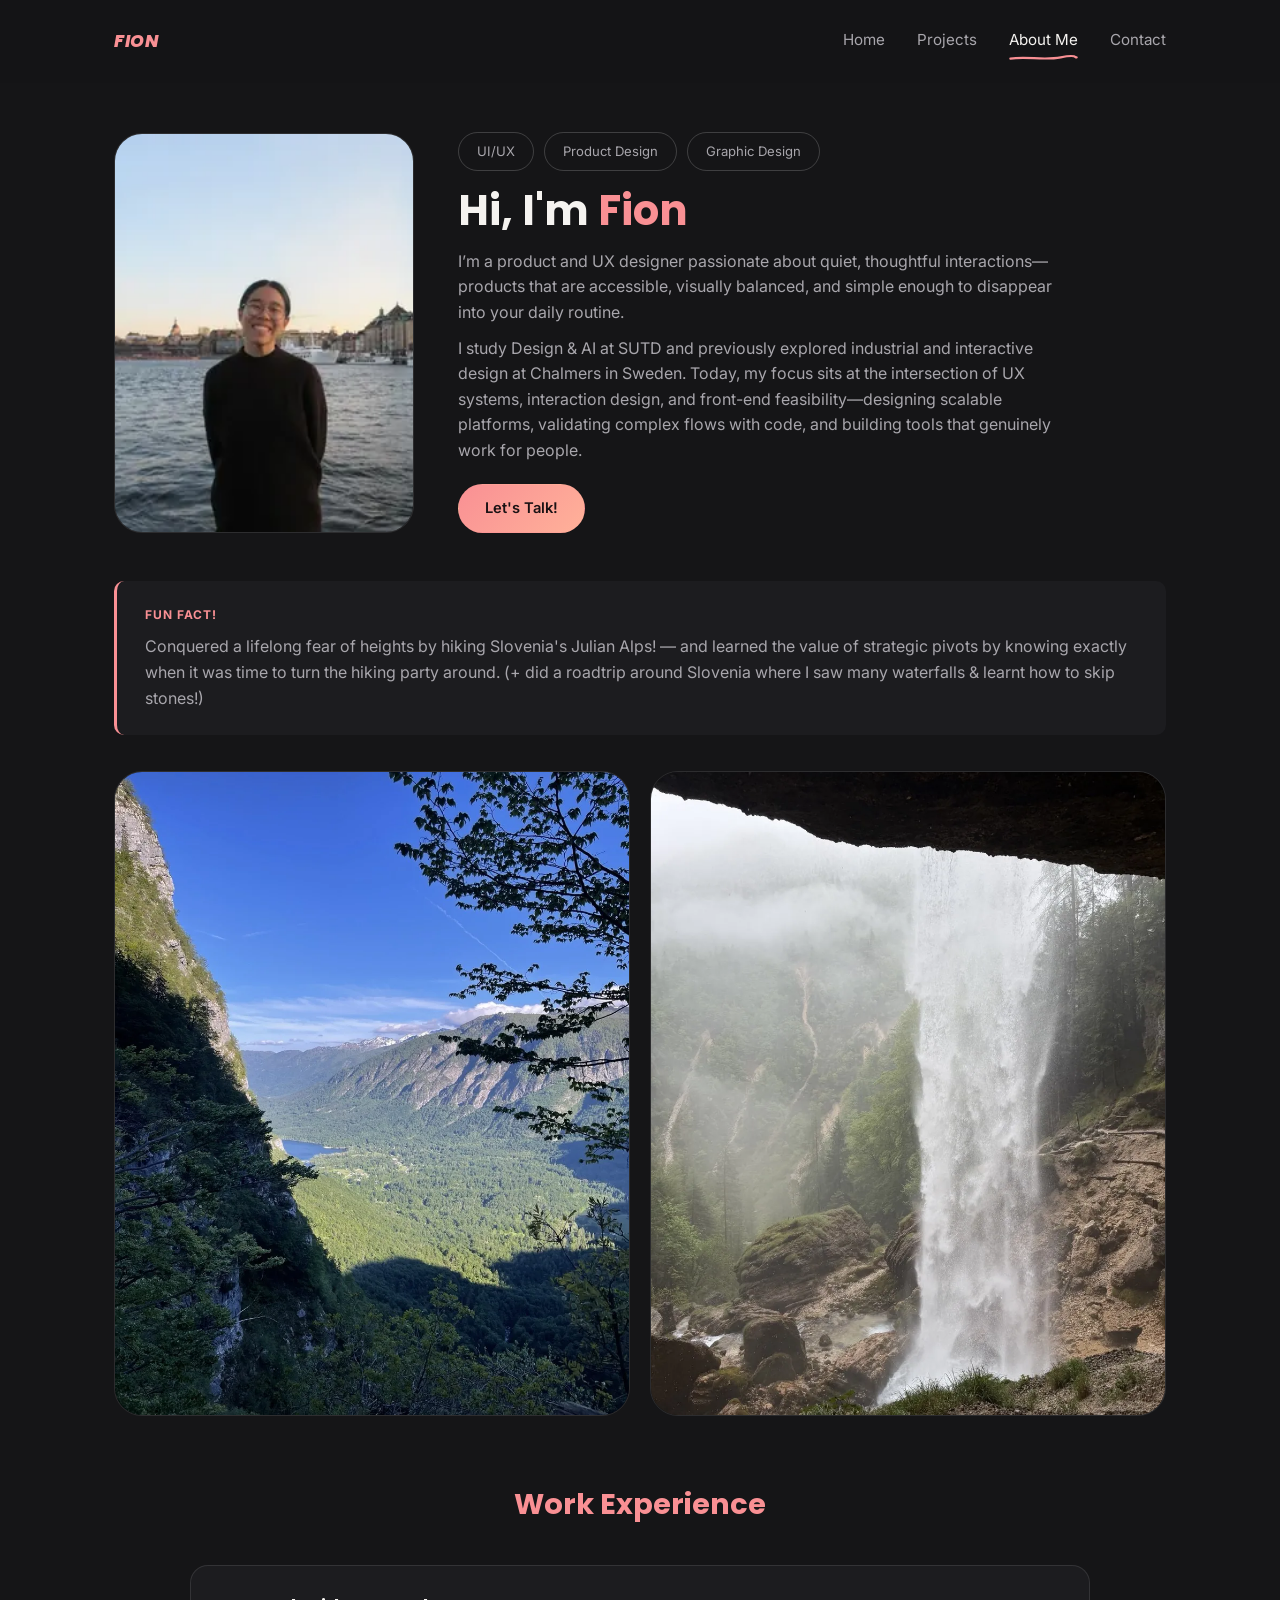
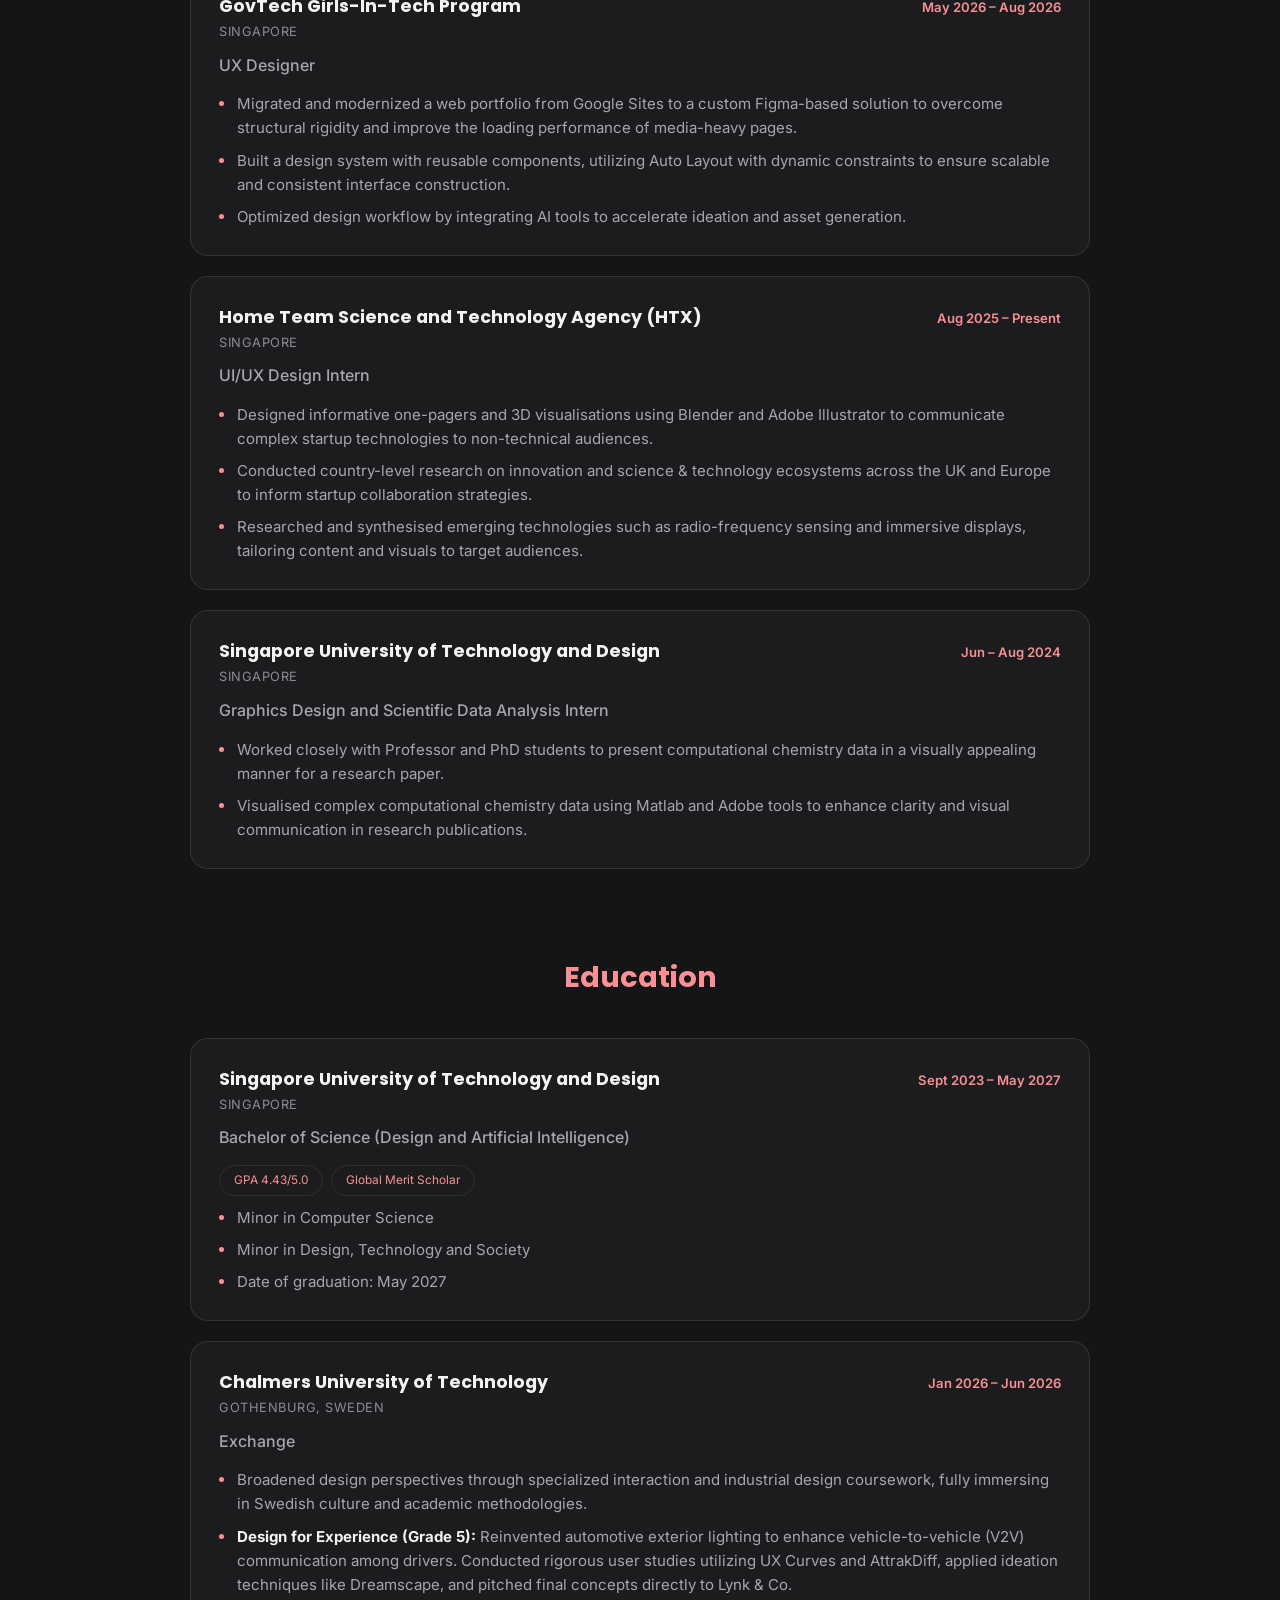
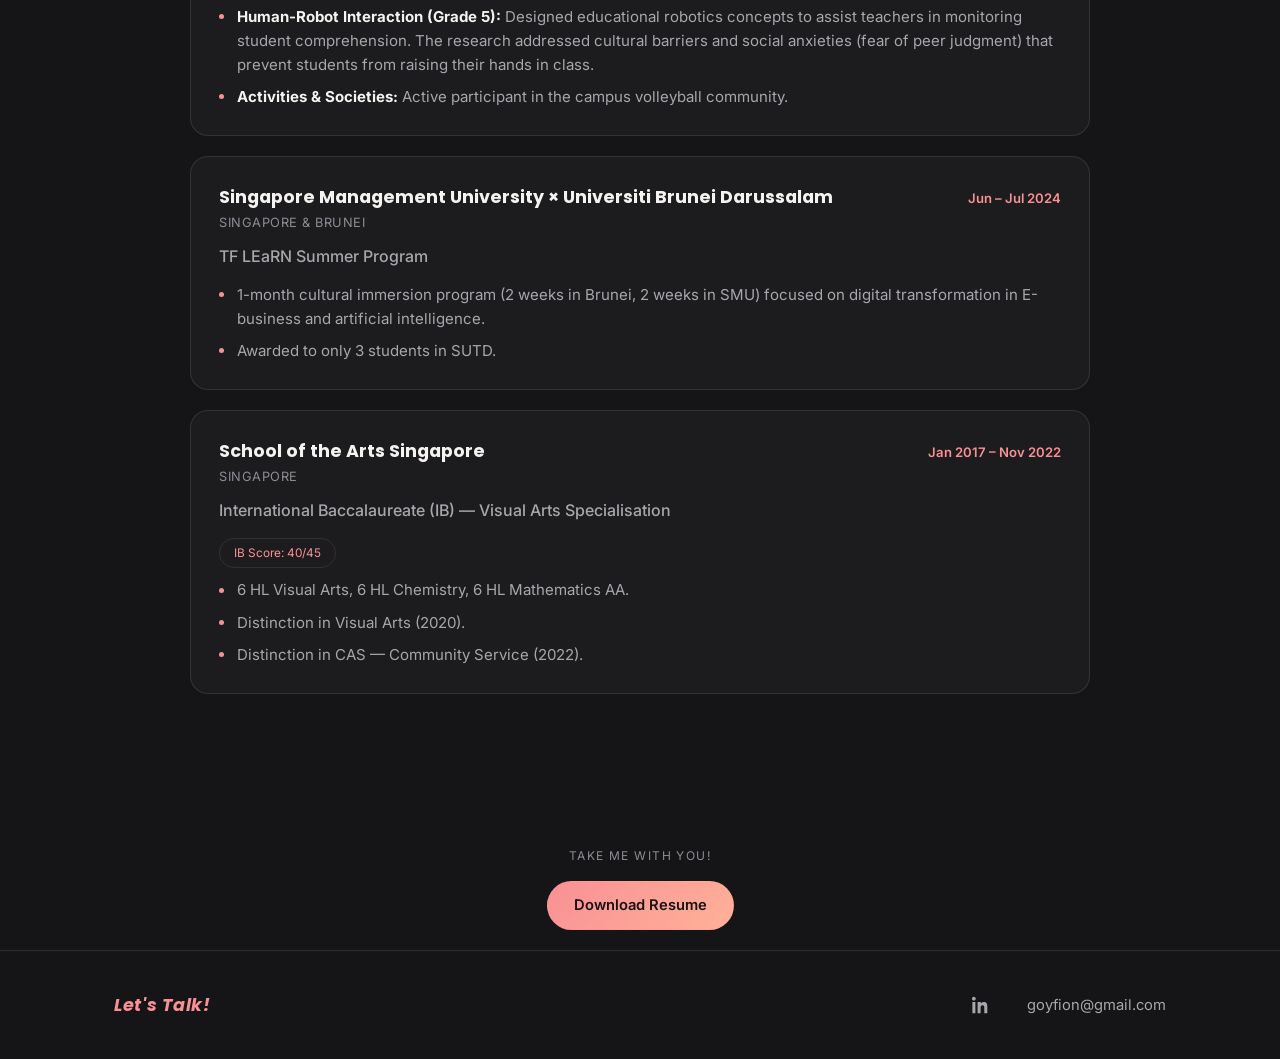
<file: about.html>
<!DOCTYPE html>
<html lang="en">
<head>
<meta charset="UTF-8">
<meta name="viewport" content="width=device-width, initial-scale=1.0">
<title>About Me — Fion</title>
<link rel="preconnect" href="https://fonts.googleapis.com">
<link rel="preconnect" href="https://fonts.gstatic.com" crossorigin>
<link rel="preload" as="style" href="https://fonts.googleapis.com/css2?family=Poppins:wght@500;600;700;800&family=Inter:wght@400;500;600&display=swap" onload="this.onload=null;this.rel='stylesheet'">
<noscript><link rel="stylesheet" href="https://fonts.googleapis.com/css2?family=Poppins:wght@500;600;700;800&family=Inter:wght@400;500;600&display=swap"></noscript>
<link rel="stylesheet" href="css/style.css">
<!-- page wipe: arrive covered if we came from a wipe (js/transition.js) -->
<script>try{if(sessionStorage.getItem('fion-wipe')&&!matchMedia('(prefers-reduced-motion: reduce)').matches)document.documentElement.classList.add('wipe-pending')}catch(e){}</script>
</head>
<body>

<header class="site-header" id="site-header" data-active="about"></header>

<main id="main">
  <section class="about-hero">
    <div class="container">
      <div class="about-photo">
        <img src="assets/images/web/profile.webp" srcset="assets/images/web/profile-400.webp 400w, assets/images/web/profile.webp 600w" sizes="(max-width: 768px) 220px, 300px" alt="Portrait of Fion" width="600" height="450" fetchpriority="high" decoding="async">
      </div>
      <div>
        <div class="tag-row">
          <span class="tag">UI/UX</span>
          <span class="tag">Product Design</span>
          <span class="tag">Graphic Design</span>
      </div>
        <h1 class="about-name" style="margin-top:16px;">Hi, I'm <span class="accent">Fion</span></h1>
        <p class="about-bio">I’m a product and UX designer passionate about quiet, thoughtful interactions—products that are accessible, visually balanced, and simple enough to disappear into your daily routine.</p>
        <p class="about-bio">I study Design & AI at SUTD and previously explored industrial and interactive design at Chalmers in Sweden. Today, my focus sits at the intersection of UX systems, interaction design, and front-end feasibility—designing scalable platforms, validating complex flows with code, and building tools that genuinely work for people.</p>
        <a class="btn btn-primary" href="contact.html" style="margin-top:20px;">Let's Talk!</a>
      </div>
    </div>
  </section>

  <section class="container" style="margin-top:8px;">
    <div class="callout">
      <div class="callout-label">FUN FACT!</div>
      <p>Conquered a lifelong fear of heights by hiking Slovenia's Julian Alps! — and learned the value of strategic pivots by knowing exactly when it was time to turn the hiking party around. (+ did a roadtrip around Slovenia where I saw many waterfalls & learnt how to skip stones!)</p>
    </div>

    <div class="photo-strip">
      <img src="assets/images/web/travel-1.webp" srcset="assets/images/web/travel-1-520.webp 520w, assets/images/web/travel-1.webp 960w" sizes="(max-width: 768px) calc(100vw - 48px), 560px" alt="View over the Julian Alps, Slovenia" width="960" height="1280" loading="lazy" decoding="async">
      <img src="assets/images/web/travel-2.webp" srcset="assets/images/web/travel-2-520.webp 520w, assets/images/web/travel-2.webp 960w" sizes="(max-width: 768px) calc(100vw - 48px), 560px" alt="Waterfall in Slovenia" width="960" height="1280" loading="lazy" decoding="async">
    </div>
  </section>

  <section class="section">
    <div class="container">
      <h2 class="eyebrow section-title">Work Experience</h2>
      <div id="experience-list" style="max-width:900px;margin:0 auto;"></div>
    </div>
  </section>

  <section class="section" style="padding-top:0;">
    <div class="container">
      <h2 class="eyebrow section-title">Education</h2>
      <div id="education-list" style="max-width:900px;margin:0 auto;"></div>
    </div>
  </section>

  <section class="resume-cta">
    <span class="eyebrow-small">TAKE ME WITH YOU!</span>
    <a class="btn btn-primary" href="assets/Goy Kai Xuan_Resume_UX.pdf" download>Download Resume</a>
  </section>
</main>

<footer class="site-footer" id="site-footer"></footer>

<script>const ROOT = '';</script>
<script src="js/partials.js" defer></script>
<script src="js/transition.js" defer></script>
<script src="js/about-data.js" defer></script>
</body>
</html>
</file>
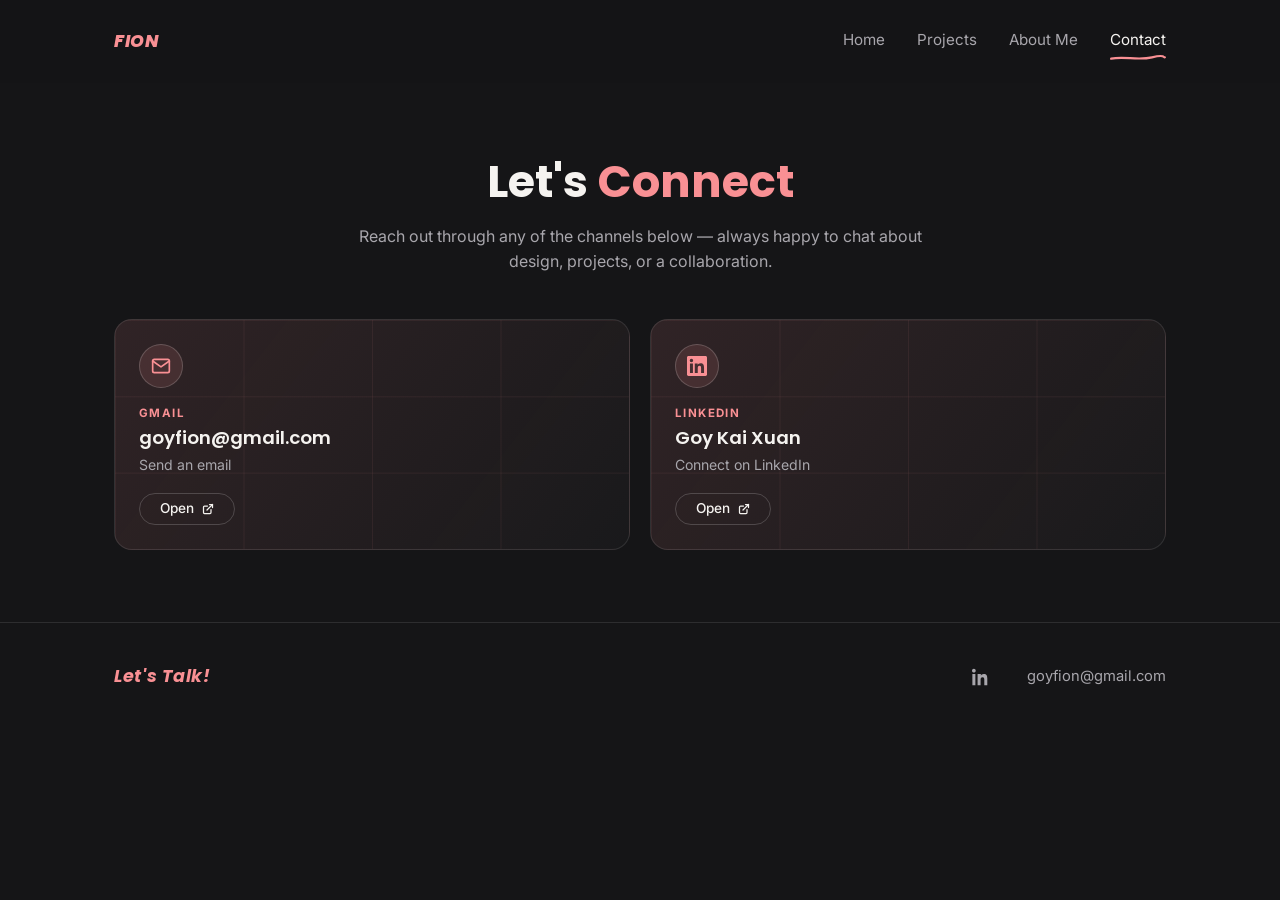
<file: contact.html>
<!DOCTYPE html>
<html lang="en">
<head>
  <meta charset="UTF-8">
  <meta name="viewport" content="width=device-width, initial-scale=1.0">
  <title>Contact — Fion</title>
  <meta name="description" content="Get in touch with Fion for UX/HCI design roles, collaborations, or inquiries.">
  <link rel="preconnect" href="https://fonts.googleapis.com">
  <link rel="preconnect" href="https://fonts.gstatic.com" crossorigin>
  <link rel="preload" as="style" href="https://fonts.googleapis.com/css2?family=Poppins:wght@500;600;700;800&family=Inter:wght@400;500;600&display=swap" onload="this.onload=null;this.rel='stylesheet'">
  <noscript><link rel="stylesheet" href="https://fonts.googleapis.com/css2?family=Poppins:wght@500;600;700;800&family=Inter:wght@400;500;600&display=swap"></noscript>
  <link rel="stylesheet" href="css/style.css">
  <!-- page wipe: arrive covered if we came from a wipe (js/transition.js) -->
  <script>try{if(sessionStorage.getItem('fion-wipe')&&!matchMedia('(prefers-reduced-motion: reduce)').matches)document.documentElement.classList.add('wipe-pending')}catch(e){}</script>
</head>
<body>

  <!-- Dynamic Navigation Mount -->
  <header class="site-header" id="site-header" data-active="contact"></header>

  <main id="main" class="section">
    <div class="container">
      
      <!-- Standardized Section Title Header -->
      <div class="section-title">
        <h1 class="case-title">Let's <span class="accent-text">Connect</span></h1>
        <p class="case-subtitle">
          Reach out through any of the channels below — always happy to chat about design, projects, or a collaboration.
        </p>
      </div>

      <!-- 2x2 Grid of Contact Cards -->
      <div class="contact-grid">
        
        <!-- Phone -->
        <!-- <a href="https://wa.me/6597275303" target="_blank" rel="noopener noreferrer" class="connect-card">
              <div class="grid-overlay" aria-hidden="true"></div>
          <div class="card-content">
            <div class="card-icon">
              <svg viewBox="0 0 24 24" width="20" height="20" fill="none" stroke="currentColor" stroke-width="2" stroke-linecap="round" stroke-linejoin="round">
                <path d="M22 16.92v3a2 2 0 0 1-2.18 2 19.79 19.79 0 0 1-8.63-3.07 19.5 19.5 0 0 1-6-6 19.79 19.79 0 0 1-3.07-8.67A2 2 0 0 1 4.11 2h3a2 2 0 0 1 2 1.72 12.84 12.84 0 0 0 .7 2.81 2 2 0 0 1-.45 2.11L8.09 9.91a16 16 0 0 0 6 6l1.27-1.27a2 2 0 0 1 2.11-.45 12.84 12.84 0 0 0 2.81.7A2 2 0 0 1 22 16.92z"/>
              </svg>
            </div>
            <div class="card-details">
              <span class="card-label">Phone</span>
              <span class="card-value">+65 9727 5303</span>
              <span class="card-sub">Call or WhatsApp</span>
            </div>
            <div class="card-btn">
              <span>Open</span>
              <svg viewBox="0 0 24 24" width="12" height="12" fill="none" stroke="currentColor" stroke-width="2.5" stroke-linecap="round" stroke-linejoin="round">
                <path d="M18 13v6a2 2 0 0 1-2 2H5a2 2 0 0 1-2-2V8a2 2 0 0 1 2-2h6"></path>
                <polyline points="15 3 21 3 21 9"></polyline>
                <line x1="10" y1="14" x2="21" y2="3"></line>
              </svg>
            </div>
          </div>
        </a> -->

        <!-- Telegram -->
        <!-- <a href="https://t.me/Fiongoy" target="_blank" rel="noopener" class="connect-card">
          <div class="grid-overlay" aria-hidden="true"></div>
          <div class="card-content">
            <div class="card-icon">
              <svg viewBox="0 0 24 24" width="20" height="20" fill="currentColor">
                <path d="M12 0C5.373 0 0 5.373 0 12s5.373 12 12 12 12-5.373 12-12S18.627 0 12 0zm5.894 8.221l-1.97 9.288c-.145.658-.537.818-1.084.508l-3-2.21-1.446 1.394c-.16.16-.295.295-.605.295l.213-3.053 5.56-5.023c.242-.213-.054-.333-.373-.121l-6.871 4.326-2.962-.924c-.643-.204-.657-.643.136-.953l11.57-4.458c.538-.196 1.006.128.832.93z"/>
              </svg>
            </div>
            <div class="card-details">
              <span class="card-label">Telegram</span>
              <span class="card-value">@Fiongoy</span>
              <span class="card-sub">Message on Telegram</span>
            </div>
            <div class="card-btn">
              <span>Open</span>
              <svg viewBox="0 0 24 24" width="12" height="12" fill="none" stroke="currentColor" stroke-width="2.5" stroke-linecap="round" stroke-linejoin="round">
                <path d="M18 13v6a2 2 0 0 1-2 2H5a2 2 0 0 1-2-2V8a2 2 0 0 1 2-2h6"></path>
                <polyline points="15 3 21 3 21 9"></polyline>
                <line x1="10" y1="14" x2="21" y2="3"></line>
              </svg>
            </div>
          </div>
        </a> -->

        <!-- Gmail -->
        <a href="mailto:goyfion@gmail.com" class="connect-card">
          <div class="grid-overlay" aria-hidden="true"></div>
          <div class="card-content">
            <div class="card-icon">
              <svg viewBox="0 0 24 24" width="20" height="20" fill="none" stroke="currentColor" stroke-width="2" stroke-linecap="round" stroke-linejoin="round">
                <path d="M4 4h16c1.1 0 2 .9 2 2v12c0 1.1-.9 2-2 2H4c-1.1 0-2-.9-2-2V6c0-1.1.9-2 2-2z"/>
                <polyline points="22,6 12,13 2,6"/>
              </svg>
            </div>
            <div class="card-details">
              <span class="card-label">Gmail</span>
              <span class="card-value">goyfion@gmail.com</span>
              <span class="card-sub">Send an email</span>
            </div>
            <div class="card-btn">
              <span>Open</span>
              <svg viewBox="0 0 24 24" width="12" height="12" fill="none" stroke="currentColor" stroke-width="2.5" stroke-linecap="round" stroke-linejoin="round">
                <path d="M18 13v6a2 2 0 0 1-2 2H5a2 2 0 0 1-2-2V8a2 2 0 0 1 2-2h6"></path>
                <polyline points="15 3 21 3 21 9"></polyline>
                <line x1="10" y1="14" x2="21" y2="3"></line>
              </svg>
            </div>
          </div>
        </a>

        <!-- LinkedIn -->
        <a href="https://www.linkedin.com/in/goykaixuan" target="_blank" rel="noopener" class="connect-card">
          <div class="grid-overlay" aria-hidden="true"></div>
          <div class="card-content">
            <div class="card-icon">
              <svg viewBox="0 0 24 24" width="20" height="20" fill="currentColor">
                <path d="M20.447 20.452h-3.554v-5.569c0-1.328-.027-3.037-1.852-3.037-1.853 0-2.136 1.445-2.136 2.939v5.667H9.351V9h3.414v1.561h.046c.477-.9 1.637-1.85 3.37-1.85 3.601 0 4.267 2.37 4.267 5.455v6.286zM5.337 7.433a2.062 2.062 0 0 1-2.063-2.065 2.064 2.064 0 1 1 2.063 2.065zm1.782 13.019H3.555V9h3.564v11.452zM22.225 0H1.771C.792 0 0 .774 0 1.729v20.542C0 23.227.792 24 1.771 24h20.451C23.2 24 24 23.227 24 22.271V1.729C24 .774 23.2 0 22.222 0h.003z"/>
              </svg>
            </div>
            <div class="card-details">
              <span class="card-label">LinkedIn</span>
              <span class="card-value">Goy Kai Xuan</span>
              <span class="card-sub">Connect on LinkedIn</span>
            </div>
            <div class="card-btn">
              <span>Open</span>
              <svg viewBox="0 0 24 24" width="12" height="12" fill="none" stroke="currentColor" stroke-width="2.5" stroke-linecap="round" stroke-linejoin="round">
                <path d="M18 13v6a2 2 0 0 1-2 2H5a2 2 0 0 1-2-2V8a2 2 0 0 1 2-2h6"></path>
                <polyline points="15 3 21 3 21 9"></polyline>
                <line x1="10" y1="14" x2="21" y2="3"></line>
              </svg>
            </div>
          </div>
        </a>

      </div>
    </div>
  </main>

  <!-- Dynamic Footer Mount -->
  <footer class="site-footer" id="site-footer"></footer>

  <script>const ROOT = '';</script>
  <script src="js/partials.js" defer></script>
  <script src="js/transition.js" defer></script>
</body>
</html>
</file>
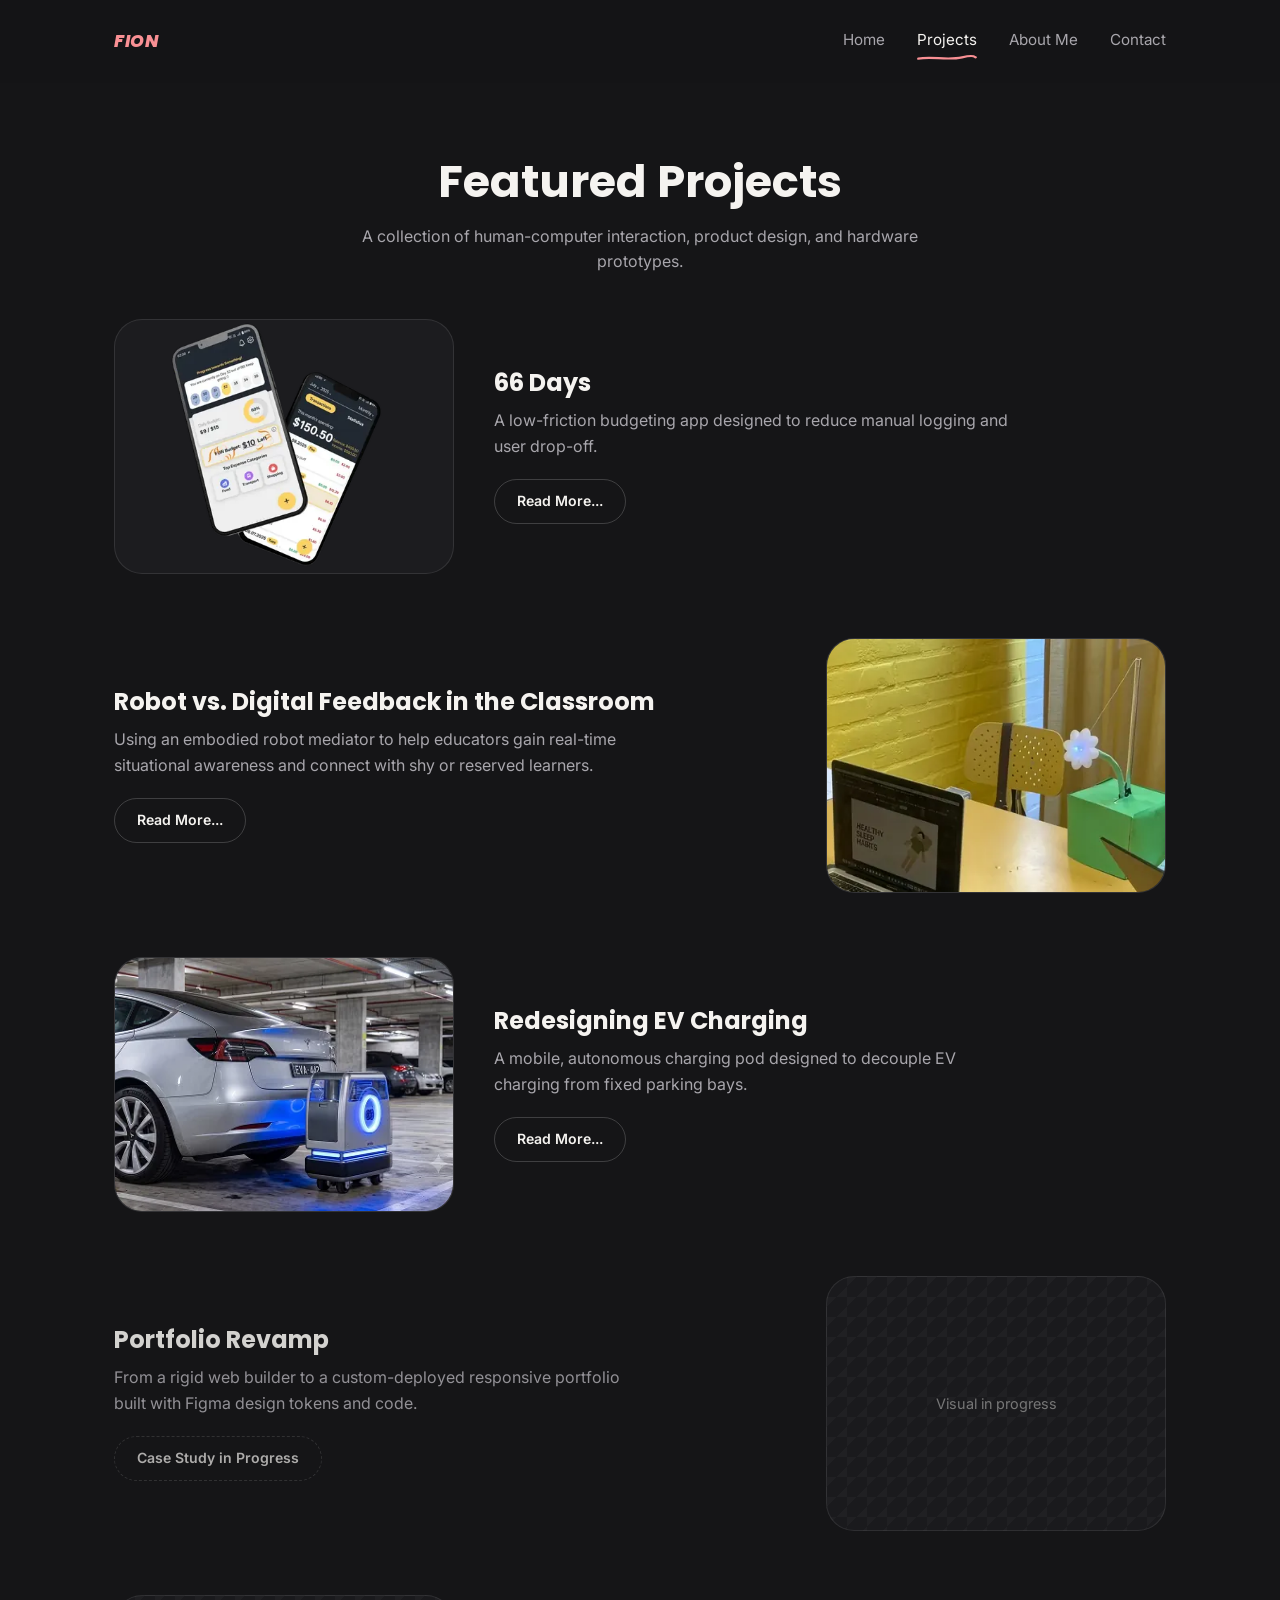
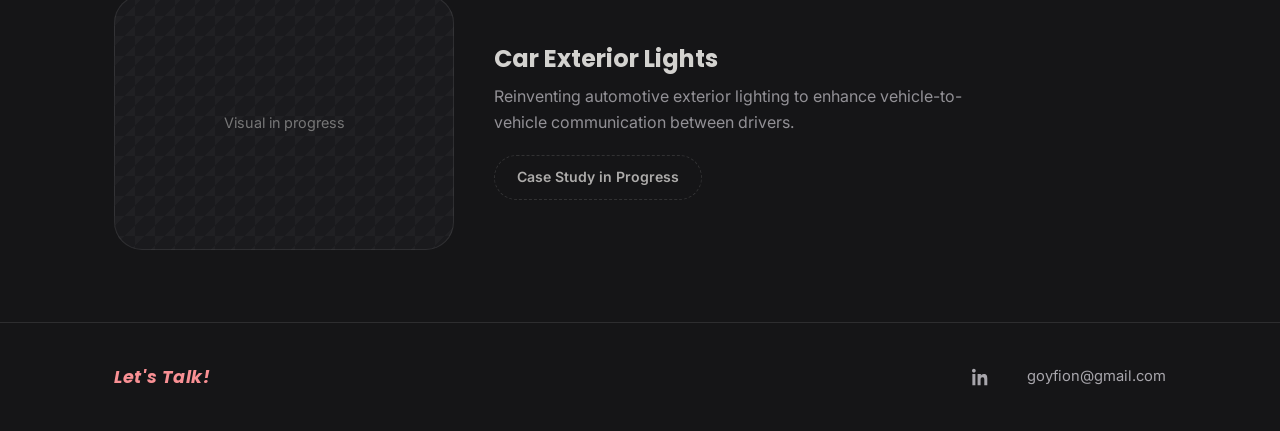
<file: projects.html>
<!DOCTYPE html>
<html lang="en">
<head>
<meta charset="UTF-8">
<meta name="viewport" content="width=device-width, initial-scale=1.0">
<title>Fion — UI/UX & Product Designer</title>
<meta name="description" content="Fion — designer building products that are intuitive, accessible and aesthetically pleasing.">
<link rel="preconnect" href="https://fonts.googleapis.com">
<link rel="preconnect" href="https://fonts.gstatic.com" crossorigin>
<link rel="preload" as="style" href="https://fonts.googleapis.com/css2?family=Poppins:wght@500;600;700;800&family=Inter:wght@400;500;600&display=swap" onload="this.onload=null;this.rel='stylesheet'">
<noscript><link rel="stylesheet" href="https://fonts.googleapis.com/css2?family=Poppins:wght@500;600;700;800&family=Inter:wght@400;500;600&display=swap"></noscript>
<link rel="stylesheet" href="css/style.css">
<!-- page wipe: arrive covered if we came from a wipe (js/transition.js) -->
<script>try{if(sessionStorage.getItem('fion-wipe')&&!matchMedia('(prefers-reduced-motion: reduce)').matches)document.documentElement.classList.add('wipe-pending')}catch(e){}</script>
</head>
<body>


  <!-- Dynamic Navigation Mount -->
  <header class="site-header" id="site-header" data-active="projects"></header>

  <main id="main" class="section">
    <div class="container">
      <div class="section-title">
        <h1 class="case-title">Featured Projects</h1>
        <p class="case-subtitle">A collection of human-computer interaction, product design, and hardware prototypes.</p>
      </div>

      <!-- THIS IS THE NEW CONTAINER - Replaces the old static grid -->
      <div class="project-list" id="project-list" data-heading="h2">
        <!-- JS will render projects here -->
      </div>
      
    </div>
  </main>

  <!-- Dynamic Footer Mount -->
<footer class="site-footer" id="site-footer"></footer>

<script>const ROOT = '';</script>
<script src="js/partials.js" defer></script>
<script src="js/transition.js" defer></script>
<script src="js/projects-data.js" defer></script>
</body>
</html>
</file>
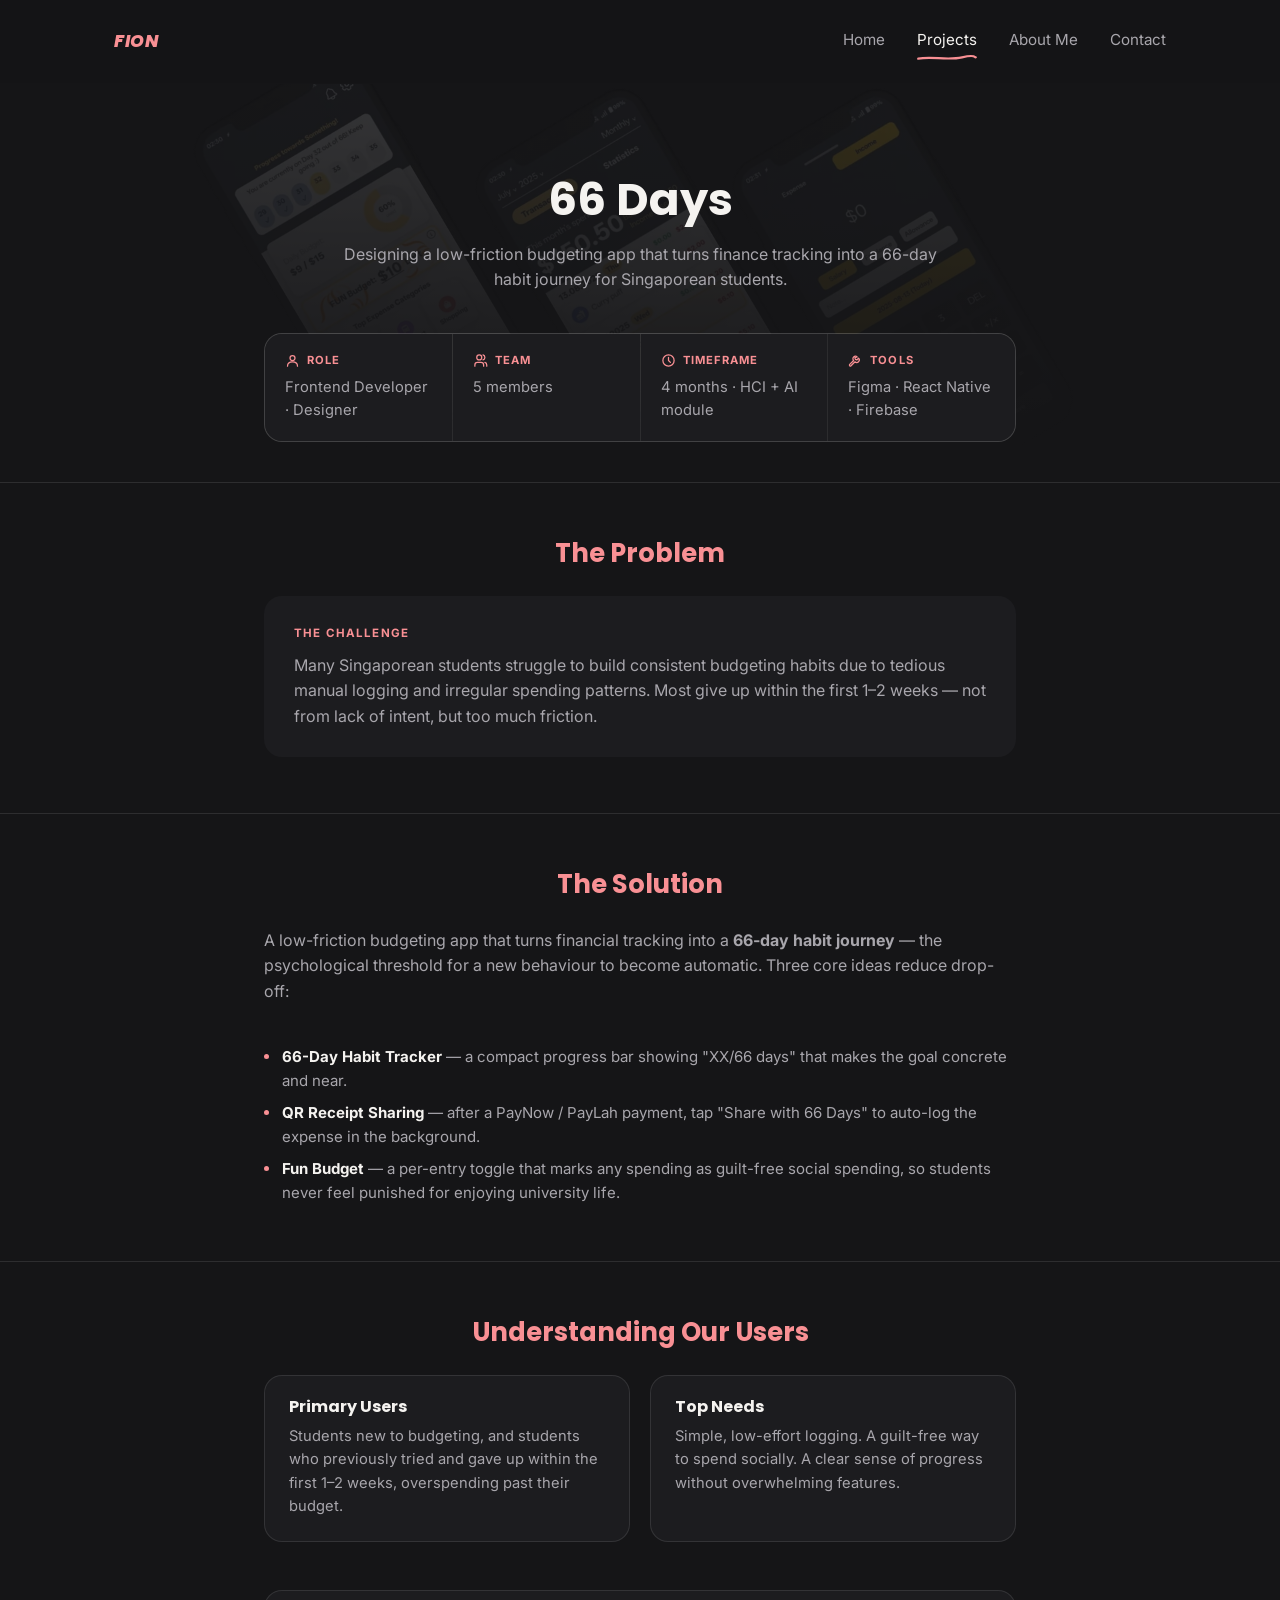
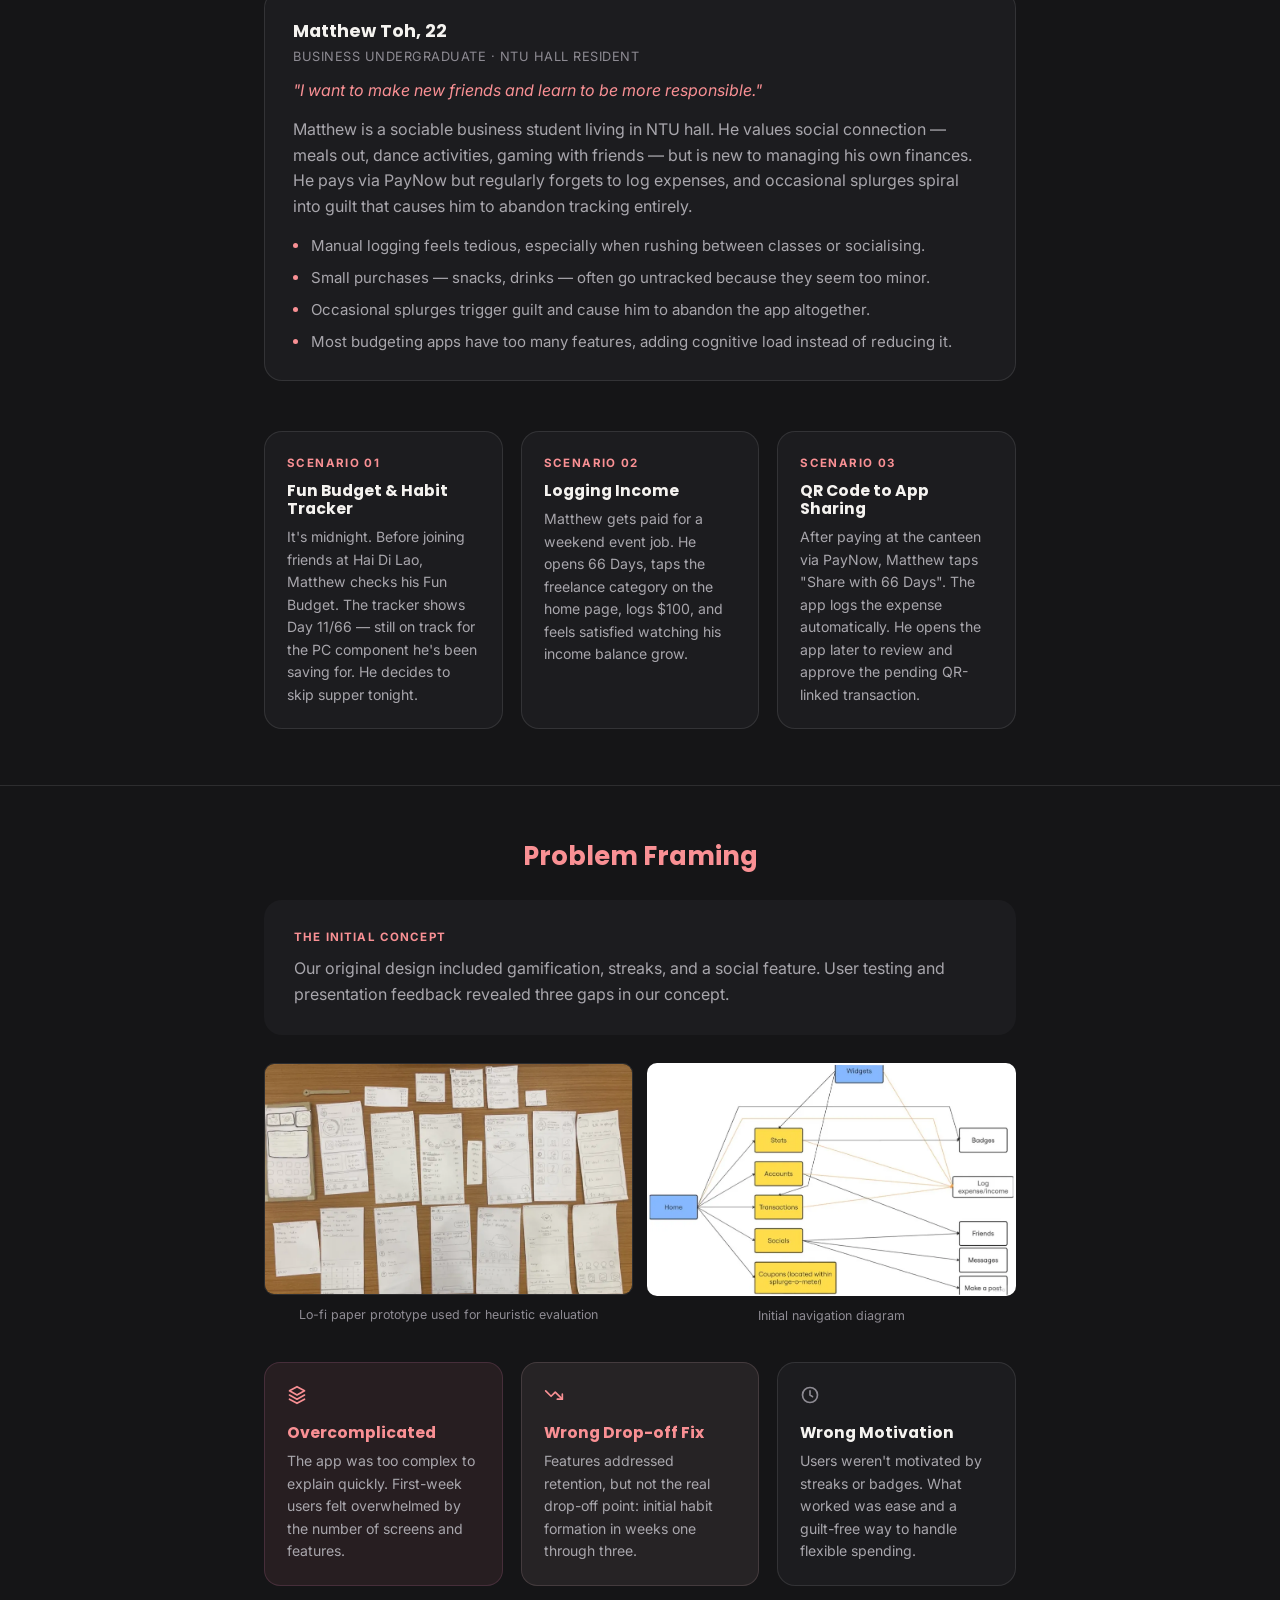
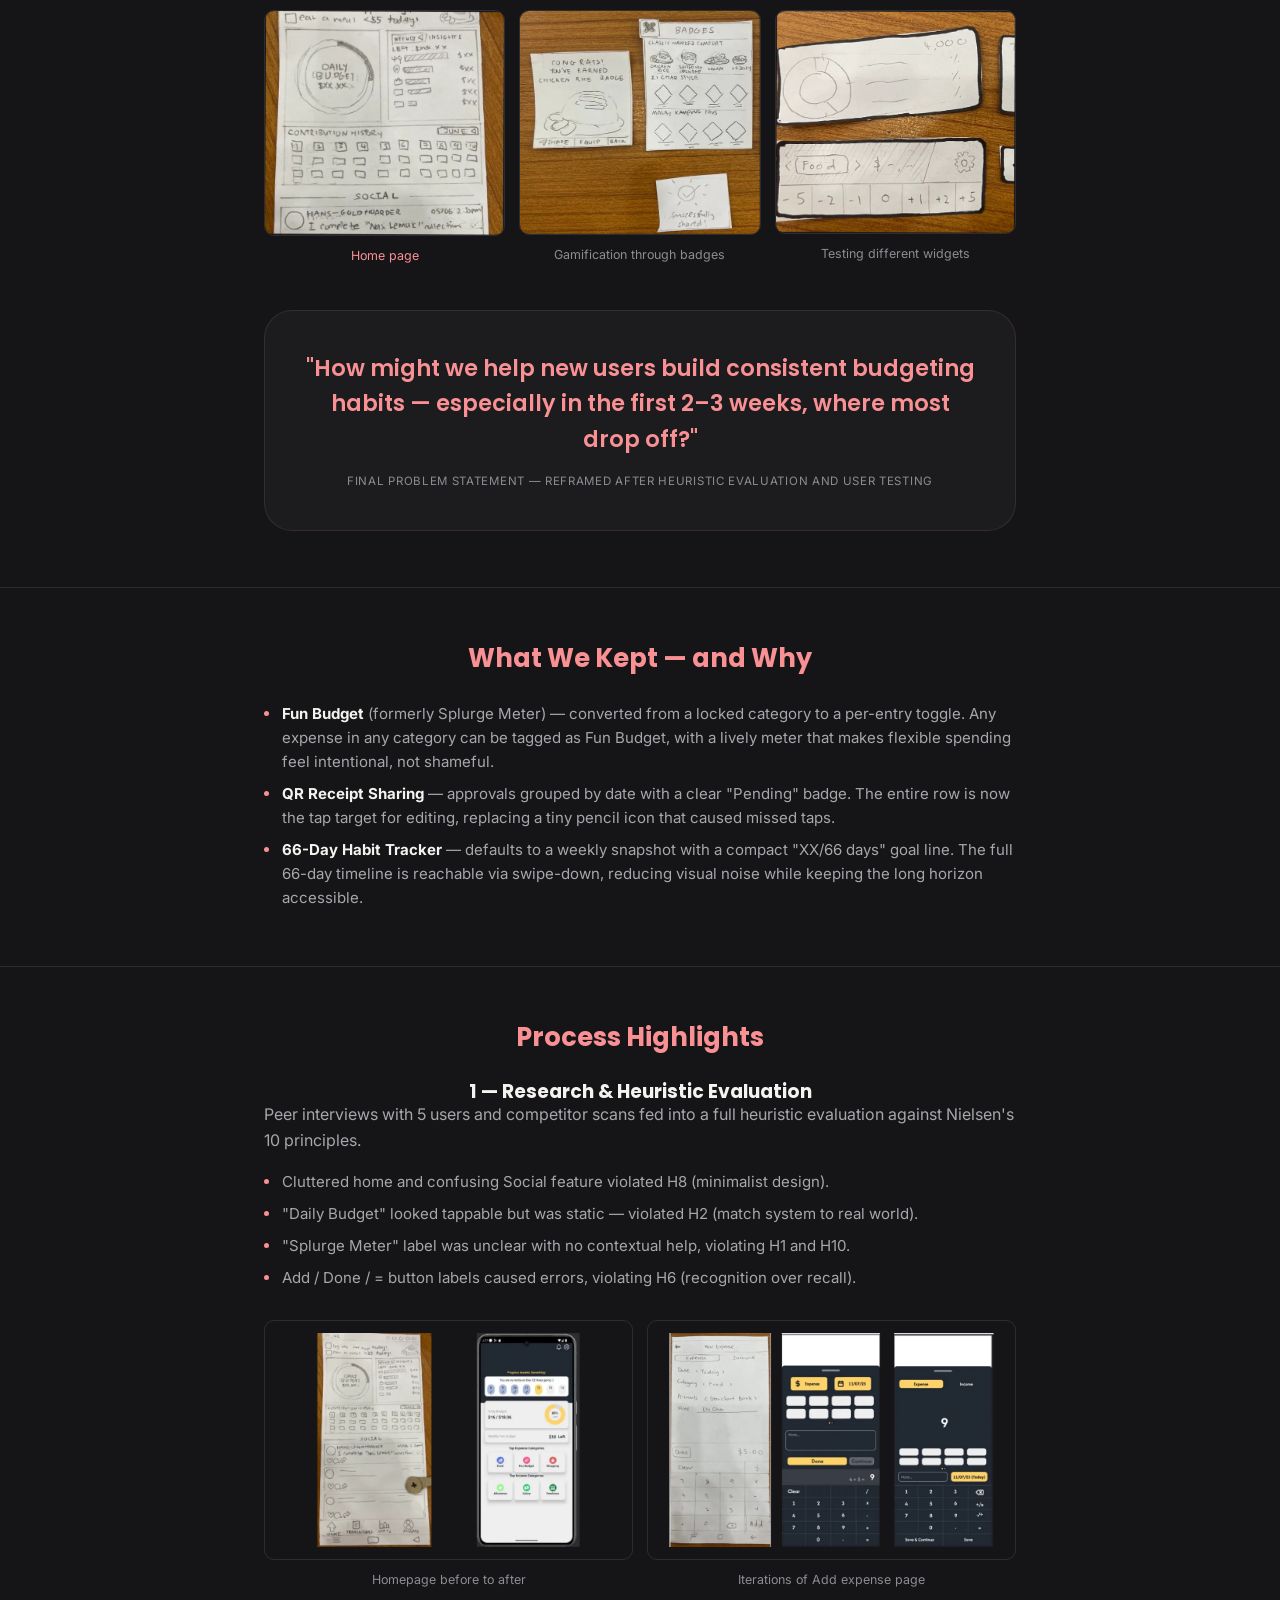
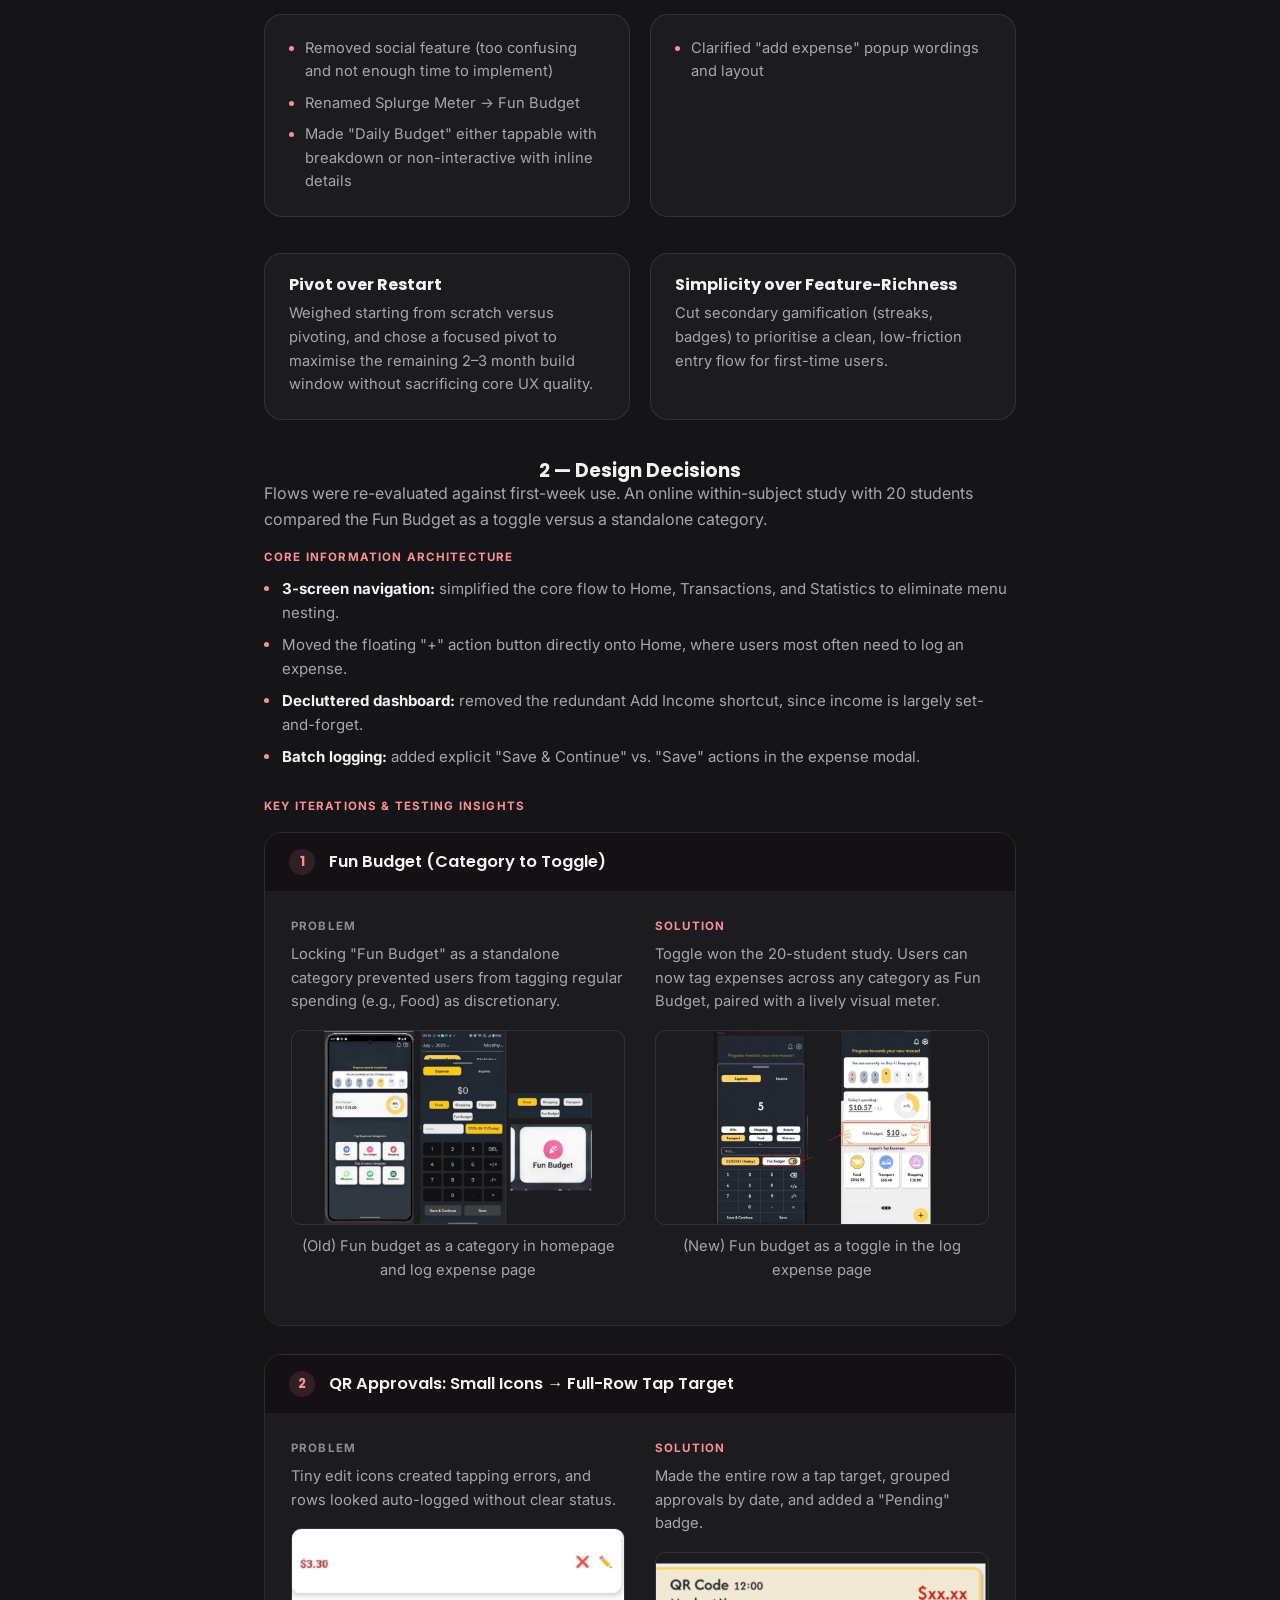
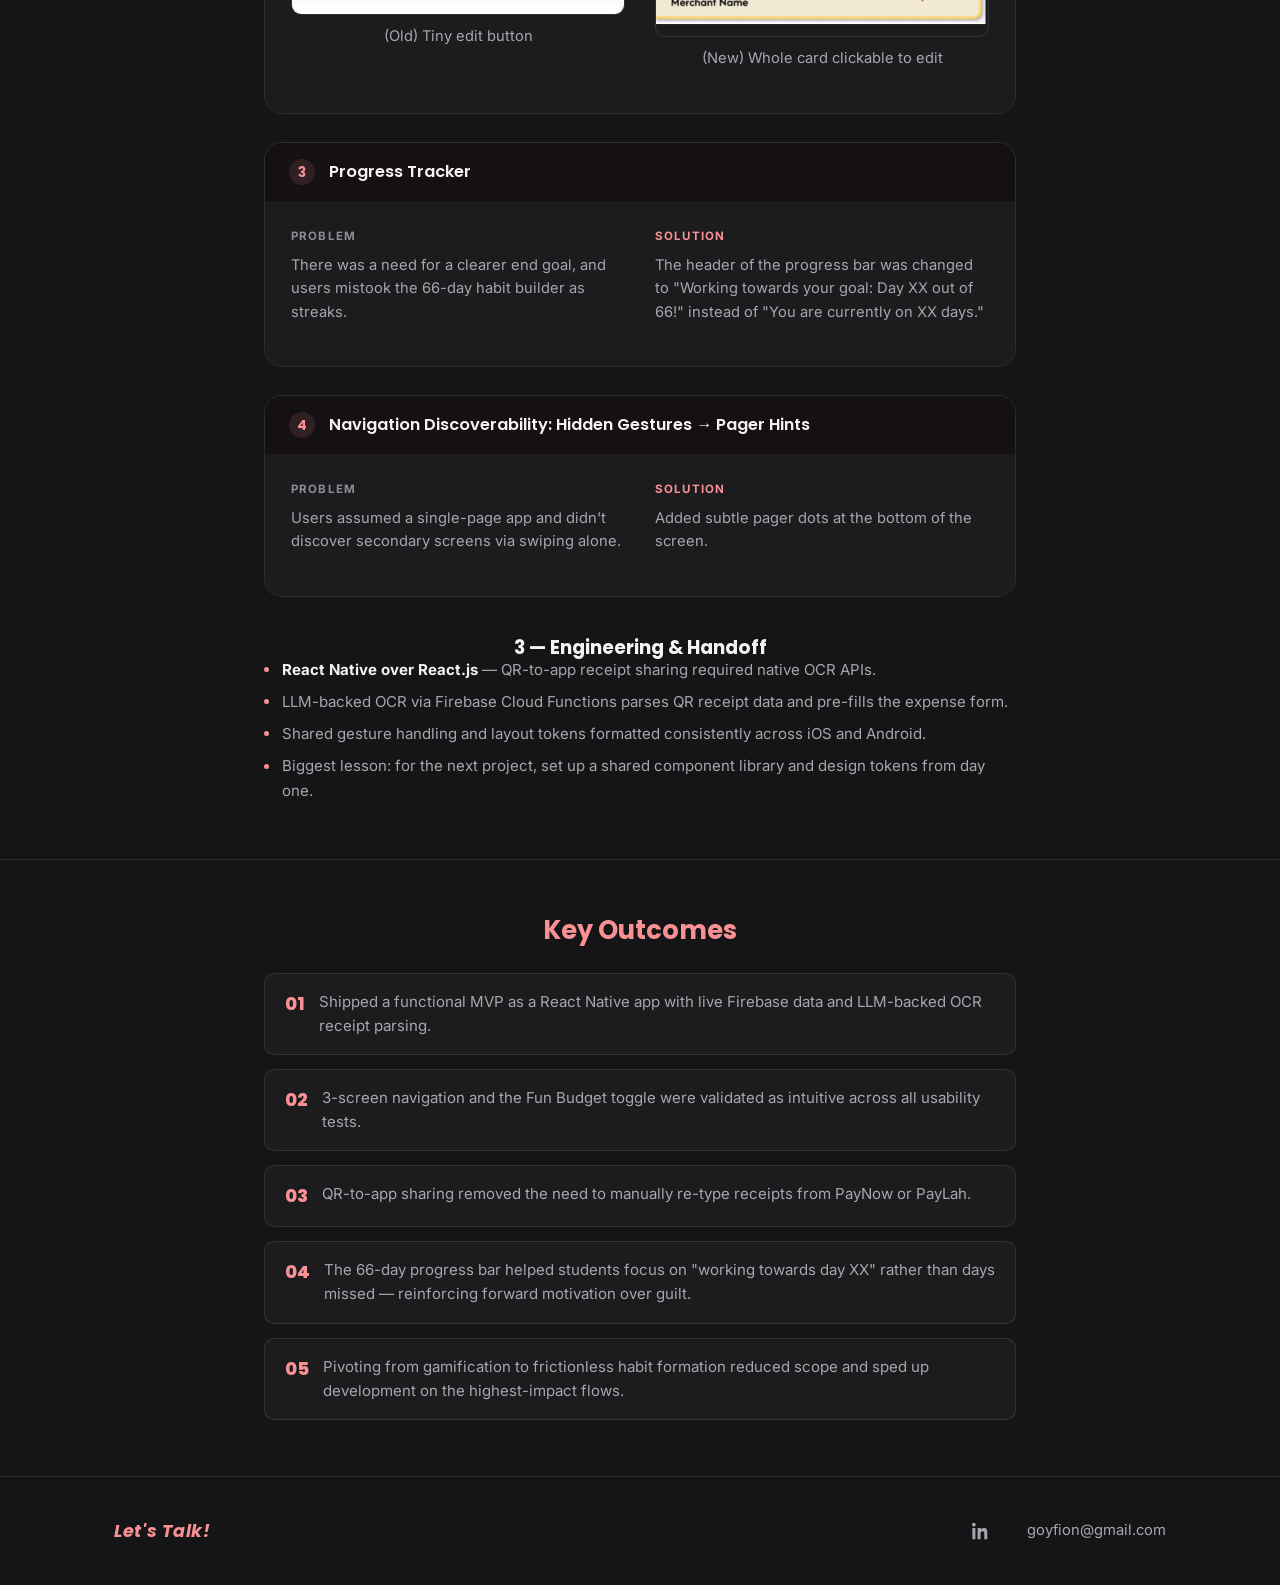
<file: projects/66-days.html>
<!DOCTYPE html>
<html lang="en">
<head>
<meta charset="UTF-8">
<meta name="viewport" content="width=device-width, initial-scale=1.0">
<title>66 Days — Case Study — Fion</title>
<link rel="preconnect" href="https://fonts.googleapis.com">
<link rel="preconnect" href="https://fonts.gstatic.com" crossorigin>
<link rel="preload" as="style" href="https://fonts.googleapis.com/css2?family=Poppins:wght@500;600;700;800&family=Inter:wght@400;500;600&display=swap" onload="this.onload=null;this.rel='stylesheet'">
<noscript><link rel="stylesheet" href="https://fonts.googleapis.com/css2?family=Poppins:wght@500;600;700;800&family=Inter:wght@400;500;600&display=swap"></noscript>
<link rel="preload" as="image" href="../assets/images/web/hero-mockup-66days.webp" fetchpriority="high">
<link rel="stylesheet" href="../css/style.css">
<!-- page wipe: arrive covered if we came from a wipe (js/transition.js) -->
<script>try{if(sessionStorage.getItem('fion-wipe')&&!matchMedia('(prefers-reduced-motion: reduce)').matches)document.documentElement.classList.add('wipe-pending')}catch(e){}</script>
</head>
<body>

<header class="site-header" id="site-header" data-active=""></header>

<main id="main">
  <section class="case-hero">
    <div class="case-hero-bg" style="background-image:url('../assets/images/web/hero-mockup-66days.webp'); background-color:#151517;"></div>
    <div class="container case-narrow">
      <h1 class="case-title">66 Days</h1>
      <p class="case-subtitle">Designing a low-friction budgeting app that turns finance tracking into a 66-day habit journey for Singaporean students.</p>
      <div class="meta-grid">
        <div class="meta-item"><div class="meta-label"><svg class="icon" viewBox="0 0 24 24"><circle cx="12" cy="8" r="4"/><path d="M4 21c0-4.4 3.6-7 8-7s8 2.6 8 7"/></svg>Role</div><div class="meta-value">Frontend Developer · Designer</div></div>
        <div class="meta-item"><div class="meta-label"><svg class="icon" viewBox="0 0 24 24"><path d="M17 21v-2a4 4 0 0 0-4-4H7a4 4 0 0 0-4 4v2"/><circle cx="10" cy="7" r="4"/><path d="M22 21v-2a4 4 0 0 0-3-3.87"/><path d="M16 3.13a4 4 0 0 1 0 7.75"/></svg>Team</div><div class="meta-value">5 members</div></div>
        <div class="meta-item"><div class="meta-label"><svg class="icon" viewBox="0 0 24 24"><circle cx="12" cy="12" r="9"/><path d="M12 7v5l3 3"/></svg>Timeframe</div><div class="meta-value">4 months · HCI + AI module</div></div>
        <div class="meta-item"><div class="meta-label"><svg class="icon" viewBox="0 0 24 24"><path d="M14.7 6.3a4 4 0 0 0-5.66 5.66l-6.3 6.3a1.5 1.5 0 0 0 2.12 2.12l6.3-6.3a4 4 0 0 0 5.66-5.66l-2.5 2.5-2.5-.83-.83-2.5z"/></svg>Tools</div><div class="meta-value">Figma · React Native · Firebase</div></div>
      </div>
    </div>
  </section>

  <section class="case-section">
    <div class="container case-narrow">
      <h2 class="case-section-title">The Problem</h2>
      <div class="problem-box">
        <div class="problem-label">THE CHALLENGE</div>
        <p>Many Singaporean students struggle to build consistent budgeting habits due to tedious manual logging and irregular spending patterns. Most give up within the first 1–2 weeks — not from lack of intent, but too much friction.</p>
      </div>
    </div>
  </section>

  <section class="case-section">
    <div class="container case-narrow">
      <h2 class="case-section-title">The Solution</h2>
      <div class="case-body">
        <p>A low-friction budgeting app that turns financial tracking into a <strong>66-day habit journey</strong> — the psychological threshold for a new behaviour to become automatic. Three core ideas reduce drop-off:</p>
      </div>
      <div class="subsection">
        <ul>
          <li><strong>66-Day Habit Tracker</strong> — a compact progress bar showing "XX/66 days" that makes the goal concrete and near.</li>
          <li><strong>QR Receipt Sharing</strong> — after a PayNow / PayLah payment, tap "Share with 66 Days" to auto-log the expense in the background.</li>
          <li><strong>Fun Budget</strong> — a per-entry toggle that marks any spending as guilt-free social spending, so students never feel punished for enjoying university life.</li>
        </ul>
      </div>
    </div>
  </section>

  <section class="case-section">
    <div class="container case-narrow">
      <h2 class="case-section-title">Understanding Our Users</h2>
      <div class="pair-grid">
        <div class="pair-card">
          <h3 class="h4">Primary Users</h3>
          <p>Students new to budgeting, and students who previously tried and gave up within the first 1–2 weeks, overspending past their budget.</p>
        </div>
        <div class="pair-card">
          <h3 class="h4">Top Needs</h3>
          <p>Simple, low-effort logging. A guilt-free way to spend socially. A clear sense of progress without overwhelming features.</p>
        </div>
      </div>

      <div class="subsection" style="max-width:760px;">
        <div class="timeline-card" style="margin-top:8px;">
          <div class="timeline-role">Matthew Toh, 22</div>
          <div class="timeline-place">Business Undergraduate · NTU Hall Resident</div>
          <p style="color:var(--accent);font-style:italic;margin:10px 0 14px;">"I want to make new friends and learn to be more responsible."</p>
          <p style="color:var(--text-dim);margin-bottom:14px;">Matthew is a sociable business student living in NTU hall. He values social connection — meals out, dance activities, gaming with friends — but is new to managing his own finances. He pays via PayNow but regularly forgets to log expenses, and occasional splurges spiral into guilt that causes him to abandon tracking entirely.</p>
          <ul>
            <li>Manual logging feels tedious, especially when rushing between classes or socialising.</li>
            <li>Small purchases — snacks, drinks — often go untracked because they seem too minor.</li>
            <li>Occasional splurges trigger guilt and cause him to abandon the app altogether.</li>
            <li>Most budgeting apps have too many features, adding cognitive load instead of reducing it.</li>
          </ul>
        </div>
      </div>

      <div class="trio-grid" style="margin-top:30px;">
        <div class="trio-card">
          <div class="scenario-label">Scenario 01</div>
          <h3 class="h4">Fun Budget & Habit Tracker</h3>
          <p>It's midnight. Before joining friends at Hai Di Lao, Matthew checks his Fun Budget. The tracker shows Day 11/66 — still on track for the PC component he's been saving for. He decides to skip supper tonight.</p>
        </div>
        <div class="trio-card">
          <div class="scenario-label">Scenario 02</div>
          <h3 class="h4">Logging Income</h3>
          <p>Matthew gets paid for a weekend event job. He opens 66 Days, taps the freelance category on the home page, logs $100, and feels satisfied watching his income balance grow.</p>
        </div>
        <div class="trio-card">
          <div class="scenario-label">Scenario 03</div>
          <h3 class="h4">QR Code to App Sharing</h3>
          <p>After paying at the canteen via PayNow, Matthew taps "Share with 66 Days". The app logs the expense automatically. He opens the app later to review and approve the pending QR-linked transaction.</p>
        </div>
      </div>
    </div>
  </section>

  <section class="case-section">
    <div class="container case-narrow">
      <h2 class="case-section-title">Problem Framing</h2>
      <div class="problem-box">
        <div class="problem-label">THE INITIAL CONCEPT</div>
        <p>Our original design included gamification, streaks, and a social feature. User testing and presentation feedback revealed three gaps in our concept.</p>
      </div>
      <div class="image-grid cols-2">
        <div>
          <img src="../assets/images/web/pf-lofi-prototype.webp" alt="Lo-fi paper prototype used for heuristic evaluation" style="border-radius:var(--radius-sm);border:1px solid var(--border);width:100%;" width="912" height="570" loading="lazy" decoding="async">
          <p class="caption">Lo-fi paper prototype used for heuristic evaluation</p>
        </div>
        <div>
          <img src="../assets/images/web/pf-nav-diagram.webp" alt="Initial navigation diagram" style="border-radius:var(--radius-sm);border:1px solid var(--border);width:100%;background:#fff;" width="915" height="574" loading="lazy" decoding="async">
          <p class="caption">Initial navigation diagram</p>
        </div>
      </div>

      <div class="trio-grid trio-grid-accent-first" style="margin-top:36px;">
        <div class="trio-card trio-card-pink">
          <svg class="icon icon-lg trio-icon" viewBox="0 0 24 24"><path d="m12 2 9 5-9 5-9-5 9-5Z"/><path d="m3 12 9 5 9-5"/><path d="m3 17 9 5 9-5"/></svg>
          <h3 class="h4">Overcomplicated</h3>
          <p>The app was too complex to explain quickly. First-week users felt overwhelmed by the number of screens and features.</p>
        </div>
        <div class="trio-card trio-card-pink-light">
          <svg class="icon icon-lg trio-icon" viewBox="0 0 24 24"><path d="m22 17-8.5-8.5-5 5L2 7"/><path d="M16 17h6v-6"/></svg>
          <h3 class="h4">Wrong Drop-off Fix</h3>
          <p>Features addressed retention, but not the real drop-off point: initial habit formation in weeks one through three.</p>
        </div>
        <div class="trio-card">
          <svg class="icon icon-lg trio-icon" viewBox="0 0 24 24"><circle cx="12" cy="12" r="9"/><path d="M12 7v5l3 2"/></svg>
          <h3 class="h4">Wrong Motivation</h3>
          <p>Users weren't motivated by streaks or badges. What worked was ease and a guilt-free way to handle flexible spending.</p>
        </div>
      </div>

      <div class="image-grid" style="margin-top:24px;">
        <div>
          <img src="../assets/images/web/pf-home-page-sketch.webp" alt="Home page paper sketch" style="border-radius:var(--radius-sm);border:1px solid var(--border);width:100%;" width="616" height="576" loading="lazy" decoding="async">
          <p class="caption" style="color:var(--accent);">Home page</p>
        </div>
        <div>
          <img src="../assets/images/web/pf-gamification-badges.webp" alt="Gamification through badges paper sketch" style="border-radius:var(--radius-sm);border:1px solid var(--border);width:100%;" width="614" height="573" loading="lazy" decoding="async">
          <p class="caption">Gamification through badges</p>
        </div>
        <div>
          <img src="../assets/images/web/pf-testing-widgets.webp" alt="Testing different widgets paper sketch" style="border-radius:var(--radius-sm);border:1px solid var(--border);width:100%;" width="616" height="573" loading="lazy" decoding="async">
          <p class="caption">Testing different widgets</p>
        </div>
      </div>

      <div class="quote-block" style="margin-top:44px;">
        <p class="quote">"How might we help new users build consistent budgeting habits — especially in the first 2–3 weeks, where most drop off?"</p>
        <p class="quote-cite">Final problem statement — reframed after heuristic evaluation and user testing</p>
      </div>
    </div>
  </section>

  <section class="case-section">
    <div class="container case-narrow">
      <h2 class="case-section-title">What We Kept — and Why</h2>
      <div class="subsection" style="margin-top:0;">
        <ul>
          <li><strong>Fun Budget</strong> (formerly Splurge Meter) — converted from a locked category to a per-entry toggle. Any expense in any category can be tagged as Fun Budget, with a lively meter that makes flexible spending feel intentional, not shameful.</li>
          <li><strong>QR Receipt Sharing</strong> — approvals grouped by date with a clear "Pending" badge. The entire row is now the tap target for editing, replacing a tiny pencil icon that caused missed taps.</li>
          <li><strong>66-Day Habit Tracker</strong> — defaults to a weekly snapshot with a compact "XX/66 days" goal line. The full 66-day timeline is reachable via swipe-down, reducing visual noise while keeping the long horizon accessible.</li>
        </ul>
      </div>
    </div>
  </section>

  <section class="case-section">
    <div class="container case-narrow">
      <h2 class="case-section-title">Process Highlights</h2>

      <div class="subsection" style="margin-top:0;">
        <h3>1 — Research & Heuristic Evaluation</h3>
        <p style="color:var(--text-dim);max-width:76ch;margin:0 auto 16px;">Peer interviews with 5 users and competitor scans fed into a full heuristic evaluation against Nielsen's 10 principles.</p>
        <ul>
          <li>Cluttered home and confusing Social feature violated H8 (minimalist design).</li>
          <li>"Daily Budget" looked tappable but was static — violated H2 (match system to real world).</li>
          <li>"Splurge Meter" label was unclear with no contextual help, violating H1 and H10.</li>
          <li>Add / Done / = button labels caused errors, violating H6 (recognition over recall).</li>
        </ul>
      </div>

      <div class="image-grid cols-2" style="margin-top:30px;">
        <div>
          <div class="img-row">
            <img src="../assets/images/web/homepage-before.webp" alt="Homepage before" width="936" height="546" loading="lazy" decoding="async">
          </div>
          <p class="caption">Homepage before to after</p>
        </div>
        <div>
          <div class="img-row">
            <img src="../assets/images/web/homepage-after.webp" alt="Iterations of Add expense page" width="936" height="546" loading="lazy" decoding="async">
  
          </div>
          <p class="caption">Iterations of Add expense page</p>
        </div>
      </div>

      <div class="pair-grid" style="margin-top:24px;">
        <div class="pair-card">
          <ul style="margin:0;">
            <li>Removed social feature (too confusing and not enough time to implement)</li>
            <li>Renamed Splurge Meter → Fun Budget</li>
            <li>Made "Daily Budget" either tappable with breakdown or non-interactive with inline details</li>
          </ul>
        </div>
        <div class="pair-card">
          <ul style="margin:0;">
            <li>Clarified "add expense" popup wordings and layout</li>
          </ul>
        </div>
      </div>

      <div class="pair-grid" style="margin-top:36px;">
        <div class="pair-card">
          <h4>Pivot over Restart</h4>
          <p>Weighed starting from scratch versus pivoting, and chose a focused pivot to maximise the remaining 2–3 month build window without sacrificing core UX quality.</p>
        </div>
        <div class="pair-card">
          <h4>Simplicity over Feature-Richness</h4>
          <p>Cut secondary gamification (streaks, badges) to prioritise a clean, low-friction entry flow for first-time users.</p>
        </div>
      </div>

      <div class="subsection">
        <h3>2 — Design Decisions</h3>
        <p style="color:var(--text-dim);max-width:76ch;margin:0 auto 16px;">Flows were re-evaluated against first-week use. An online within-subject study with 20 students compared the Fun Budget as a toggle versus a standalone category.</p>
        <div style="width:100%;text-align:left;color:var(--accent);font-size:0.72rem;letter-spacing:0.1em;font-weight:700;margin-bottom:10px;">CORE INFORMATION ARCHITECTURE</div>
        <ul>
          <li><strong>3-screen navigation:</strong> simplified the core flow to Home, Transactions, and Statistics to eliminate menu nesting.</li>
          <li>Moved the floating "+" action button directly onto Home, where users most often need to log an expense.</li>
          <li><strong>Decluttered dashboard:</strong> removed the redundant Add Income shortcut, since income is largely set-and-forget.</li>
          <li><strong>Batch logging:</strong> added explicit "Save & Continue" vs. "Save" actions in the expense modal.</li>
        </ul>

        <div style="width:100%;text-align:left;color:var(--accent);font-size:0.72rem;letter-spacing:0.1em;font-weight:700;margin:28px 0 16px;">KEY ITERATIONS &amp; TESTING INSIGHTS</div>

        <div class="iteration-block">
          <div class="iteration-header">
            <span class="iteration-num">1</span>
            <span class="iteration-title">Fun Budget (Category to Toggle)</span>
          </div>
          <div class="iteration-body">
            <div class="iteration-col">
              <div class="iteration-col-label">Problem</div>
              <p>Locking "Fun Budget" as a standalone category prevented users from tagging regular spending (e.g., Food) as discretionary.</p>
              <img src="../assets/images/web/dd-funbudget-old.webp" alt="Old: Fun budget as a category in the homepage and log expense page" width="936" height="546" loading="lazy" decoding="async">
              <p class="caption">(Old) Fun budget as a category in homepage and log expense page</p>
            </div>
            <div class="iteration-col">
              <div class="iteration-col-label solution">Solution</div>
              <p>Toggle won the 20-student study. Users can now tag expenses across any category as Fun Budget, paired with a lively visual meter.</p>
              <img src="../assets/images/web/dd-funbudget-new.webp" alt="New: Fun budget as a toggle in the log expense page" width="936" height="546" loading="lazy" decoding="async">
              <p class="caption">(New) Fun budget as a toggle in the log expense page</p>
            </div>
          </div>
        </div>

        <div class="iteration-block">
          <div class="iteration-header">
            <span class="iteration-num">2</span>
            <span class="iteration-title">QR Approvals: Small Icons → Full-Row Tap Target</span>
          </div>
          <div class="iteration-body">
            <div class="iteration-col">
              <div class="iteration-col-label">Problem</div>
              <p>Tiny edit icons created tapping errors, and rows looked auto-logged without clear status.</p>
              <img src="../assets/images/web/dd-qr-old.webp" alt="Old: tiny edit button on a transaction row" width="905" height="232" loading="lazy" decoding="async">
              <p class="caption">(Old) Tiny edit button</p>
            </div>
            <div class="iteration-col">
              <div class="iteration-col-label solution">Solution</div>
              <p>Made the entire row a tap target, grouped approvals by date, and added a "Pending" badge.</p>
              <img src="../assets/images/web/dd-qr-new.webp" alt="New: whole card is clickable to edit" width="919" height="232" loading="lazy" decoding="async">
              <p class="caption">(New) Whole card clickable to edit</p>
            </div>
          </div>
        </div>

        <div class="iteration-block">
          <div class="iteration-header">
            <span class="iteration-num">3</span>
            <span class="iteration-title">Progress Tracker</span>
          </div>
          <div class="iteration-body">
            <div class="iteration-col">
              <div class="iteration-col-label">Problem</div>
              <p>There was a need for a clearer end goal, and users mistook the 66-day habit builder as streaks.</p>
            </div>
            <div class="iteration-col">
              <div class="iteration-col-label solution">Solution</div>
              <p>The header of the progress bar was changed to "Working towards your goal: Day XX out of 66!" instead of "You are currently on XX days."</p>
            </div>
          </div>
        </div>

        <div class="iteration-block" style="margin-bottom:0;">
          <div class="iteration-header">
            <span class="iteration-num">4</span>
            <span class="iteration-title">Navigation Discoverability: Hidden Gestures → Pager Hints</span>
          </div>
          <div class="iteration-body">
            <div class="iteration-col">
              <div class="iteration-col-label">Problem</div>
              <p>Users assumed a single-page app and didn't discover secondary screens via swiping alone.</p>
            </div>
            <div class="iteration-col">
              <div class="iteration-col-label solution">Solution</div>
              <p>Added subtle pager dots at the bottom of the screen.</p>
            </div>
          </div>
        </div>
      </div>

      <div class="subsection">
        <h3>3 — Engineering & Handoff</h3>
        <ul>
          <li><strong>React Native over React.js</strong> — QR-to-app receipt sharing required native OCR APIs.</li>
          <li>LLM-backed OCR via Firebase Cloud Functions parses QR receipt data and pre-fills the expense form.</li>
          <li>Shared gesture handling and layout tokens formatted consistently across iOS and Android.</li>
          <li>Biggest lesson: for the next project, set up a shared component library and design tokens from day one.</li>
        </ul>
      </div>
    </div>
  </section>

  <section class="case-section">
    <div class="container case-narrow">
      <h2 class="case-section-title">Key Outcomes</h2>
      <div class="outcomes-list">
        <div class="outcome-item"><span class="outcome-num">01</span><p>Shipped a functional MVP as a React Native app with live Firebase data and LLM-backed OCR receipt parsing.</p></div>
        <div class="outcome-item"><span class="outcome-num">02</span><p>3-screen navigation and the Fun Budget toggle were validated as intuitive across all usability tests.</p></div>
        <div class="outcome-item"><span class="outcome-num">03</span><p>QR-to-app sharing removed the need to manually re-type receipts from PayNow or PayLah.</p></div>
        <div class="outcome-item"><span class="outcome-num">04</span><p>The 66-day progress bar helped students focus on "working towards day XX" rather than days missed — reinforcing forward motivation over guilt.</p></div>
        <div class="outcome-item"><span class="outcome-num">05</span><p>Pivoting from gamification to frictionless habit formation reduced scope and sped up development on the highest-impact flows.</p></div>
      </div>
    </div>
  </section>
</main>

<footer class="site-footer" id="site-footer"></footer>

<script>const ROOT = '../';</script>
<script src="../js/partials.js" defer></script>
<script src="../js/transition.js" defer></script>
</body>
</html>
</file>
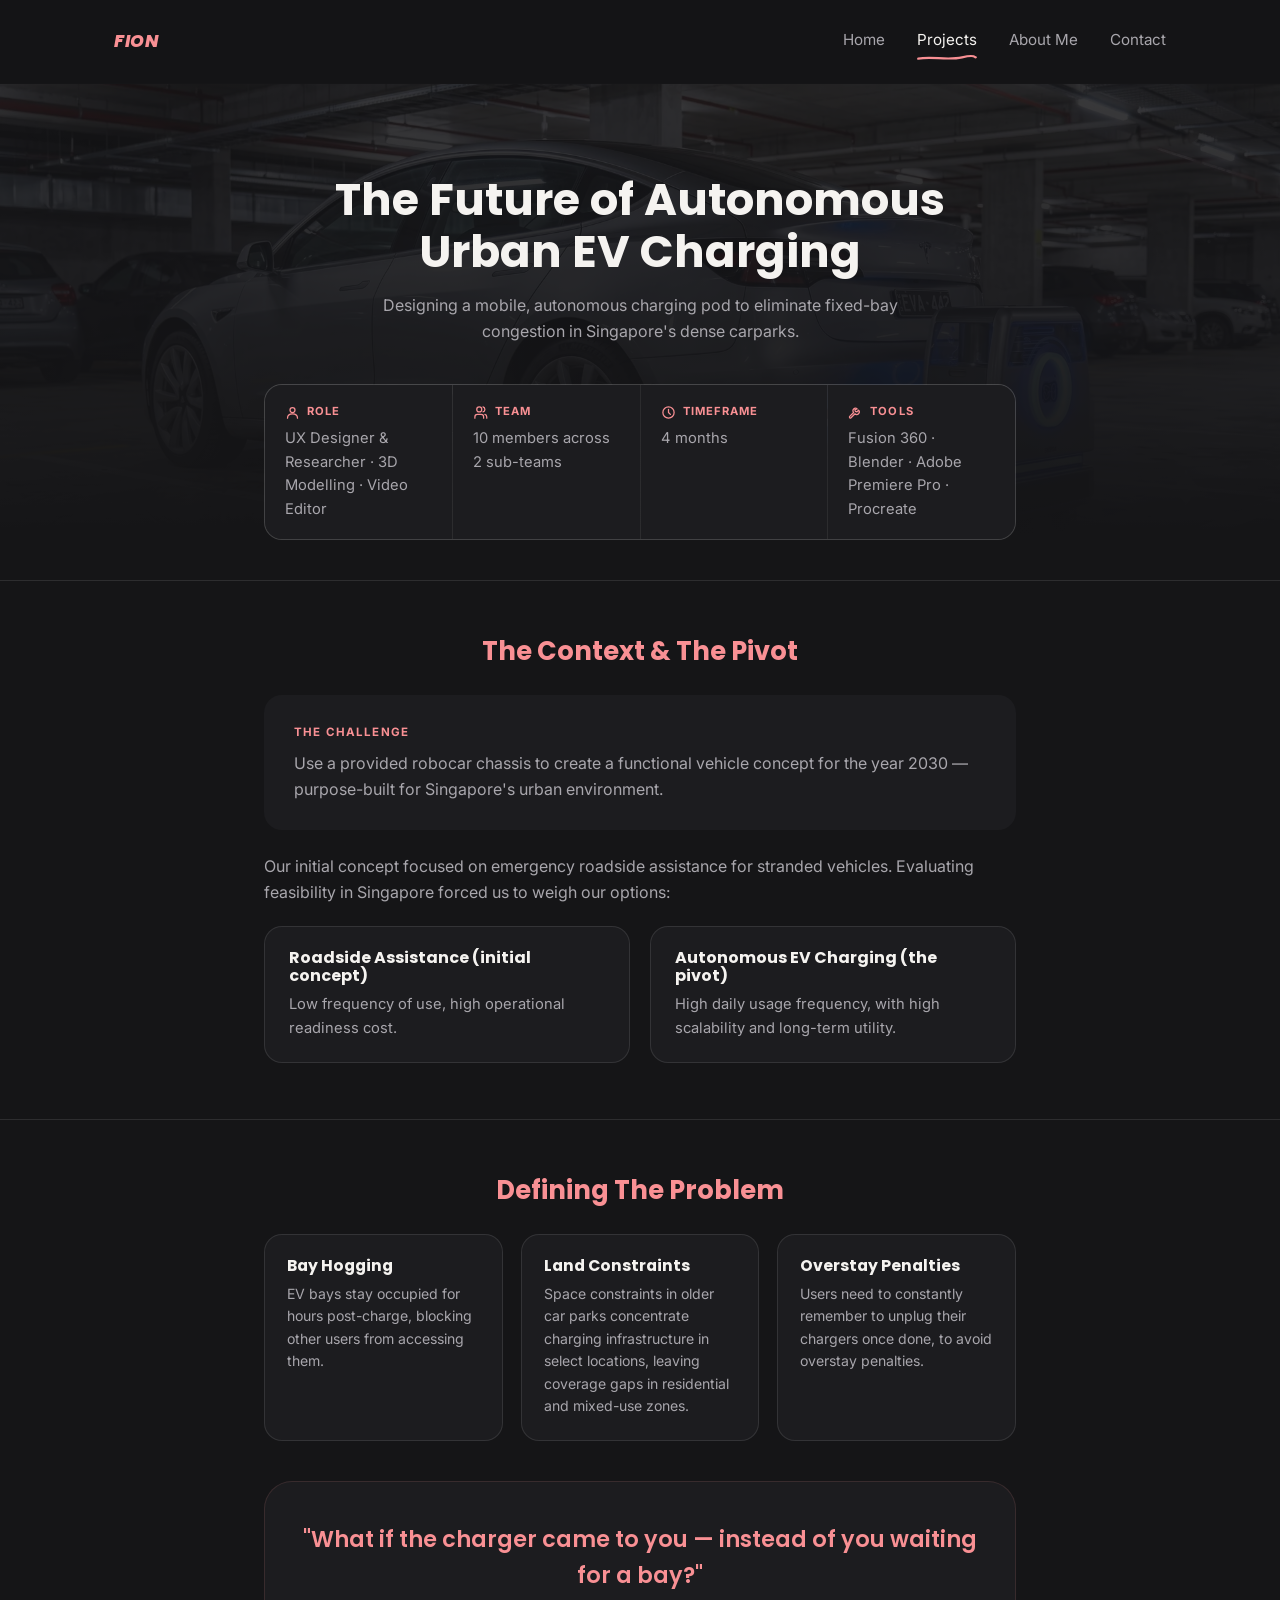
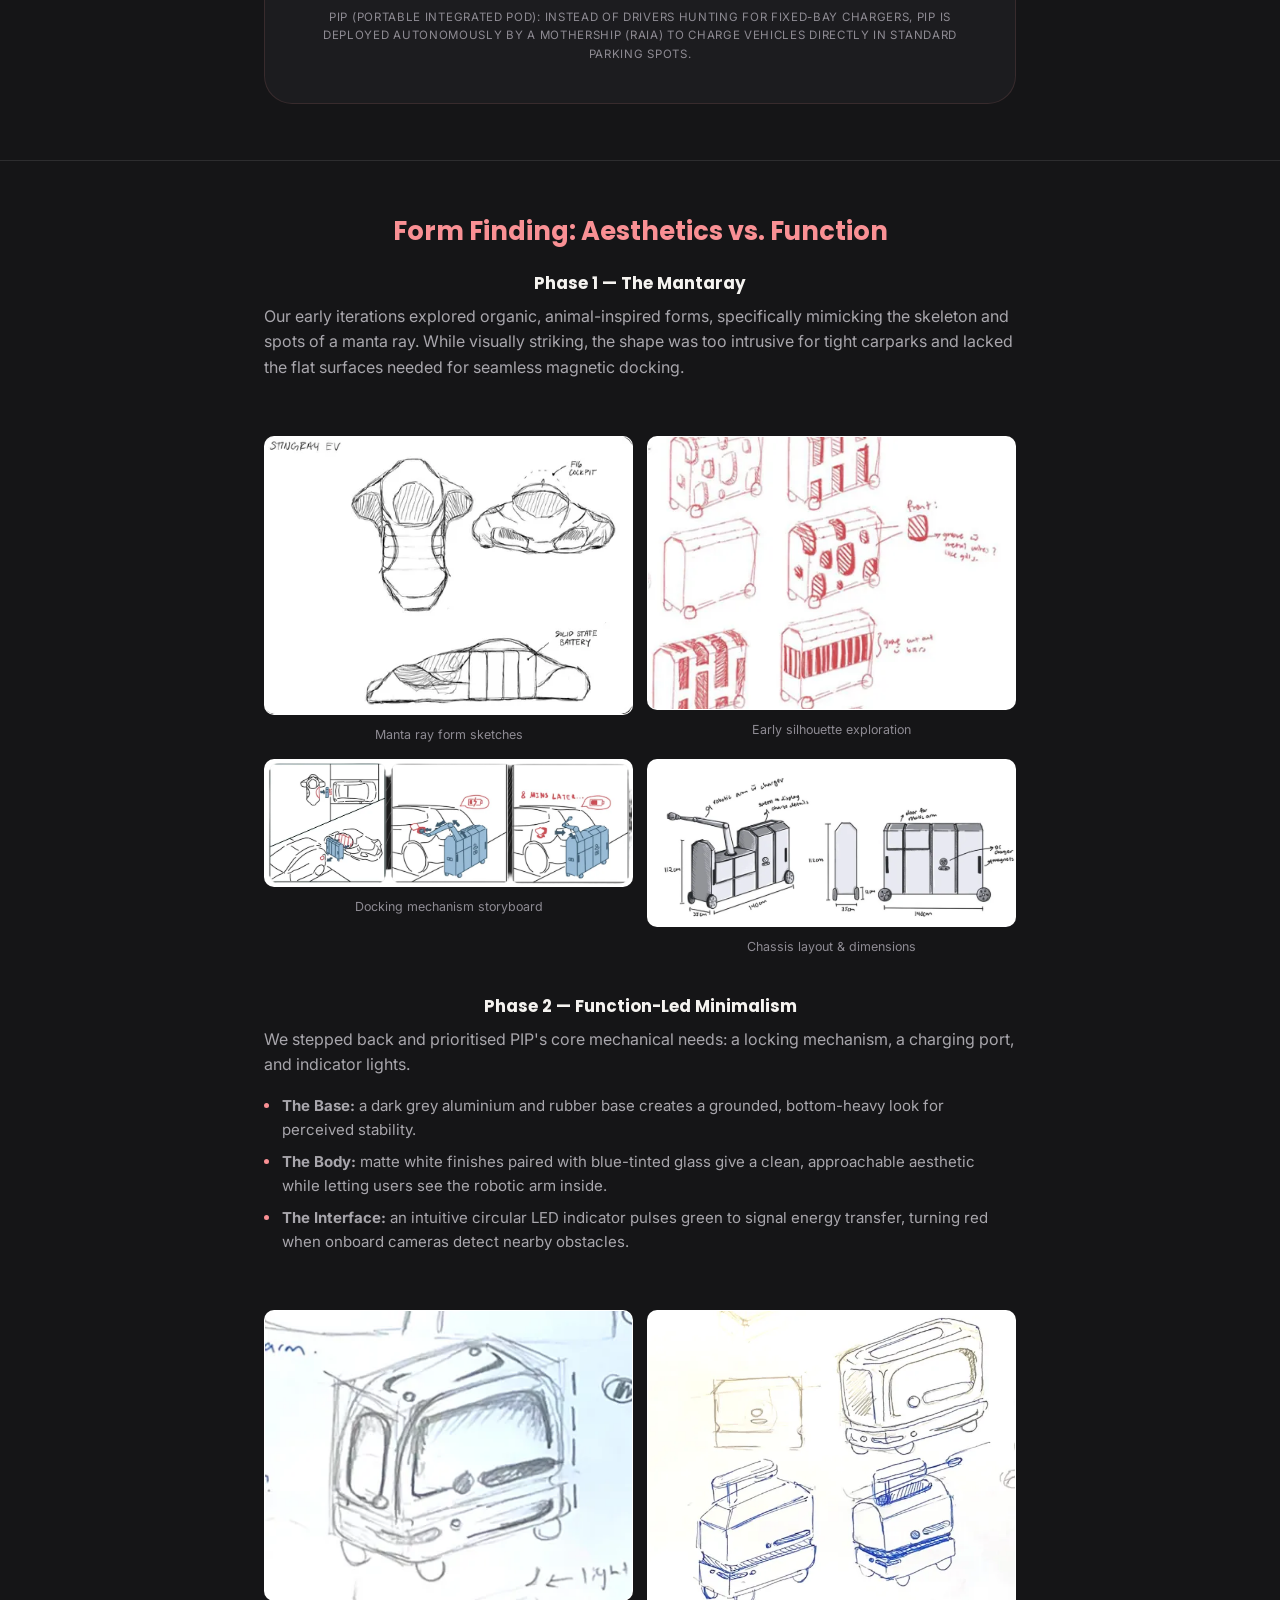
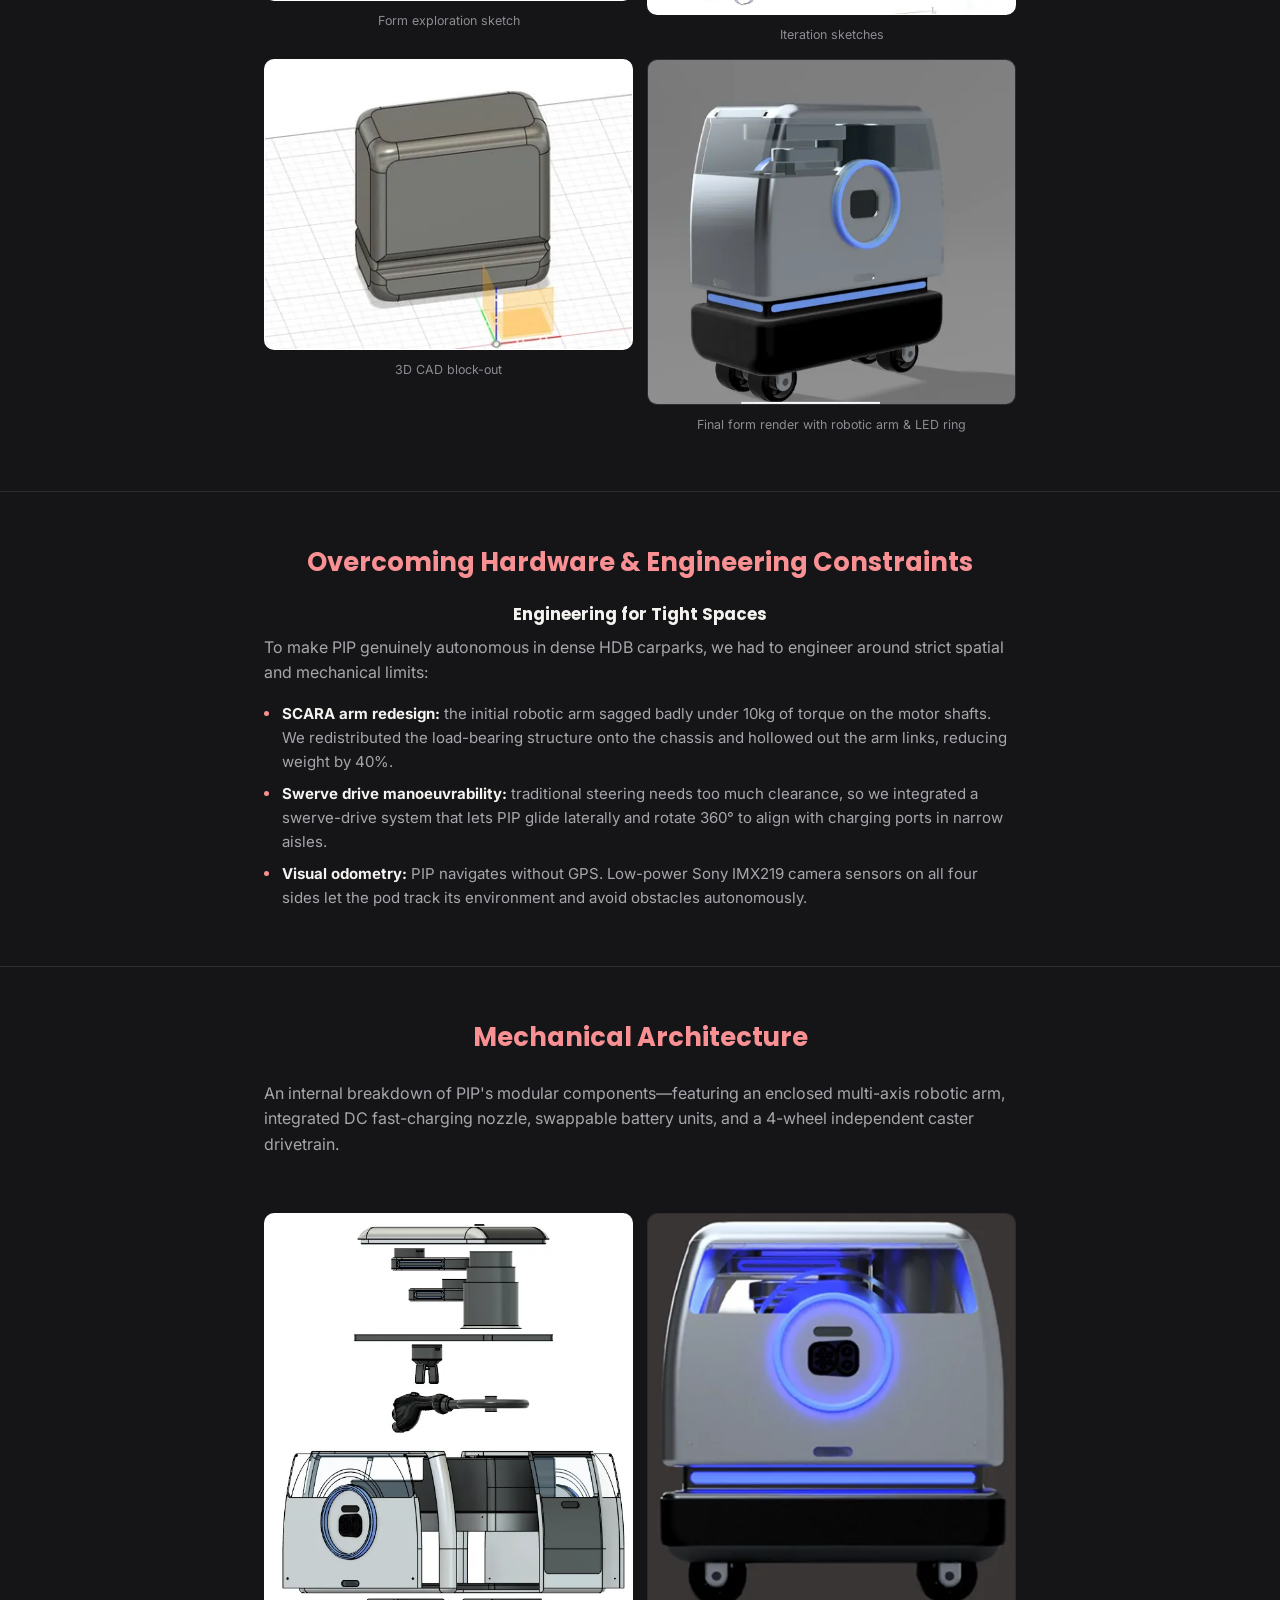
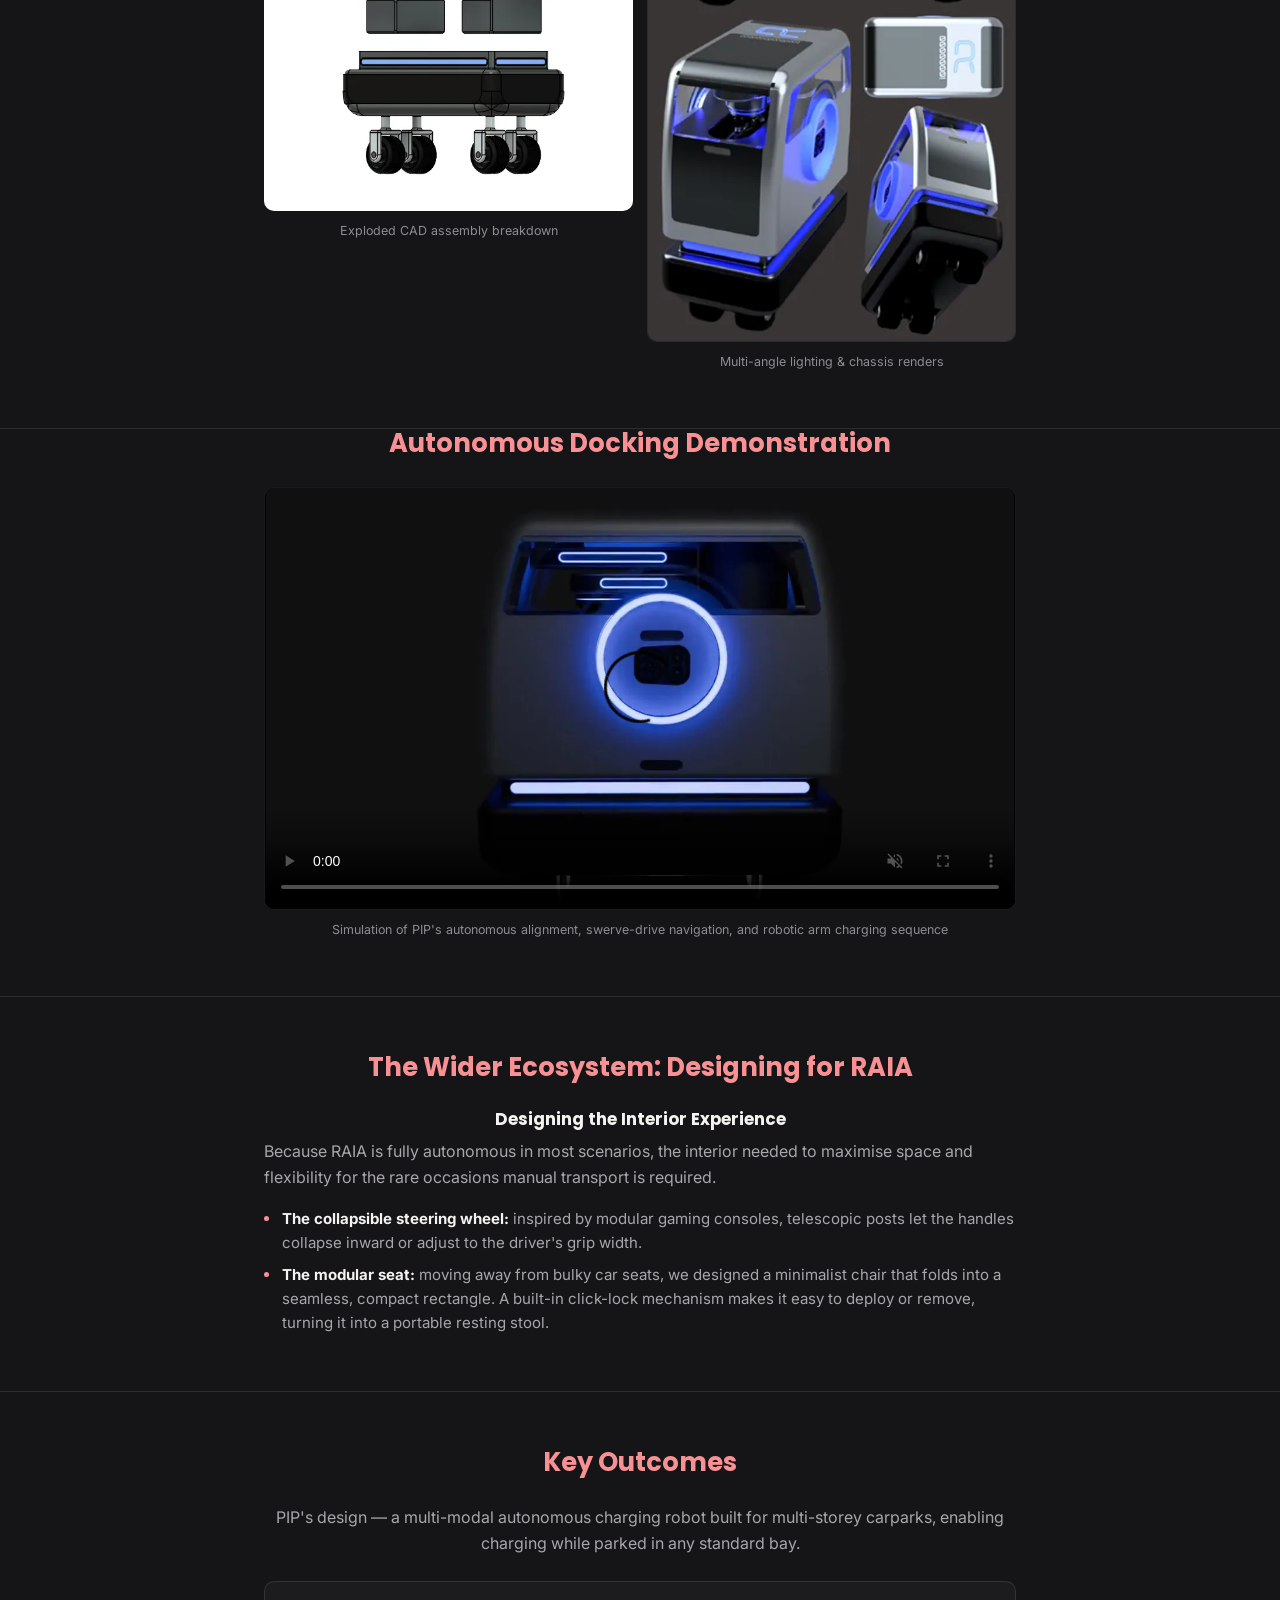
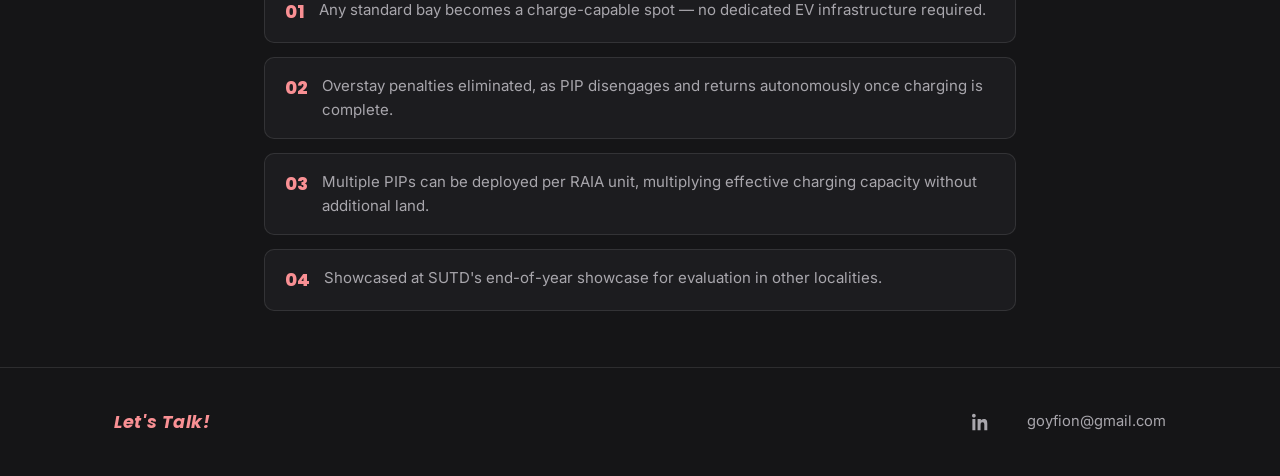
<file: projects/pip.html>
<!DOCTYPE html>
<html lang="en">
<head>
<meta charset="UTF-8">
<meta name="viewport" content="width=device-width, initial-scale=1.0">
<title>PIP — Autonomous EV Charging — Fion</title>
<link rel="preconnect" href="https://fonts.googleapis.com">
<link rel="preconnect" href="https://fonts.gstatic.com" crossorigin>
<link rel="preload" as="style" href="https://fonts.googleapis.com/css2?family=Poppins:wght@500;600;700;800&family=Inter:wght@400;500;600&display=swap" onload="this.onload=null;this.rel='stylesheet'">
<noscript><link rel="stylesheet" href="https://fonts.googleapis.com/css2?family=Poppins:wght@500;600;700;800&family=Inter:wght@400;500;600&display=swap"></noscript>
<link rel="preload" as="image" href="../assets/images/web/hero-ev-bg.webp" fetchpriority="high">
<link rel="stylesheet" href="../css/style.css">
<!-- page wipe: arrive covered if we came from a wipe (js/transition.js) -->
<script>try{if(sessionStorage.getItem('fion-wipe')&&!matchMedia('(prefers-reduced-motion: reduce)').matches)document.documentElement.classList.add('wipe-pending')}catch(e){}</script>
</head>
<body>

<header class="site-header" id="site-header" data-active=""></header>

<main id="main">
  <section class="case-hero">
    <div class="case-hero-bg" style="background-image:url('../assets/images/web/hero-ev-bg.webp');"></div>
    <div class="container case-narrow">
      <h1 class="case-title">The Future of Autonomous Urban EV Charging</h1>
      <p class="case-subtitle">Designing a mobile, autonomous charging pod to eliminate fixed-bay congestion in Singapore's dense carparks.</p>
      <div class="meta-grid">
        <div class="meta-item"><div class="meta-label"><svg class="icon" viewBox="0 0 24 24"><circle cx="12" cy="8" r="4"/><path d="M4 21c0-4.4 3.6-7 8-7s8 2.6 8 7"/></svg>Role</div><div class="meta-value">UX Designer & Researcher · 3D Modelling · Video Editor</div></div>
        <div class="meta-item"><div class="meta-label"><svg class="icon" viewBox="0 0 24 24"><path d="M17 21v-2a4 4 0 0 0-4-4H7a4 4 0 0 0-4 4v2"/><circle cx="10" cy="7" r="4"/><path d="M22 21v-2a4 4 0 0 0-3-3.87"/><path d="M16 3.13a4 4 0 0 1 0 7.75"/></svg>Team</div><div class="meta-value">10 members across 2 sub-teams</div></div>
        <div class="meta-item"><div class="meta-label"><svg class="icon" viewBox="0 0 24 24"><circle cx="12" cy="12" r="9"/><path d="M12 7v5l3 3"/></svg>Timeframe</div><div class="meta-value">4 months</div></div>
        <div class="meta-item"><div class="meta-label"><svg class="icon" viewBox="0 0 24 24"><path d="M14.7 6.3a4 4 0 0 0-5.66 5.66l-6.3 6.3a1.5 1.5 0 0 0 2.12 2.12l6.3-6.3a4 4 0 0 0 5.66-5.66l-2.5 2.5-2.5-.83-.83-2.5z"/></svg>Tools</div><div class="meta-value">Fusion 360 · Blender · Adobe Premiere Pro · Procreate</div></div>
      </div>
    </div>
  </section>

  <section class="case-section">
    <div class="container case-narrow">
      <h2 class="case-section-title">The Context & The Pivot</h2>
      <div class="problem-box">
        <div class="problem-label">THE CHALLENGE</div>
        <p>Use a provided robocar chassis to create a functional vehicle concept for the year 2030 — purpose-built for Singapore's urban environment.</p>
      </div>
      <div class="case-body" style="margin-top:24px;">
        <p>Our initial concept focused on emergency roadside assistance for stranded vehicles. Evaluating feasibility in Singapore forced us to weigh our options:</p>
      </div>
      <div class="pair-grid" style="margin-top:20px;">
        <div class="pair-card">
          <h3 class="h4">Roadside Assistance (initial concept)</h3>
          <p>Low frequency of use, high operational readiness cost.</p>
        </div>
        <div class="pair-card">
          <h3 class="h4">Autonomous EV Charging (the pivot)</h3>
          <p>High daily usage frequency, with high scalability and long-term utility.</p>
        </div>
      </div>
    </div>
  </section>

  <section class="case-section">
    <div class="container case-narrow">
      <h2 class="case-section-title">Defining The Problem</h2>
      <div class="trio-grid">
        <div class="trio-card">
          <h3 class="h4">Bay Hogging</h3>
          <p>EV bays stay occupied for hours post-charge, blocking other users from accessing them.</p>
        </div>
        <div class="trio-card">
          <h3 class="h4">Land Constraints</h3>
          <p>Space constraints in older car parks concentrate charging infrastructure in select locations, leaving coverage gaps in residential and mixed-use zones.</p>
        </div>
        <div class="trio-card">
          <h3 class="h4">Overstay Penalties</h3>
          <p>Users need to constantly remember to unplug their chargers once done, to avoid overstay penalties.</p>
        </div>
      </div>

      <div class="quote-block" style="margin-top:40px;">
        <p class="quote">"What if the charger came to you — instead of you waiting for a bay?"</p>
        <p class="quote-cite">PIP (Portable Integrated Pod): instead of drivers hunting for fixed-bay chargers, PIP is deployed autonomously by a mothership (RAIA) to charge vehicles directly in standard parking spots.</p>
      </div>
    </div>
  </section>

  <section class="case-section">
    <div class="container case-narrow">
      <h2 class="case-section-title">Form Finding: Aesthetics vs. Function</h2>

      <div class="subsection" style="margin-top:0;">
        <h3 class="h4">Phase 1 — The Mantaray</h3>
        <p style="color:var(--text-dim);max-width:76ch;margin:0 auto 28px auto;">
          Our early iterations explored organic, animal-inspired forms, specifically mimicking the skeleton and spots of a manta ray. While visually striking, the shape was too intrusive for tight carparks and lacked the flat surfaces needed for seamless magnetic docking.
        </p>
      </div>

      <div class="image-grid cols-2">
        <div>
          <img src="../assets/images/web/pip-mantaray-sketch.webp" alt="Manta ray form sketches" style="border-radius:var(--radius-sm);border:1px solid var(--border);width:100%;background:#fff;" width="460" height="347" loading="lazy" decoding="async">
          <p class="caption">Manta ray form sketches</p>
        </div>
        <div>
          <img src="../assets/images/web/pip-silhouette-exploration.webp" alt="Early silhouette exploration" style="border-radius:var(--radius-sm);border:1px solid var(--border);width:100%;background:#fff;" width="470" height="348" loading="lazy" decoding="async">
          <p class="caption">Early silhouette exploration</p>
        </div>
        <div>
          <img src="../assets/images/web/pip-docking-sketch.webp" alt="Docking mechanism storyboard" style="border-radius:var(--radius-sm);border:1px solid var(--border);width:100%;background:#fff;" width="986" height="337" loading="lazy" decoding="async">
          <p class="caption">Docking mechanism storyboard</p>
        </div>
        <div>
          <img src="../assets/images/web/pip-chassis-layout.webp" alt="Chassis layout & dimensions" style="border-radius:var(--radius-sm);border:1px solid var(--border);width:100%;background:#fff;" width="943" height="427" loading="lazy" decoding="async">
          <p class="caption">Chassis layout & dimensions</p>
        </div>
      </div>
 

 

    <div class="subsection">
        <h3 class="h4">Phase 2 — Function-Led Minimalism</h3>
        <p style="color:var(--text-dim);max-width:76ch;margin:0 auto 16px;">We stepped back and prioritised PIP's core mechanical needs: a locking mechanism, a charging port, and indicator lights.</p>
        <ul style="color:var(--text-dim);max-width:76ch;margin:0 auto 28px;text-align:left;line-height:1.6;">
          <li><strong style="color:var(--text-main);">The Base:</strong> a dark grey aluminium and rubber base creates a grounded, bottom-heavy look for perceived stability.</li>
          <li><strong style="color:var(--text-main);">The Body:</strong> matte white finishes paired with blue-tinted glass give a clean, approachable aesthetic while letting users see the robotic arm inside.</li>
          <li><strong style="color:var(--text-main);">The Interface:</strong> an intuitive circular LED indicator pulses green to signal energy transfer, turning red when onboard cameras detect nearby obstacles.</li>
        </ul>
      </div>

      <div class="image-grid cols-2">
        <div>
          <img src="../assets/images/web/pip-form-sketch.webp" alt="Form exploration sketch" style="border-radius:var(--radius-sm);border:1px solid var(--border);width:100%;background:#fff;" width="392" height="308" loading="lazy" decoding="async">
          <p class="caption">Form exploration sketch</p>
        </div>
        <div>
          <img src="../assets/images/web/pip-iteration-sketches.webp" alt="Iteration sketches exploring chassis and handle mechanics" style="border-radius:var(--radius-sm);border:1px solid var(--border);width:100%;background:#fff;" width="586" height="484" loading="lazy" decoding="async">
          <p class="caption">Iteration sketches</p>
        </div>
        <div>
          <img src="../assets/images/web/pip-3d-blockout.webp" alt="CAD 3D block-out model in Fusion 360" style="border-radius:var(--radius-sm);border:1px solid var(--border);width:100%;background:#fff;" width="392" height="308" loading="lazy" decoding="async">
          <p class="caption">3D CAD block-out</p>
        </div>
        <div>
          <img src="../assets/images/web/pip-final-chassis-render.webp" alt="High-fidelity 3D render showing robotic arm mechanism, LED ring, and omnidirectional base" style="border-radius:var(--radius-sm);border:1px solid var(--border);width:100%;" width="546" height="511" loading="lazy" decoding="async">
          <p class="caption">Final form render with robotic arm & LED ring</p>
        </div>
        
      </div>
    </div>
  </section>

  <section class="case-section">
    <div class="container case-narrow">
      <h2 class="case-section-title">Overcoming Hardware & Engineering Constraints</h2>
      <div class="subsection" style="margin-top:0;">
        <h3 class="h4">Engineering for Tight Spaces</h3>
        <p style="color:var(--text-dim);max-width:76ch;margin:0 auto 16px;">To make PIP genuinely autonomous in dense HDB carparks, we had to engineer around strict spatial and mechanical limits:</p>
        <ul>
          <li><strong>SCARA arm redesign:</strong> the initial robotic arm sagged badly under 10kg of torque on the motor shafts. We redistributed the load-bearing structure onto the chassis and hollowed out the arm links, reducing weight by 40%.</li>
          <li><strong>Swerve drive manoeuvrability:</strong> traditional steering needs too much clearance, so we integrated a swerve-drive system that lets PIP glide laterally and rotate 360° to align with charging ports in narrow aisles.</li>
          <li><strong>Visual odometry:</strong> PIP navigates without GPS. Low-power Sony IMX219 camera sensors on all four sides let the pod track its environment and avoid obstacles autonomously.</li>
        </ul>
      </div>
    </div>
  </section>

  <!-- SECTION A: Mechanical Architecture (CAD & Orthographics) -->
  <section class="case-section">
    <div class="container case-narrow">
      <h2 class="case-section-title">Mechanical Architecture</h2>
      <div class="subsection" style="margin-top:0;">
        <p style="color:var(--text-dim);max-width:76ch;margin:0 auto 28px auto;">
          An internal breakdown of PIP's modular components—featuring an enclosed multi-axis robotic arm, integrated DC fast-charging nozzle, swappable battery units, and a 4-wheel independent caster drivetrain.
        </p>
      </div>

      <div class="image-grid cols-2">
        <div>
          <img src="../assets/images/web/pip-exploded-view.webp" alt="Exploded assembly view showing internal robotic arm, chassis, and battery placement" style="border-radius:var(--radius-sm);border:1px solid var(--border);width:100%;background:#fff;" width="575" height="933" loading="lazy" decoding="async">
          <p class="caption">Exploded CAD assembly breakdown</p>
        </div>
        <div>
          <img src="../assets/images/web/pip-multi-angle-renders.webp" alt="Multi-angle orthographic renders showing LED interface and top status display" style="border-radius:var(--radius-sm);border:1px solid var(--border);width:100%;" width="471" height="933" loading="lazy" decoding="async">
          <p class="caption">Multi-angle lighting & chassis renders</p>
        </div>
      </div>
    </div>
  </section>

  <!-- SECTION B: Motion & Interaction Demonstration (Full-Width Video) -->
  <section class="case-section" style="padding-top:0;">
    <div class="container case-narrow">
      <h2 class="case-section-title">Autonomous Docking Demonstration</h2>
      <div style="margin-top:20px;">
        <!-- Compressed 720p copy (~5 MB). Nothing downloads until it scrolls into
             view; then it plays muted on loop (not with reduced motion). -->
        <video
          class="lazy-video"
          controls
          loop
          muted
          playsinline
          preload="none"
          width="1280" height="720"
          poster="../assets/videos/pip-demo-poster.webp"
          style="width:100%; height:auto; aspect-ratio:16/9; border-radius:var(--radius-sm); border:1px solid var(--border); display:block; background:#000;">
          <source src="../assets/videos/pip-demo-720.mp4" type="video/mp4">
          Your browser does not support the video tag.
        </video>
        <script>
          (function () {
            var v = document.querySelector('.lazy-video');
            if (!v || !('IntersectionObserver' in window)) return;
            var calm = window.matchMedia('(prefers-reduced-motion: reduce)').matches;
            new IntersectionObserver(function (entries) {
              entries.forEach(function (e) {
                if (e.isIntersecting && !calm) v.play().catch(function () {});
                else if (!e.isIntersecting) v.pause();
              });
            }, { threshold: 0.4 }).observe(v);
          })();
        </script>
        <p class="caption" style="text-align:center; margin-top:10px;">Simulation of PIP's autonomous alignment, swerve-drive navigation, and robotic arm charging sequence</p>
      </div>
    </div>
  </section>

  <section class="case-section">
    <div class="container case-narrow">
      <h2 class="case-section-title">The Wider Ecosystem: Designing for RAIA</h2>
      <div class="subsection" style="margin-top:0;">
        <h3 class="h4">Designing the Interior Experience</h3>
        <p style="color:var(--text-dim);max-width:76ch;margin:0 auto 16px;">Because RAIA is fully autonomous in most scenarios, the interior needed to maximise space and flexibility for the rare occasions manual transport is required.</p>
        <ul>
          <li><strong>The collapsible steering wheel:</strong> inspired by modular gaming consoles, telescopic posts let the handles collapse inward or adjust to the driver's grip width.</li>
          <li><strong>The modular seat:</strong> moving away from bulky car seats, we designed a minimalist chair that folds into a seamless, compact rectangle. A built-in click-lock mechanism makes it easy to deploy or remove, turning it into a portable resting stool.</li>
        </ul>
      </div>
      <!-- <div class="image-grid cols-2" style="margin-top:30px;">
        <div class="img-placeholder">Interior concept — collapsible steering wheel</div>
        <div class="img-placeholder">Interior concept — modular seat</div>
      </div> -->
    </div>
  </section>

  <section class="case-section">
    <div class="container case-narrow">
      <h2 class="case-section-title">Key Outcomes</h2>
      <div class="case-body" style="margin-bottom:24px;text-align:center;">
        <p>PIP's design — a multi-modal autonomous charging robot built for multi-storey carparks, enabling charging while parked in any standard bay.</p>
      </div>
      <div class="outcomes-list">
        <div class="outcome-item"><span class="outcome-num">01</span><p>Any standard bay becomes a charge-capable spot — no dedicated EV infrastructure required.</p></div>
        <div class="outcome-item"><span class="outcome-num">02</span><p>Overstay penalties eliminated, as PIP disengages and returns autonomously once charging is complete.</p></div>
        <div class="outcome-item"><span class="outcome-num">03</span><p>Multiple PIPs can be deployed per RAIA unit, multiplying effective charging capacity without additional land.</p></div>
        <div class="outcome-item"><span class="outcome-num">04</span><p>Showcased at SUTD's end-of-year showcase for evaluation in other localities.</p></div>
      </div>
    </div>
  </section>

</main>

<footer class="site-footer" id="site-footer"></footer>

<script>const ROOT = '../';</script>
<script src="../js/partials.js" defer></script>
<script src="../js/transition.js" defer></script>
</body>
</html>
</file>
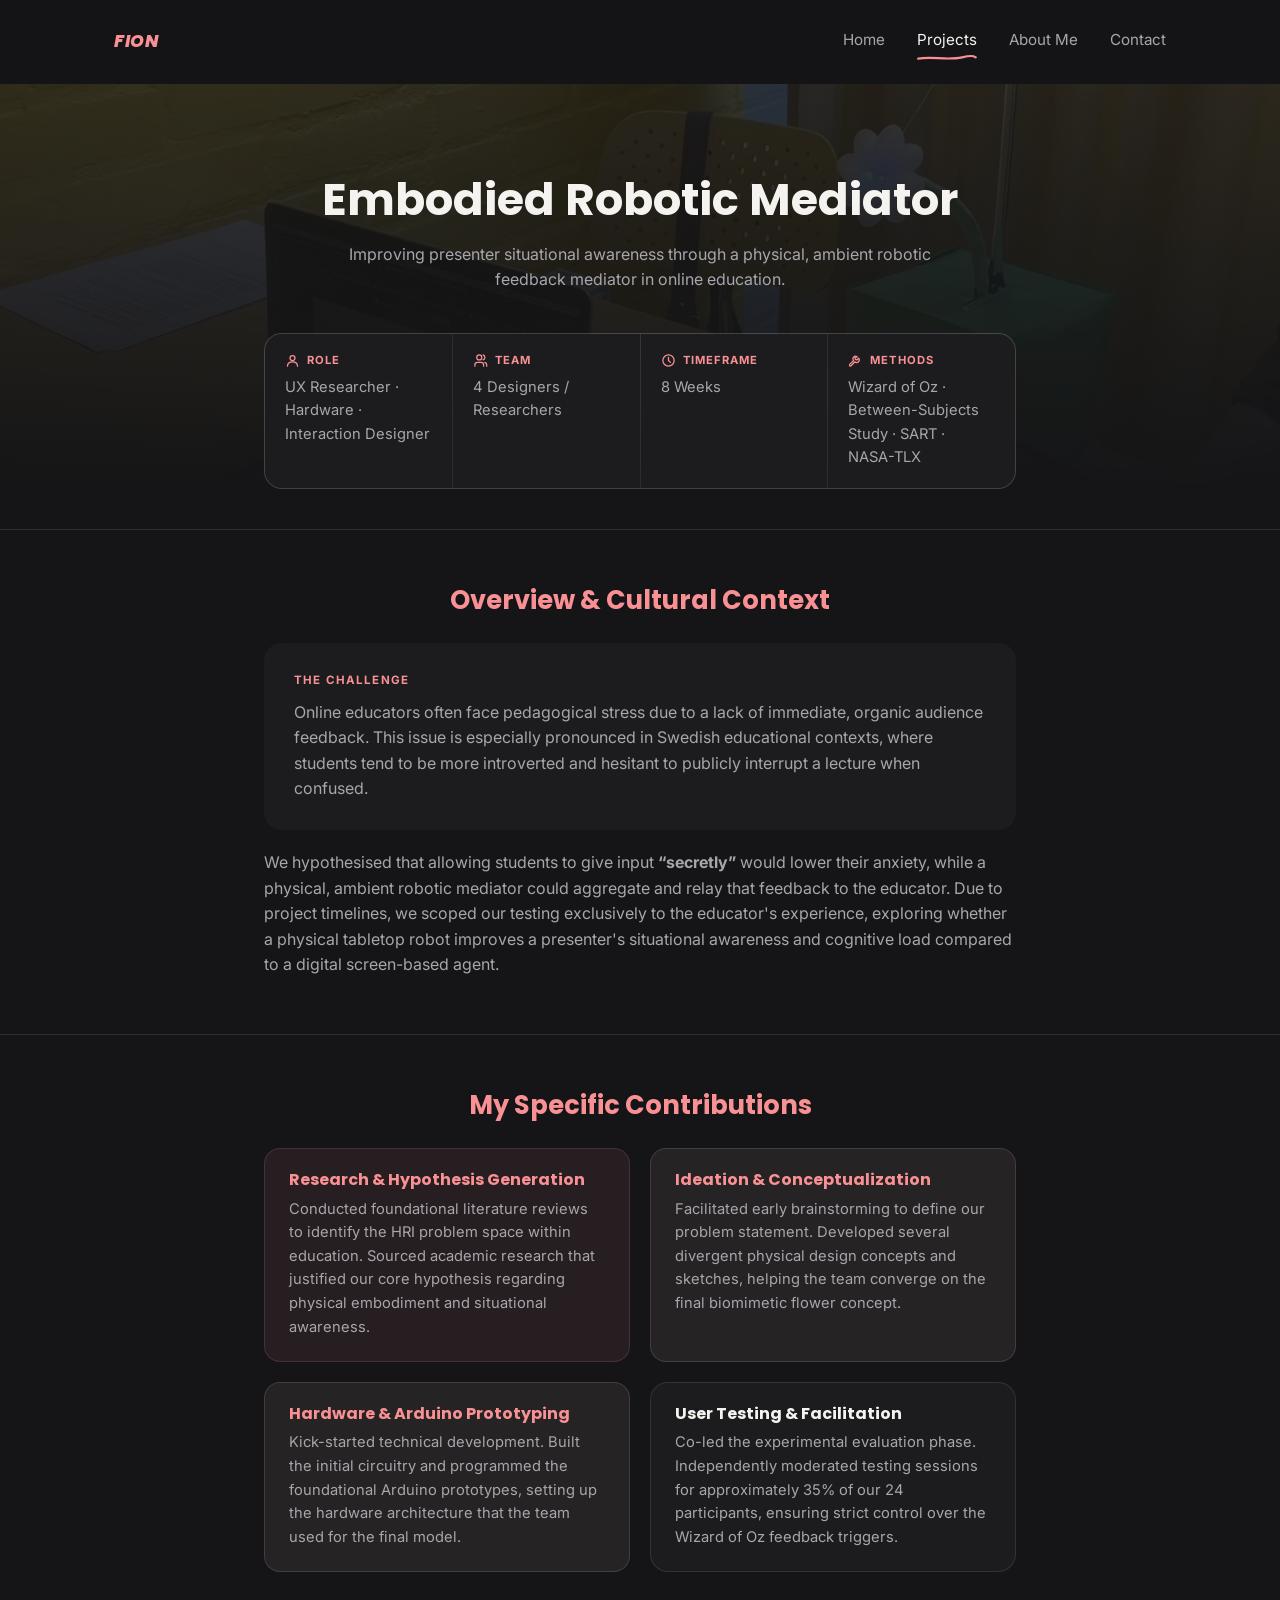
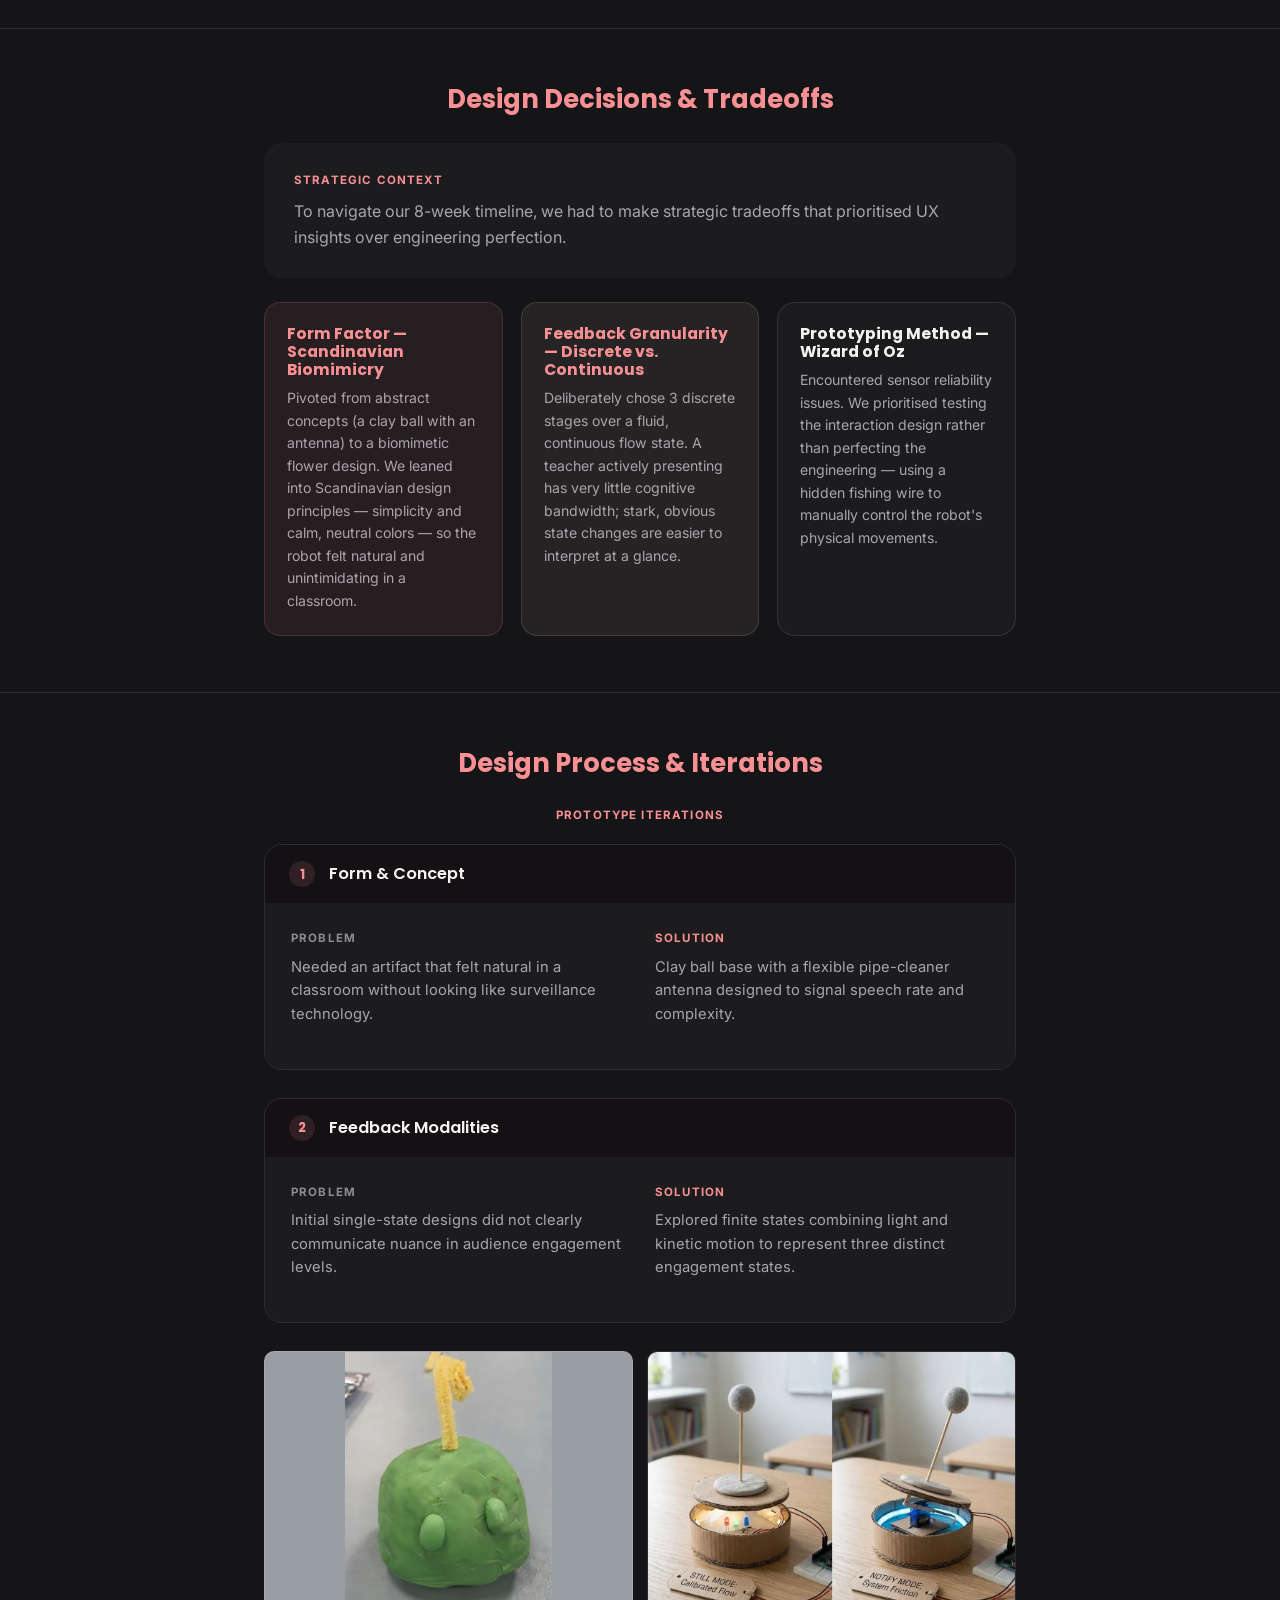
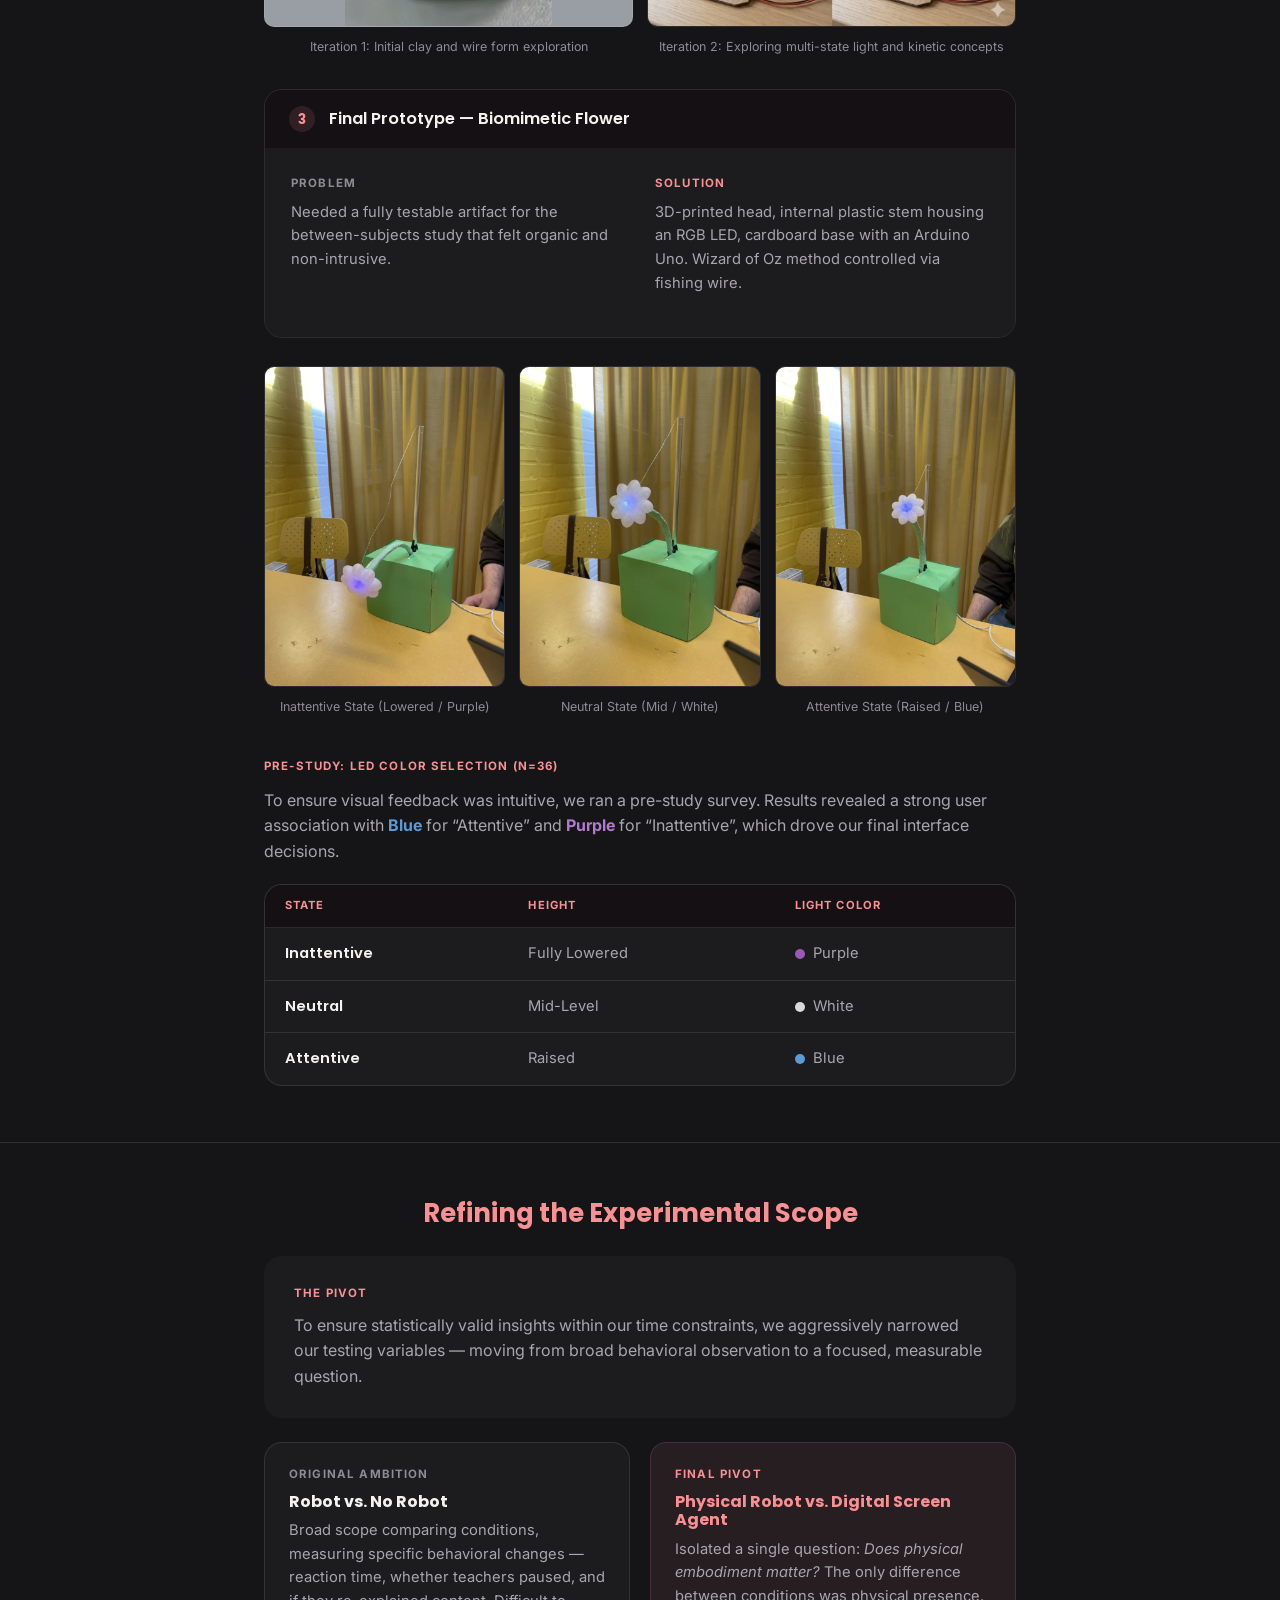
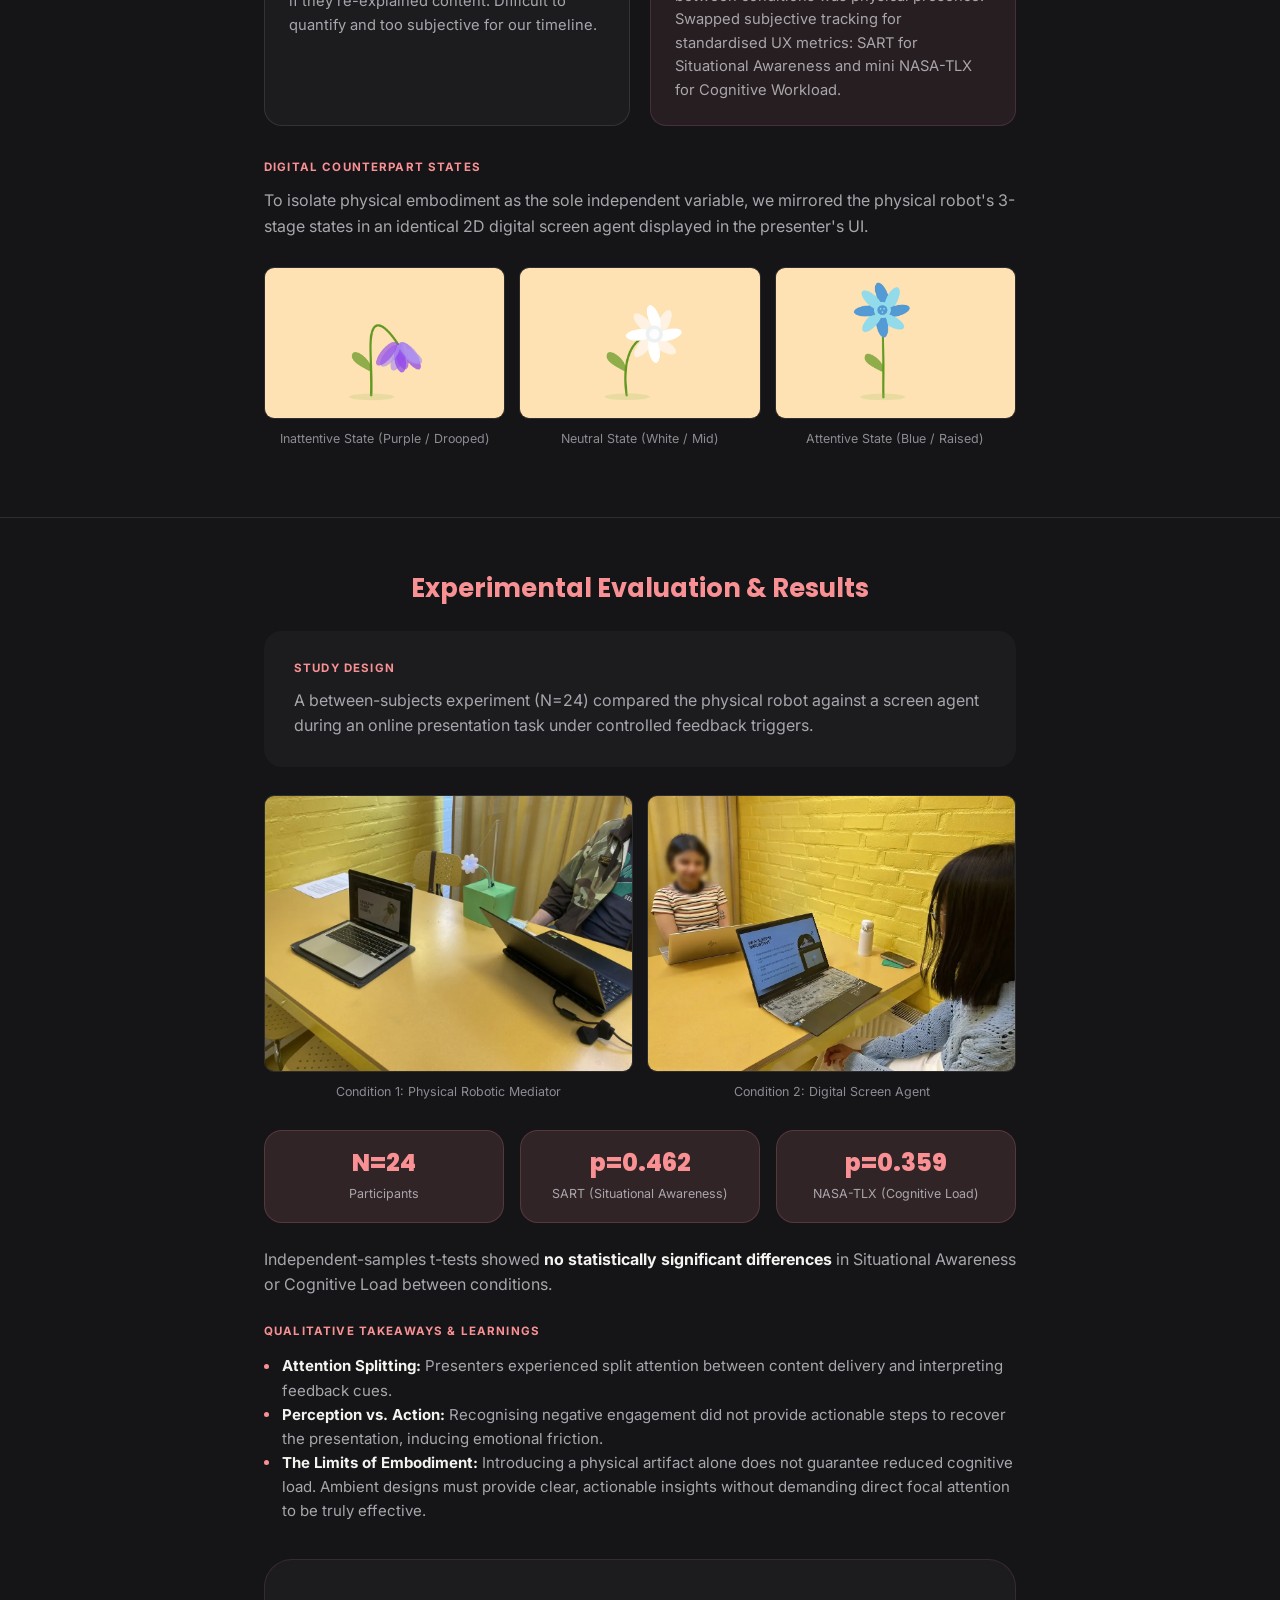
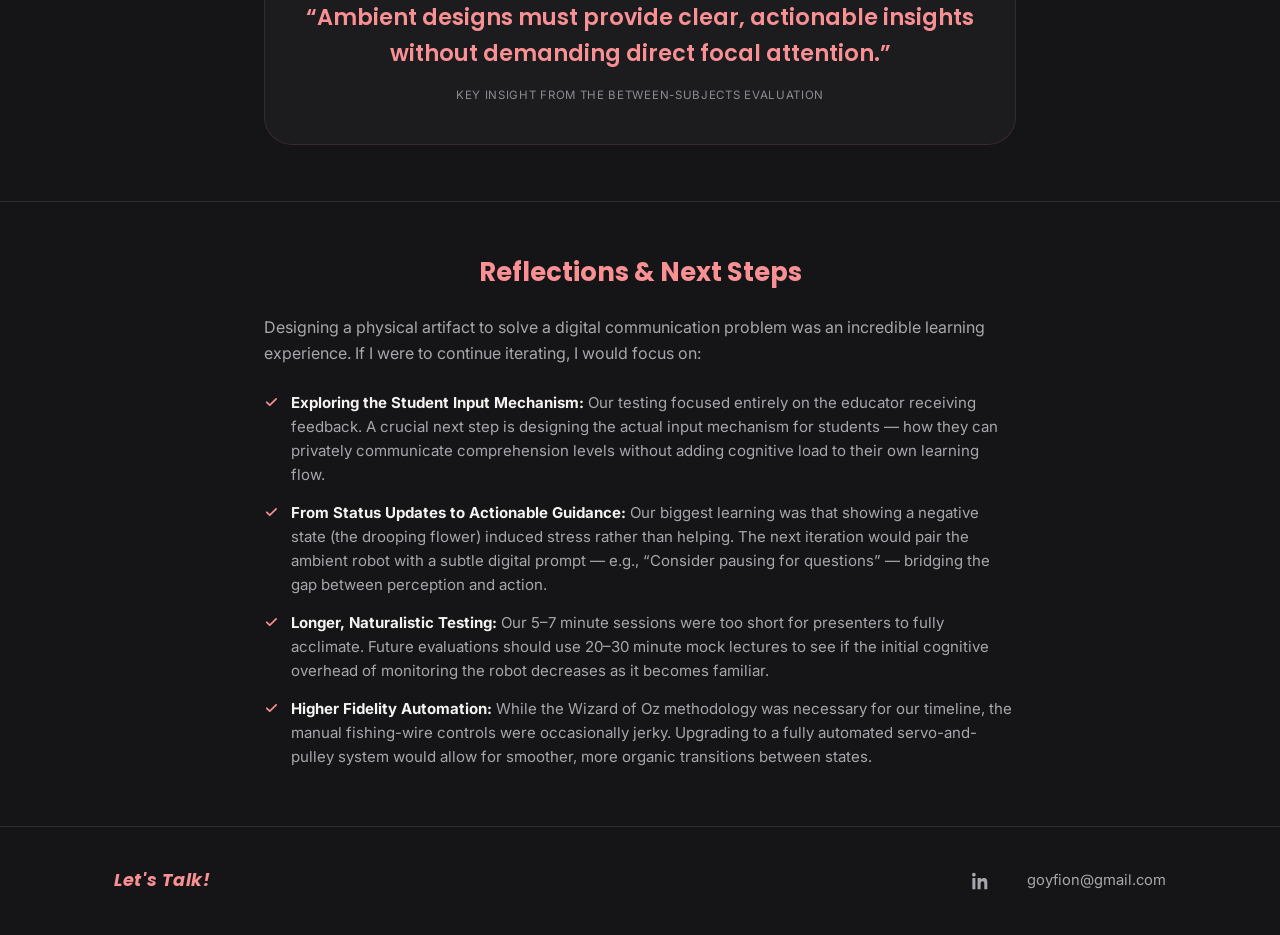
<file: projects/robotic-mediator.html>
<!DOCTYPE html>
<html lang="en">
<head>
<meta charset="UTF-8">
<meta name="viewport" content="width=device-width, initial-scale=1.0">
<title>Embodied Robotic Mediator — Case Study — Fion</title>
<link rel="preconnect" href="https://fonts.googleapis.com">
<link rel="preconnect" href="https://fonts.gstatic.com" crossorigin>
<link rel="preload" as="style" href="https://fonts.googleapis.com/css2?family=Poppins:wght@500;600;700;800&family=Inter:wght@400;500;600&display=swap" onload="this.onload=null;this.rel='stylesheet'">
<noscript><link rel="stylesheet" href="https://fonts.googleapis.com/css2?family=Poppins:wght@500;600;700;800&family=Inter:wght@400;500;600&display=swap"></noscript>
<link rel="preload" as="image" href="../assets/images/web/hero-flower-robot.webp" fetchpriority="high">
<link rel="stylesheet" href="../css/style.css">
<!-- page wipe: arrive covered if we came from a wipe (js/transition.js) -->
<script>try{if(sessionStorage.getItem('fion-wipe')&&!matchMedia('(prefers-reduced-motion: reduce)').matches)document.documentElement.classList.add('wipe-pending')}catch(e){}</script>
</head>
<body>

<header class="site-header" id="site-header" data-active=""></header>

<main id="main">

  <!-- ============ Case hero ============ -->
  <section class="case-hero">
    <div class="case-hero-bg" style="background-image:url('../assets/images/web/hero-flower-robot.webp'); background-color:#151517;"></div>
    <div class="container case-narrow">
      <h1 class="case-title">Embodied Robotic Mediator</h1>
      <p class="case-subtitle">Improving presenter situational awareness through a physical, ambient robotic feedback mediator in online education.</p>
      
      <div class="meta-grid">
        <div class="meta-item">
          <div class="meta-label">
            <svg class="icon" viewBox="0 0 24 24"><circle cx="12" cy="8" r="4"/><path d="M4 21c0-4.4 3.6-7 8-7s8 2.6 8 7"/></svg>Role
          </div>
          <div class="meta-value">UX Researcher · Hardware · Interaction Designer</div>
        </div>
        
        <div class="meta-item">
          <div class="meta-label">
            <svg class="icon" viewBox="0 0 24 24"><path d="M17 21v-2a4 4 0 0 0-4-4H7a4 4 0 0 0-4 4v2"/><circle cx="10" cy="7" r="4"/><path d="M22 21v-2a4 4 0 0 0-3-3.87"/><path d="M16 3.13a4 4 0 0 1 0 7.75"/></svg>Team
          </div>
          <div class="meta-value">4 Designers / Researchers</div>
        </div>
        
        <div class="meta-item">
          <div class="meta-label">
            <svg class="icon" viewBox="0 0 24 24"><circle cx="12" cy="12" r="9"/><path d="M12 7v5l3 3"/></svg>Timeframe
          </div>
          <div class="meta-value">8 Weeks</div>
        </div>
        
        <div class="meta-item">
          <div class="meta-label">
            <svg class="icon" viewBox="0 0 24 24"><path d="M14.7 6.3a4 4 0 0 0-5.66 5.66l-6.3 6.3a1.5 1.5 0 0 0 2.12 2.12l6.3-6.3a4 4 0 0 0 5.66-5.66l-2.5 2.5-2.5-.83-.83-2.5z"/></svg>Methods
          </div>
          <div class="meta-value">Wizard of Oz · Between-Subjects Study · SART · NASA-TLX</div>
        </div> 
      </div>
    </div>
  </section>

  <!-- ============ Overview & Cultural Context ============ -->
  <section class="case-section">
    <div class="container case-narrow">
      <h2 class="case-section-title">Overview &amp; Cultural Context</h2>

      <div class="problem-box">
        <div class="problem-label">THE CHALLENGE</div>
        <p>Online educators often face pedagogical stress due to a lack of immediate, organic audience feedback. This issue is especially pronounced in Swedish educational contexts, where students tend to be more introverted and hesitant to publicly interrupt a lecture when confused.</p>
      </div>

      <div class="case-body" style="margin-top: 20px;">
        <p>We hypothesised that allowing students to give input <strong>“secretly”</strong> would lower their anxiety, while a physical, ambient robotic mediator could aggregate and relay that feedback to the educator. Due to project timelines, we scoped our testing exclusively to the educator's experience, exploring whether a physical tabletop robot improves a presenter's situational awareness and cognitive load compared to a digital screen-based agent.</p>
      </div>
    </div>
  </section>

  <!-- ============ My Specific Contributions ============ -->
  <section class="case-section">
    <div class="container case-narrow">
      <h2 class="case-section-title">My Specific Contributions</h2>

      <div class="pair-grid" style="margin-bottom: 20px;">
        <div class="pair-card trio-card-pink">
          <h3 class="h4">Research &amp; Hypothesis Generation</h3>
          <p>Conducted foundational literature reviews to identify the HRI problem space within education. Sourced academic research that justified our core hypothesis regarding physical embodiment and situational awareness.</p>
        </div>
        <div class="pair-card trio-card-pink-light">
          <h3 class="h4">Ideation &amp; Conceptualization</h3>
          <p>Facilitated early brainstorming to define our problem statement. Developed several divergent physical design concepts and sketches, helping the team converge on the final biomimetic flower concept.</p>
        </div>
      </div>
      <div class="pair-grid">
        <div class="pair-card trio-card-pink-light">
          <h3 class="h4">Hardware &amp; Arduino Prototyping</h3>
          <p>Kick-started technical development. Built the initial circuitry and programmed the foundational Arduino prototypes, setting up the hardware architecture that the team used for the final model.</p>
        </div>
        <div class="pair-card">
          <h3 class="h4">User Testing &amp; Facilitation</h3>
          <p>Co-led the experimental evaluation phase. Independently moderated testing sessions for approximately 35% of our 24 participants, ensuring strict control over the Wizard of Oz feedback triggers.</p>
        </div>
      </div>
    </div>
  </section>

  <!-- ============ Design Decisions & Tradeoffs ============ -->
  <section class="case-section">
    <div class="container case-narrow">
      <h2 class="case-section-title">Design Decisions &amp; Tradeoffs</h2>

      <div class="problem-box" style="margin-bottom: 24px;">
        <div class="problem-label">STRATEGIC CONTEXT</div>
        <p>To navigate our 8-week timeline, we had to make strategic tradeoffs that prioritised UX insights over engineering perfection.</p>
      </div>

      <div class="trio-grid">
        <div class="trio-card trio-card-pink">
          <h3 class="h4">Form Factor — Scandinavian Biomimicry</h3>
          <p>Pivoted from abstract concepts (a clay ball with an antenna) to a biomimetic flower design. We leaned into Scandinavian design principles — simplicity and calm, neutral colors — so the robot felt natural and unintimidating in a classroom.</p>
        </div>
        <div class="trio-card trio-card-pink-light">
          <h3 class="h4">Feedback Granularity — Discrete vs. Continuous</h3>
          <p>Deliberately chose 3 discrete stages over a fluid, continuous flow state. A teacher actively presenting has very little cognitive bandwidth; stark, obvious state changes are easier to interpret at a glance.</p>
        </div>
        <div class="trio-card">
          <h3 class="h4">Prototyping Method — Wizard of Oz</h3>
          <p>Encountered sensor reliability issues. We prioritised testing the interaction design rather than perfecting the engineering — using a hidden fishing wire to manually control the robot's physical movements.</p>
        </div>
      </div>
    </div>
  </section>

  <!-- ============ Design Process & Iterations ============ -->
 <section class="case-section">
    <div class="container case-narrow">
      <h2 class="case-section-title">Design Process &amp; Iterations</h2>
      <div class="problem-label" style="text-align:center; margin-bottom: 20px;">PROTOTYPE ITERATIONS</div>

      <div class="iteration-block">
        <div class="iteration-header">
          <div class="iteration-num">1</div>
          <div class="iteration-title">Form &amp; Concept</div>
        </div>
        <div class="iteration-body">
          <div class="iteration-col">
            <div class="iteration-col-label">Problem</div>
            <p>Needed an artifact that felt natural in a classroom without looking like surveillance technology.</p>
          </div>
          <div class="iteration-col">
            <div class="iteration-col-label solution">Solution</div>
            <p>Clay ball base with a flexible pipe-cleaner antenna designed to signal speech rate and complexity.</p>
          </div>
        </div>
      </div>

      <div class="iteration-block">
        <div class="iteration-header">
          <div class="iteration-num">2</div>
          <div class="iteration-title">Feedback Modalities</div>
        </div>
        <div class="iteration-body">
          <div class="iteration-col">
            <div class="iteration-col-label">Problem</div>
            <p>Initial single-state designs did not clearly communicate nuance in audience engagement levels.</p>
          </div>
          <div class="iteration-col">
            <div class="iteration-col-label solution">Solution</div>
            <p>Explored finite states combining light and kinetic motion to represent three distinct engagement states.</p>
          </div>
        </div>
      </div>

      <!-- Early Iterations Media -->
      <div class="image-grid cols-2" style="margin-bottom: 32px;">
        <div>
          <img src="../assets/images/web/initial_prototype.webp" 
              alt="Iteration 1: Clay ball with pipe-cleaner antenna" 
              style="border-radius:var(--radius-sm); border:1px solid var(--border); width:100%; aspect-ratio:4/3; object-fit:contain; background:#989ea3;" width="492" height="656" loading="lazy" decoding="async">
          <p class="caption">Iteration 1: Initial clay and wire form exploration</p>
        </div>
        <div>
          <img src="../assets/images/web/second_iteration.webp" 
              alt="Iteration 2: Feedback modality explorations" 
              style="border-radius:var(--radius-sm); border:1px solid var(--border); width:100%; aspect-ratio:4/3; object-fit:cover;" width="1024" height="768" loading="lazy" decoding="async">
          <p class="caption">Iteration 2: Exploring multi-state light and kinetic concepts</p>
        </div>
      </div>

      <div class="iteration-block" style="margin-bottom: 24px;">
        <div class="iteration-header">
          <div class="iteration-num">3</div>
          <div class="iteration-title">Final Prototype — Biomimetic Flower</div>
        </div>
        <div class="iteration-body">
          <div class="iteration-col">
            <div class="iteration-col-label">Problem</div>
            <p>Needed a fully testable artifact for the between-subjects study that felt organic and non-intrusive.</p>
          </div>
          <div class="iteration-col">
            <div class="iteration-col-label solution">Solution</div>
            <p>3D-printed head, internal plastic stem housing an RGB LED, cardboard base with an Arduino Uno. Wizard of Oz method controlled via fishing wire.</p>
          </div>
        </div>
      </div>

      <!-- Final Prototype States Media -->
      <div class="image-grid" style="margin-bottom: 40px;">
        <div>
          <img src="../assets/images/web/inattentive_state.webp" alt="Inattentive state with drooped stem and purple LED" style="border-radius:var(--radius-sm);border:1px solid var(--border);width:100%;" width="768" height="1024" loading="lazy" decoding="async">
          <p class="caption">Inattentive State (Lowered / Purple)</p>
        </div>
        <div>
          <img src="../assets/images/web/neutral_state.webp" alt="Neutral state with mid-height stem and white LED" style="border-radius:var(--radius-sm);border:1px solid var(--border);width:100%;" width="768" height="1024" loading="lazy" decoding="async">
          <p class="caption">Neutral State (Mid / White)</p>
        </div>
        <div>
          <img src="../assets/images/web/attentive_state.webp" alt="Attentive state with upright stem and blue LED" style="border-radius:var(--radius-sm);border:1px solid var(--border);width:100%;" width="768" height="1024" loading="lazy" decoding="async">
          <p class="caption">Attentive State (Raised / Blue)</p>
        </div>
      </div>

      <div class="problem-label">PRE-STUDY: LED COLOR SELECTION (N=36)</div>
      <div class="case-body" style="margin: 12px 0 20px;">
        <p>To ensure visual feedback was intuitive, we ran a pre-study survey. Results revealed a strong user association with <strong style="color:#5B9BD5;">Blue</strong> for “Attentive” and <strong style="color:#B27ACB;">Purple</strong> for “Inattentive”, which drove our final interface decisions.</p>
      </div>

      <div class="state-table" role="region" aria-label="Robot states: height and light colour" tabindex="0">
        <table>
          <thead>
            <tr><th>State</th><th>Height</th><th>Light Color</th></tr>
          </thead>
          <tbody>
            <tr>
              <td class="state-name">Inattentive</td>
              <td>Fully Lowered</td>
              <td><span class="state-dot" style="background:#9B59B6;"></span>Purple</td>
            </tr>
            <tr>
              <td class="state-name">Neutral</td>
              <td>Mid-Level</td>
              <td><span class="state-dot" style="background:#D9D9D9;"></span>White</td>
            </tr>
            <tr>
              <td class="state-name">Attentive</td>
              <td>Raised</td>
              <td><span class="state-dot" style="background:#5B9BD5;"></span>Blue</td>
            </tr>
          </tbody>
        </table>
      </div>
    </div>
  </section>
  
  <!-- ============ Refining the Experimental Scope ============ -->
  <section class="case-section">
    <div class="container case-narrow">
      <h2 class="case-section-title">Refining the Experimental Scope</h2>

      <div class="problem-box" style="margin-bottom: 24px;">
        <div class="problem-label">THE PIVOT</div>
        <p>To ensure statistically valid insights within our time constraints, we aggressively narrowed our testing variables — moving from broad behavioral observation to a focused, measurable question.</p>
      </div>

      <div class="pair-grid" style="margin-bottom: 32px;">
        <div class="pair-card">
          <div class="problem-label" style="color: var(--text-faint);">ORIGINAL AMBITION</div>
          <h3 class="h4">Robot vs. No Robot</h3>
          <p>Broad scope comparing conditions, measuring specific behavioral changes — reaction time, whether teachers paused, and if they re-explained content. Difficult to quantify and too subjective for our timeline.</p>
        </div>
        <div class="pair-card trio-card-pink">
          <div class="problem-label">FINAL PIVOT</div>
          <h3 class="h4">Physical Robot vs. Digital Screen Agent</h3>
          <p>Isolated a single question: <em>Does physical embodiment matter?</em> The only difference between conditions was physical presence. Swapped subjective tracking for standardised UX metrics: SART for Situational Awareness and mini NASA-TLX for Cognitive Workload.</p>
        </div>
      </div>

      <!-- Digital Counterpart Mirroring Explanation -->
      <div class="problem-label" style="margin-bottom: 12px;">DIGITAL COUNTERPART STATES</div>
      <p style="color: var(--text-dim); margin-bottom: 20px;">
        To isolate physical embodiment as the sole independent variable, we mirrored the physical robot's 3-stage states in an identical 2D digital screen agent displayed in the presenter's UI.
      </p>

      <!-- 3-Column Image Grid -->
      <div class="image-grid cols-3" style="margin-bottom: 12px;">
        <div>
          <img src="../assets/images/web/screen_agent_inattentive.webp" 
              alt="Digital screen agent in inattentive state" 
              style="border-radius: var(--radius-sm); border: 1px solid var(--border); width: 100%; height: auto; display: block;" width="1600" height="1000" loading="lazy" decoding="async">
          <p class="caption">Inattentive State (Purple / Drooped)</p>
        </div>
        <div>
          <img src="../assets/images/web/screen_agent_neutral.webp" 
              alt="Digital screen agent in neutral state" 
              style="border-radius: var(--radius-sm); border: 1px solid var(--border); width: 100%; height: auto; display: block;" width="1600" height="1000" loading="lazy" decoding="async">
          <p class="caption">Neutral State (White / Mid)</p>
        </div>
        <div>
          <img src="../assets/images/web/screen_agent_attentive.webp" 
              alt="Digital screen agent in attentive state" 
              style="border-radius: var(--radius-sm); border: 1px solid var(--border); width: 100%; height: auto; display: block;" width="1600" height="1001" loading="lazy" decoding="async">
          <p class="caption">Attentive State (Blue / Raised)</p>
        </div>
      </div>
    </div>
  </section>

  <!-- ============ Experimental Evaluation & Results ============ -->
  <section class="case-section">
    <div class="container case-narrow">
      <h2 class="case-section-title">Experimental Evaluation &amp; Results</h2>

      <div class="problem-box" style="margin-bottom: 24px;">
        <div class="problem-label">STUDY DESIGN</div>
        <p>A between-subjects experiment (N=24) compared the physical robot against a screen agent during an online presentation task under controlled feedback triggers.</p>
      </div>

      <!-- Test Setup Comparison (2-Column Side-by-Side Grid) -->
      <div class="image-grid cols-2" style="margin-bottom: 28px;">
        <div>
          <img src="../assets/images/web/robot_condition.webp" 
               alt="Participant presenting with the physical tabletop flower robot beside the laptop" 
               style="border-radius: var(--radius-sm); border: 1px solid var(--border); width: 100%; height: auto; display: block;" width="1024" height="768" loading="lazy" decoding="async">
          <p class="caption">Condition 1: Physical Robotic Mediator</p>
        </div>
        <div>
          <img src="../assets/images/web/screen_agent_condition.webp" 
               alt="Participant presenting with the digital on-screen agent during the online task" 
               style="border-radius: var(--radius-sm); border: 1px solid var(--border); width: 100%; height: auto; display: block;" width="1123" height="842" loading="lazy" decoding="async">
          <p class="caption">Condition 2: Digital Screen Agent</p>
        </div>
      </div>

      <div class="stat-grid" style="margin-bottom: 24px;">
        <div class="stat-card">
          <div class="stat-value">N=24</div>
          <div class="stat-label">Participants</div>
        </div>
        <div class="stat-card">
          <div class="stat-value">p=0.462</div>
          <div class="stat-label">SART (Situational Awareness)</div>
        </div>
        <div class="stat-card">
          <div class="stat-value">p=0.359</div>
          <div class="stat-label">NASA-TLX (Cognitive Load)</div>
        </div>
      </div>

      <div class="case-body" style="margin-bottom: 24px;">
        <p>Independent-samples t-tests showed <strong style="color: var(--text);">no statistically significant differences</strong> in Situational Awareness or Cognitive Load between conditions.</p>
      </div>

      <div class="problem-label">QUALITATIVE TAKEAWAYS &amp; LEARNINGS</div>
      <ul class="subsection" style="margin-top: 14px;">
        <li><strong>Attention Splitting:</strong> Presenters experienced split attention between content delivery and interpreting feedback cues.</li>
        <li><strong>Perception vs. Action:</strong> Recognising negative engagement did not provide actionable steps to recover the presentation, inducing emotional friction.</li>
        <li><strong>The Limits of Embodiment:</strong> Introducing a physical artifact alone does not guarantee reduced cognitive load. Ambient designs must provide clear, actionable insights without demanding direct focal attention to be truly effective.</li>
      </ul>

      <div class="quote-block" style="margin-top:36px;">
        <p class="quote">“Ambient designs must provide clear, actionable insights without demanding direct focal attention.”</p>
        <p class="quote-cite">Key insight from the between-subjects evaluation</p>
      </div>
    </div>
  </section>

  <!-- ============ Reflections & Next Steps ============ -->
  <section class="case-section">
    <div class="container case-narrow">
      <h2 class="case-section-title">Reflections &amp; Next Steps</h2>

      <div class="case-body" style="margin-bottom: 24px;">
        <p>Designing a physical artifact to solve a digital communication problem was an incredible learning experience. If I were to continue iterating, I would focus on:</p>
      </div>

      <div class="checklist">
        <div class="checklist-item">
          <svg viewBox="0 0 16 16"><path fill-rule="evenodd" clip-rule="evenodd" d="M13.6 3.5a.9.9 0 0 1 0 1.27l-6.8 6.8a.9.9 0 0 1-1.27 0L2.4 8.44a.9.9 0 1 1 1.27-1.27l2.5 2.5 6.16-6.17a.9.9 0 0 1 1.27 0Z" fill="#F99094"/></svg>
          <p><strong>Exploring the Student Input Mechanism:</strong> Our testing focused entirely on the educator receiving feedback. A crucial next step is designing the actual input mechanism for students — how they can privately communicate comprehension levels without adding cognitive load to their own learning flow.</p>
        </div>
        <div class="checklist-item">
          <svg viewBox="0 0 16 16"><path fill-rule="evenodd" clip-rule="evenodd" d="M13.6 3.5a.9.9 0 0 1 0 1.27l-6.8 6.8a.9.9 0 0 1-1.27 0L2.4 8.44a.9.9 0 1 1 1.27-1.27l2.5 2.5 6.16-6.17a.9.9 0 0 1 1.27 0Z" fill="#F99094"/></svg>
          <p><strong>From Status Updates to Actionable Guidance:</strong> Our biggest learning was that showing a negative state (the drooping flower) induced stress rather than helping. The next iteration would pair the ambient robot with a subtle digital prompt — e.g., “Consider pausing for questions” — bridging the gap between perception and action.</p>
        </div>
        <div class="checklist-item">
          <svg viewBox="0 0 16 16"><path fill-rule="evenodd" clip-rule="evenodd" d="M13.6 3.5a.9.9 0 0 1 0 1.27l-6.8 6.8a.9.9 0 0 1-1.27 0L2.4 8.44a.9.9 0 1 1 1.27-1.27l2.5 2.5 6.16-6.17a.9.9 0 0 1 1.27 0Z" fill="#F99094"/></svg>
          <p><strong>Longer, Naturalistic Testing:</strong> Our 5–7 minute sessions were too short for presenters to fully acclimate. Future evaluations should use 20–30 minute mock lectures to see if the initial cognitive overhead of monitoring the robot decreases as it becomes familiar.</p>
        </div>
        <div class="checklist-item">
          <svg viewBox="0 0 16 16"><path fill-rule="evenodd" clip-rule="evenodd" d="M13.6 3.5a.9.9 0 0 1 0 1.27l-6.8 6.8a.9.9 0 0 1-1.27 0L2.4 8.44a.9.9 0 1 1 1.27-1.27l2.5 2.5 6.16-6.17a.9.9 0 0 1 1.27 0Z" fill="#F99094"/></svg>
          <p><strong>Higher Fidelity Automation:</strong> While the Wizard of Oz methodology was necessary for our timeline, the manual fishing-wire controls were occasionally jerky. Upgrading to a fully automated servo-and-pulley system would allow for smoother, more organic transitions between states.</p>
        </div>
      </div>
    </div>
  </section>

</main>

<footer class="site-footer" id="site-footer"></footer>

<script>const ROOT = '../';</script>
<script src="../js/partials.js" defer></script>
<script src="../js/transition.js" defer></script>
</body>
</html>
</file>
<file: css/style.css>
/* ===========================================================
   FION — Portfolio design system
   Tokens live as CSS custom properties so nothing is hardcoded
   twice. Change a value here and it updates everywhere.
=========================================================== */

/* Fonts (Poppins + Inter) are loaded from each page's <head> with preconnects,
   rather than an @import here, so they start downloading straight away. */

:root {
  /* Color */
  --bg: #151517;
  --bg-alt: #1c1c1f;
  --bg-alt-2: #211d1f;
  --border: rgba(255, 255, 255, 0.1);
  --border-strong: rgba(255, 255, 255, 0.18);
  --text: #f5f3f0;
  --text-dim: #a8a6ac;
  --text-faint: #8e8b93;   /* 5.4:1 on --bg, 5.1:1 on --bg-alt (WCAG AA) */
  --accent: #f99094;
  --accent-2: #ffb199;
  --accent-soft: rgba(249, 144, 148, 0.12);

  /* Type */
  --font-display: 'Poppins', sans-serif;
  --font-body: 'Inter', sans-serif;

  /* Layout */
  --max-width: 1180px;
  --gutter: clamp(24px, 6vw, 64px);
  --radius-sm: 10px;
  --radius-md: 18px;
  --radius-lg: 28px;
  --radius-pill: 999px;

  /* Motion */
  --ease: cubic-bezier(0.4, 0, 0.2, 1);
}

* { box-sizing: border-box; }

html { scroll-behavior: smooth; }

html, body { overflow-x: clip; width: 100%; }

body {
  margin: 0;
  background: var(--bg);
  color: var(--text);
  font-family: var(--font-body);
  line-height: 1.6;
  -webkit-font-smoothing: antialiased;
}

img { max-width: 100%; height: auto; display: block; }   /* height:auto keeps the aspect ratio now images carry width/height */

a { color: inherit; text-decoration: none; }

ul { margin: 0; padding: 0; list-style: none; }

h1, h2, h3, h4 {
  font-family: var(--font-display);
  font-weight: 700;
  margin: 0;
  line-height: 1.15;
}

p { margin: 0; }

/* Card / subsection titles that are h3 for a correct outline but sized like h4 */
h3.h4 { font-size: 1em; }

:focus-visible {
  outline: 2px solid var(--accent);
  outline-offset: 3px;
}

@media (prefers-reduced-motion: reduce) {
  * { animation: none !important; transition: none !important; }
}

.container {
  max-width: var(--max-width);
  margin: 0 auto;
  padding: 0 var(--gutter);
}

/* ---------- Header ---------- */
.site-header {
  position: sticky;
  top: 0;
  z-index: 50;
  border-bottom: 1px solid transparent;
  /* reserve the header's final height before js/partials.js fills it in,
     so the page doesn't jump down when it appears (layout shift) */
  min-height: 84px;
}
@media (max-width: 768px) { .site-header { min-height: 89px; } }
/* The frosted background lives on a layer, not the header itself: a
   backdrop-filter on the header would trap the phone drawer (position: fixed)
   inside the header's box. */
.site-header::before {
  content: '';
  position: absolute;
  inset: 0;
  z-index: -1;
  background: rgba(21, 21, 23, 0.85);
  -webkit-backdrop-filter: blur(10px);
          backdrop-filter: blur(10px);
}
.nav-backdrop { display: none; }
.site-header.scrolled { border-bottom-color: var(--border); }

.site-header .container {
  display: flex;
  align-items: center;
  justify-content: space-between;
  padding-top: 22px;
  padding-bottom: 22px;
  gap: 16px;
  flex-wrap: nowrap;
}


/* Grouped Logo & Footer-Talk Styles */
.logo,
.footer-talk {
  font-family: var(--font-display);
  font-weight: 800;
  font-style: italic;
  letter-spacing: 0.04em;
  color: var(--accent);
  font-size: 1.1rem;
  text-decoration: none;
  cursor: pointer;
  display: inline-block;
  transition: color 0.2s var(--ease), opacity 0.2s var(--ease), transform 0.2s var(--ease);
}

/* Hover & Focus state: turns white */
.logo:hover,
.logo:focus-visible,
.footer-talk:hover,
.footer-talk:focus-visible {
  color: #ffffff; /* Or var(--text) */
}

/* Press / Click feedback */
.logo:active,
.footer-talk:active {
  transform: scale(0.96);
  opacity: 0.9;
}

.nav-links {
  position: relative;
  display: flex;
  align-items: center;
  gap: clamp(16px, 3vw, 32px);
  font-size: 0.95rem;
  color: var(--text-dim);
  flex-shrink: 0;
}
.nav-links a {
  position: relative;
  z-index: 1;
  display: inline-block;
  padding: 6px 0 8px;
  transition: color 0.2s var(--ease);
}
.nav-links a[aria-current],
.nav-links a:hover,
.nav-links a:focus-visible { color: var(--text); }
.nav-label { display: inline-block; }

/* Hover / focus: a coral loop scribbles itself around the word, like circling
   it on paper. (The hand-drawn underline is reserved for the current page.) */
.nav-doodle {
  position: absolute;
  inset: -4px -14px -2px;
  width: calc(100% + 28px);
  height: calc(100% + 6px);
  overflow: visible;
  pointer-events: none;
}
.nav-doodle path {
  fill: none;
  stroke: var(--accent);
  stroke-width: 1.8;
  stroke-linecap: round;
  stroke-linejoin: round;
  vector-effect: non-scaling-stroke;
  stroke-dasharray: 1;
  stroke-dashoffset: 1;
  transition: stroke-dashoffset 0.15s var(--ease);
}
.nav-links a:hover .nav-doodle path,
.nav-links a:focus-visible .nav-doodle path {
  stroke-dashoffset: 0;
  transition: stroke-dashoffset 0.45s cubic-bezier(0.3, 0.6, 0.4, 1);
}
/* keyboard focus: the (thicker) coral doodle is the focus indicator, so the
   default ring doesn't double it up. Coral on the page background is 8.2:1. */
.nav-links a:focus-visible { outline: none; }
.nav-links a:focus-visible .nav-doodle path { stroke-width: 2.6; }

/* One hand-drawn coral stroke (js/partials.js): underlines the current page. */
.nav-ink {
  position: absolute;
  left: 0;
  top: 0;
  width: 0;
  height: 8px;
  overflow: visible;
  pointer-events: none;
  opacity: 0;
  transition:
    transform 0.32s cubic-bezier(0.4, 0, 0.2, 1),
    width 0.32s cubic-bezier(0.4, 0, 0.2, 1),
    opacity 0.2s var(--ease);
}
.nav-ink.is-on { opacity: 1; }
.nav-ink.no-glide { transition: none; }
.nav-ink path {
  fill: none;
  stroke: var(--accent);
  stroke-width: 2.2;
  stroke-linecap: round;
  vector-effect: non-scaling-stroke;
}

.nav-toggle { display: none; }

/* ---------- Buttons & tags ---------- */
.btn {
  display: inline-flex;
  align-items: center;
  gap: 8px;
  padding: 12px 26px;
  border-radius: var(--radius-pill);
  font-family: var(--font-body);
  font-weight: 600;
  font-size: 0.92rem;
  cursor: pointer;
  border: 1px solid transparent;
  transition: transform 0.2s var(--ease), background 0.2s var(--ease), border-color 0.2s var(--ease);
}
.btn:hover { transform: translateY(-2px); }

.btn-primary {
  background: linear-gradient(135deg, var(--accent), var(--accent-2));
  color: #1a1214;
}

.btn-outline {
  border-color: var(--border-strong);
  color: var(--text);
  padding: 10px 22px;
  font-size: 0.88rem;
}
.btn-outline:hover { border-color: var(--accent); color: var(--accent); }

.btn-outline.disabled {
  opacity: 0.35;
  cursor: not-allowed;
  pointer-events: none;
}

.tag {
  display: inline-block;
  padding: 8px 18px;
  border: 1px solid var(--border-strong);
  border-radius: var(--radius-pill);
  font-size: 0.82rem;
  color: var(--text-dim);
}

.tag-row { display: flex; flex-wrap: wrap; gap: 10px; }

.eyebrow {
  color: var(--accent);
  font-family: var(--font-display);
  font-weight: 700;
  font-size: clamp(1.4rem, 3vw, 1.8rem);
  text-align: center;
}

/* ---------- Hero ---------- */
.hero {
  padding: 56px 0 40px;
}
.hero .container {
  display: grid;
  grid-template-columns: 1.1fr 0.9fr;
  gap: 48px;
  align-items: center;
}
.hero-heading {
  font-size: clamp(2.4rem, 5vw, 3.6rem);
  color: var(--text);
}
.hero-heading .accent-line { color: var(--accent); display: block; }

.hero-copy {
  color: var(--text-dim);
  font-size: 1.05rem;
  max-width: 46ch;
}

.hero-art {
  aspect-ratio: 4 / 3;
  border-radius: var(--radius-lg);
  overflow: hidden;
  background: radial-gradient(circle at 30% 20%, rgba(249,144,148,0.18), transparent 60%), var(--bg-alt-2);
  border: 1px solid var(--border);
}
.hero-art img { width: 100%; height: 100%; object-fit: cover; object-position: center; }

.hero-actions { display: flex; gap: 14px; margin-top: 8px; }

.section { padding: 72px 0; }
.section-title { text-align: center; margin-bottom: 44px; }

/* ---------- Project card ---------- */
.project-list { display: flex; flex-direction: column; gap: 64px; }

.project-card {
  display: grid;
  grid-template-columns: 340px 1fr;
  gap: 40px;
  align-items: center;
}

.project-media {
  aspect-ratio: 4 / 3;
  border-radius: var(--radius-lg);
  overflow: hidden;
  background: var(--bg-alt);
  border: 1px solid var(--border);
}
.project-media img { width: 100%; height: 100%; object-fit: cover; }

/* Alternate the cards: image–text, then text–image. Only the visual order
   changes (the HTML stays image-then-text), so reading and tab order are
   the same for every card. */
.project-card:nth-child(even) { grid-template-columns: 1fr 340px; }
.project-card:nth-child(even) .project-media { order: 2; }

.project-media.placeholder {
  display: flex;
  align-items: center;
  justify-content: center;
  background:
    linear-gradient(135deg, rgba(255,255,255,0.03) 25%, transparent 25%) 0 0/20px 20px,
    linear-gradient(135deg, transparent 75%, rgba(255,255,255,0.03) 75%) 0 0/20px 20px,
    var(--bg-alt);
  color: var(--text-faint);
  font-size: 0.8rem;
  text-align: center;
  padding: 20px;
}

.project-title { font-size: 1.5rem; margin-bottom: 12px; }
.project-desc { color: var(--text-dim); margin-bottom: 20px; max-width: 52ch; }

/* ---------- About teaser (home) ---------- */
.about-teaser {
  text-align: center;
  max-width: 70ch;
  margin: 0 auto;
}
.about-teaser p { color: var(--text-dim); margin-bottom: 14px; }
.about-teaser .btn { margin-top: 20px; }

/* ---------- Footer ---------- */
.site-footer {
  border-top: 1px solid var(--border);
  padding: 32px 0;
}
.site-footer .container {
  display: flex;
  flex-wrap: wrap;
  gap: 16px;
  align-items: center;
  justify-content: space-between;
}
.footer-talk { color: var(--accent); font-weight: 700; font-style: italic; font-family: var(--font-display); }
.footer-contact {
  display: flex;
  align-items: center;
  gap: 24px;
  color: var(--text-dim);
  font-size: 0.92rem;
}
.footer-contact a:hover { color: var(--accent); }
/* comfortable tap targets (≥ 44px) without changing how they look */
.footer-contact a {
  display: inline-flex;
  align-items: center;
  justify-content: center;
  min-width: 44px;
  min-height: 44px;
}
.footer-contact svg { width: 18px; height: 18px; fill: var(--text-dim); }
.footer-contact a:hover svg { fill: var(--accent); }
.footer-talk { display: inline-flex; align-items: center; min-height: 44px; }

/* ---------- About page ---------- */
.about-hero .container {
  display: grid;
  grid-template-columns: 300px 1fr;
  gap: 44px;
  align-items: center;
  padding-top: 48px;
}
.about-photo {
  aspect-ratio: 3 / 4;
  border-radius: var(--radius-lg);
  overflow: hidden;
  border: 1px solid var(--border);
}
.about-photo img { width: 100%; height: 100%; object-fit: cover; object-position: center; }

.about-name { font-size: clamp(2rem, 4vw, 2.6rem); }
.about-name .accent { color: var(--accent); }
.about-bio { color: var(--text-dim); margin-top: 14px; max-width: 60ch; }
.about-bio + .about-bio { margin-top: 10px; }

.callout {
  margin-top: 48px;
  background: var(--bg-alt);
  border-left: 3px solid var(--accent);
  border-radius: var(--radius-sm);
  padding: 24px 28px;
}
.callout-label {
  color: var(--accent);
  font-size: 0.75rem;
  letter-spacing: 0.08em;
  font-weight: 700;
  margin-bottom: 10px;
}
.callout p { color: var(--text-dim); }

.photo-strip {
  display: grid;
  grid-template-columns: 1fr 1fr;
  gap: 20px;
  margin-top: 36px;
}
.photo-strip img {
  width: 100%;
  border-radius: var(--radius-lg);
  aspect-ratio: 4/5;
  object-fit: cover;
  object-position: center;
  border: 1px solid var(--border);
}

.timeline-card {
  background: var(--bg-alt);
  border: 1px solid var(--border);
  border-radius: var(--radius-md);
  padding: 26px 28px;
  margin-bottom: 20px;
}
.timeline-head {
  display: flex;
  justify-content: space-between;
  align-items: baseline;
  gap: 16px;
  flex-wrap: wrap;
}
.timeline-role { font-size: 1.1rem; font-family: var(--font-display); font-weight: 700; }
.timeline-place { color: var(--text-faint); font-size: 0.8rem; letter-spacing: 0.04em; text-transform: uppercase; margin-top: 2px; }
.timeline-dates { color: var(--accent); font-size: 0.82rem; font-weight: 600; white-space: nowrap; }
.timeline-title { color: var(--text-dim); margin: 10px 0 14px; font-weight: 500; }
.timeline-card ul { display: flex; flex-direction: column; gap: 8px; }
.timeline-card li {
  color: var(--text-dim);
  font-size: 0.94rem;
  padding-left: 18px;
  position: relative;
}
.timeline-card li::before {
  content: '';
  position: absolute;
  left: 0;
  top: 0.6em;
  width: 5px; height: 5px;
  border-radius: 50%;
  background: var(--accent);
}
.timeline-card li strong { color: var(--text); }
.timeline-tags { display: flex; gap: 8px; margin: 10px 0; flex-wrap: wrap; }
.timeline-tags .tag { padding: 5px 14px; font-size: 0.74rem; color: var(--accent); border-color: var(--accent-soft); }

.resume-cta { text-align: center; padding: 60px 0 20px; }
.resume-cta .eyebrow-small {
  display: block;
  color: var(--text-faint);
  font-size: 0.75rem;
  letter-spacing: 0.12em;
  margin-bottom: 16px;
}

/* ---------- Case study pages ---------- */
.case-hero {
  padding: 90px 0 40px;
  text-align: center;
  position: relative;
  overflow: hidden;
}
.case-hero-bg {
  position: absolute;
  inset: 0;
  background-size: cover;
  background-position: center;
  opacity: 0.35;
  z-index: 0;
}
.case-hero-bg::after {
  content: '';
  position: absolute;
  inset: 0;
  background: linear-gradient(180deg, rgba(21,21,23,0.55) 0%, var(--bg) 92%);
}
.case-hero .container { position: relative; z-index: 1; }
.case-title { font-size: clamp(1.9rem, 4.5vw, 2.8rem); }
.case-subtitle { color: var(--text-dim); max-width: 60ch; margin: 16px auto 0; }

.meta-grid {
  margin-top: 40px;
  display: grid;
  grid-template-columns: repeat(auto-fit, minmax(180px, 1fr));
  gap: 1px;
  background: var(--border);
  border: 1px solid var(--border);
  border-radius: var(--radius-md);
  overflow: hidden;
}
.meta-item { background: var(--bg-alt); padding: 18px 20px; text-align: left; }
.meta-label {
  display: flex;
  align-items: center;
  gap: 7px;
  color: var(--accent);
  font-size: 0.7rem;
  letter-spacing: 0.1em;
  text-transform: uppercase;
  font-weight: 700;
  margin-bottom: 6px;
}
.icon { width: 15px; height: 15px; flex-shrink: 0; stroke: var(--accent); fill: none; stroke-width: 2; stroke-linecap: round; stroke-linejoin: round; }
.icon-lg { width: 20px; height: 20px; }
.meta-value { color: var(--text-dim); font-size: 0.92rem; }

.case-section { padding: 56px 0; border-top: 1px solid var(--border); }
.container.case-narrow { max-width: 880px; }
.case-section-title { text-align: center; color: var(--accent); font-size: clamp(1.3rem, 3vw, 1.6rem); margin-bottom: 28px; }
.case-body { width: 100%; color: var(--text-dim); }
.case-body p + p { margin-top: 14px; }

.problem-box {
  background: var(--bg-alt);
  border-radius: var(--radius-md);
  padding: 28px 30px;
  width: 100%;
}
.problem-label { color: var(--accent); font-size: 0.72rem; letter-spacing: 0.1em; font-weight: 700; margin-bottom: 10px; }
.problem-box p { color: var(--text-dim); }

.pair-grid {
  display: grid;
  grid-template-columns: 1fr 1fr;
  gap: 20px;
  width: 100%;
}
.pair-card {
  background: var(--bg-alt);
  border: 1px solid var(--border);
  border-radius: var(--radius-md);
  padding: 22px 24px;
}
.pair-card :is(h4, h3.h4) { font-size: 1rem; margin-bottom: 8px; }
.pair-card p { color: var(--text-dim); font-size: 0.92rem; }
.pair-card ul { display: flex; flex-direction: column; gap: 8px; }
.pair-card li {
  color: var(--text-dim);
  font-size: 0.92rem;
  padding-left: 16px;
  position: relative;
}
.pair-card li::before {
  content: '';
  position: absolute;
  left: 0;
  top: 0.6em;
  width: 5px; height: 5px;
  border-radius: 50%;
  background: var(--accent);
}

.trio-grid {
  display: grid;
  grid-template-columns: repeat(3, 1fr);
  gap: 18px;
  width: 100%;
}
.trio-card {
  background: var(--bg-alt);
  border: 1px solid var(--border);
  border-radius: var(--radius-md);
  padding: 22px;
}
.trio-card :is(h4, h3.h4) { font-size: 0.98rem; margin-bottom: 8px; }
.trio-card p { color: var(--text-dim); font-size: 0.88rem; }
.trio-card .icon { stroke: var(--text-faint); }
.trio-grid-accent-first .trio-card:first-child .icon { stroke: var(--accent); }
.trio-grid-accent-first .trio-card:first-child :is(h4, h3.h4) { color: var(--accent); }

.trio-card-pink-light {
  border-radius: var(--size-16, 16px);
  border: 1.067px solid rgba(242, 196, 198, 0.15);
  background: rgba(242, 196, 198, 0.08);
}
.trio-card-pink-light .icon { stroke: var(--accent); }
.trio-card-pink-light :is(h4, h3.h4) { color: var(--accent); }

.trio-card-pink {
  border-radius: var(--Border-M, 16px);
  border: 1.067px solid rgba(249, 144, 198, 0.15);
  background: rgba(249, 144, 148, 0.08);
}
.trio-card-pink .icon { stroke: var(--accent); }
.trio-card-pink :is(h4, h3.h4) { color: var(--accent); }

.scenario-label {
  color: var(--accent);
  font-size: 0.72rem;
  letter-spacing: 0.12em;
  text-transform: uppercase;
  font-weight: 700;
  margin-bottom: 10px;
}

.quote-block {
  text-align: center;
  width: 100%;
  background: var(--bg-alt);
  border: 1px solid var(--accent-soft);
  border-radius: var(--radius-lg);
  padding: 40px 36px;
}
.quote-block p.quote {
  font-family: var(--font-display);
  font-weight: 600;
  color: var(--accent);
  font-size: clamp(1.1rem, 2.4vw, 1.4rem);
  margin-bottom: 14px;
}
.quote-block .quote-cite {
  color: var(--text-faint);
  font-size: 0.72rem;
  letter-spacing: 0.06em;
  text-transform: uppercase;
}

.image-grid {
  display: grid;
  grid-template-columns: repeat(3, 1fr);
  gap: 14px;
  width: 100%;
  margin: 28px 0 0;
}
.image-grid.cols-2 { grid-template-columns: repeat(2, 1fr); }
.image-grid.cols-4 { grid-template-columns: repeat(4, 1fr); }

.img-placeholder {
  aspect-ratio: 4/3;
  border-radius: var(--radius-sm);
  border: 1px dashed var(--border-strong);
  display: flex;
  align-items: center;
  justify-content: center;
  color: var(--text-faint);
  font-size: 0.72rem;
  text-align: center;
  padding: 10px;
  background: var(--bg-alt);
}

.outcomes-list { width: 100%; display: flex; flex-direction: column; gap: 14px; }
.outcome-item {
  display: flex;
  gap: 14px;
  align-items: flex-start;
  background: var(--bg-alt);
  border-radius: var(--radius-sm);
  padding: 16px 20px;
  border: 1px solid var(--border);
}
.outcome-num {
  color: var(--accent);
  font-family: var(--font-display);
  font-weight: 800;
  font-size: 1.1rem;
  flex-shrink: 0;
}
.outcome-item p { color: var(--text-dim); font-size: 0.94rem; }

.subsection { margin-top: 40px; width: 100%; display: flex; flex-direction: column; align-items: center; }
.subsection :is(h4, h3.h4) {
  font-size: 1.05rem;
  color: var(--text);
  margin-bottom: 10px;
  width: 100%;
  text-align: center;
}
.subsection ul { width: 100%; display: flex; flex-direction: column; gap: 8px; }
.subsection li {
  color: var(--text-dim);
  font-size: 0.94rem;
  padding-left: 18px;
  position: relative;
}
.subsection li::before {
  content: '';
  position: absolute;
  left: 0;
  top: 0.6em;
  width: 5px; height: 5px;
  border-radius: 50%;
  background: var(--accent);
}
.subsection li strong { color: var(--text); }

.caption {
  text-align: center;
  color: var(--text-faint);
  font-size: 0.78rem;
  margin-top: 10px;
}

.trio-icon { margin-bottom: 12px; }

.img-row { display: flex; gap: 12px; align-items: flex-end; width: 100%; flex-wrap: wrap; }
.img-row img {
  border-radius: var(--radius-sm);
  border: 1px solid var(--border);
  height: 240px;
  width: auto;
  max-width: 100%;
  object-fit: contain;
}

.iteration-block {
  border-radius: var(--radius-md);
  overflow: hidden;
  border: 1px solid var(--border);
  margin-bottom: 28px;
  width: 100%;
}
.iteration-header {
  display: flex;
  align-items: center;
  gap: 14px;
  background: #141013;
  padding: 16px 24px;
}
.iteration-num {
  width: 26px; height: 26px;
  border-radius: 50%;
  background: var(--accent-soft);
  color: var(--accent);
  display: flex; align-items: center; justify-content: center;
  font-weight: 700;
  font-family: var(--font-display);
  font-size: 0.82rem;
  flex-shrink: 0;
}
.iteration-title { font-family: var(--font-display); font-weight: 600; font-size: 1.02rem; color: var(--text); }
.iteration-body {
  display: grid;
  grid-template-columns: 1fr 1fr;
  gap: 30px;
  padding: 26px;
  background: var(--bg-alt);
}
.iteration-col-label {
  font-size: 0.72rem;
  letter-spacing: 0.1em;
  text-transform: uppercase;
  font-weight: 700;
  margin-bottom: 8px;
  color: var(--text-faint);
}
.iteration-col-label.solution { color: var(--accent); }
.iteration-col p { color: var(--text-dim); font-size: 0.92rem; margin-bottom: 16px; }
.iteration-col img {
  border-radius: var(--radius-sm);
  border: 1px solid var(--border);
  width: 100%;
}


/* ---------- Contact Me elements ---------- */
/* ==========================================================================
   Contact Page Styles
   ========================================================================== */

.accent-text {
  color: var(--accent);
}

/* --- Contact Grid --- */
.contact-grid {
  display: grid;
  grid-template-columns: repeat(2, 1fr);
  gap: 20px;
  margin-top: 40px;
}

@media (max-width: 768px) {
  .contact-grid {
    grid-template-columns: 1fr;
    margin-top: 32px;
  }
}

/* --- Connect Card --- */
.connect-card {
  position: relative;
  background-image: linear-gradient(128deg, var(--accent-soft) 0%, rgba(255, 255, 255, 0.02) 100%);
  border: 1px solid var(--border);
  border-radius: var(--radius-md);
  overflow: hidden;
  display: flex;
  flex-direction: column;
  padding: 24px;
  min-height: 220px;
  transition: transform 0.3s var(--ease), border-color 0.3s var(--ease);
}

.connect-card:hover {
  transform: translateY(-4px);
  border-color: var(--accent);
}

.grid-overlay {
  position: absolute;
  inset: 0;
  pointer-events: none;
  background-size: 25% 33.33%;
  background-image:
    linear-gradient(to right, rgba(249, 144, 148, 0.07) 1px, transparent 1px),
    linear-gradient(to bottom, rgba(249, 144, 148, 0.07) 1px, transparent 1px);
}

.card-content {
  position: relative;
  z-index: 2;
  display: flex;
  flex-direction: column;
  height: 100%;
  gap: 16px;
}

.card-icon {
  width: 44px;
  height: 44px;
  border-radius: var(--radius-pill);
  background: var(--accent-soft);
  border: 1px solid var(--border-strong);
  color: var(--accent);
  display: flex;
  align-items: center;
  justify-content: center;
  transition: background 0.3s var(--ease);
}

.connect-card:hover .card-icon {
  background: rgba(249, 144, 148, 0.22);
}

.card-details {
  display: flex;
  flex-direction: column;
  gap: 4px;
}

.card-label {
  color: var(--accent);
  font-size: 0.72rem;
  font-weight: 700;
  letter-spacing: 0.12em;
  text-transform: uppercase;
}

.card-value {
  color: var(--text);
  font-family: var(--font-display);
  font-size: 1.15rem;
  font-weight: 600;
  line-height: 1.3;
}

.card-sub {
  color: var(--text-dim);
  font-size: 0.88rem;
}

.card-btn {
  margin-top: auto;
  align-self: flex-start;
  height: 32px;
  padding: 0 20px;
  border-radius: var(--radius-pill);
  border: 1px solid var(--border-strong);
  display: inline-flex;
  align-items: center;
  gap: 8px;
  font-size: 0.85rem;
  font-weight: 500;
  color: var(--text);
  transition: border-color 0.3s var(--ease), color 0.3s var(--ease);
}

.connect-card:hover .card-btn {
  border-color: var(--text);
  color: var(--text);
}



/* ---------- Responsive ---------- */
@media (max-width: 1024px) {
  .hero .container { grid-template-columns: 1fr; }
  .hero-art { order: -1; max-width: 480px; margin: 0 auto; }
  .about-hero .container { grid-template-columns: 220px 1fr; gap: 30px; }
  .trio-grid { grid-template-columns: 1fr 1fr; }
  .pair-grid { grid-template-columns: 1fr; }
}

@media (max-width: 768px) {
  .site-header {
    position: sticky;
    top: 0;
    z-index: 1000;
  }

  .site-header .container {
    display: flex;
    align-items: center;
    justify-content: space-between; /* FION on the left, menu button on the right */
    gap: 12px;
    position: relative;
  }

  .logo {
    order: 1;
  }

  /* Hamburger Icon */
  .nav-toggle {
    order: 2; /* right-hand side, above the drawer's corner */
    display: flex;
    flex-direction: column;
    justify-content: center;
    gap: 5px;
    background: none;
    border: none;
    cursor: pointer;
    width: 44px;              /* comfortable touch target */
    height: 44px;
    padding: 0;
    align-items: center;
    margin-right: -11px;      /* keeps the icon aligned with the gutter */
    z-index: 1001;
  }

  .nav-toggle span {
    display: block;
    width: 22px;
    height: 2px;
    background: var(--text, #ffffff);
    border-radius: 2px;
    transition: transform 0.25s var(--ease), opacity 0.2s var(--ease);
  }
  /* Hamburger morphs into an X while the menu is open. */
  .nav-toggle[aria-expanded="true"] span:nth-child(1) { transform: translateY(7px) rotate(45deg); }
  .nav-toggle[aria-expanded="true"] span:nth-child(2) { opacity: 0; transform: scaleX(0.3); }
  .nav-toggle[aria-expanded="true"] span:nth-child(3) { transform: translateY(-7px) rotate(-45deg); }

  /* Phone menu: a drawer that slides in from the right. Hidden with
     visibility so its links are out of the tab order until opened. */
  .nav-links {
    order: 3;
    display: flex;
    position: fixed;
    top: 0;
    right: 0;
    bottom: 0;
    height: 100dvh;
    width: min(80vw, 320px);
    visibility: hidden;
    transform: translateX(100%);
    transition: transform 0.26s cubic-bezier(0.4, 0, 1, 1), visibility 0s linear 0.26s;
    background: var(--bg-alt);
    border-left: 1px solid var(--border);
    box-shadow: -18px 0 40px rgba(0, 0, 0, 0.45);
    flex-direction: column;
    align-items: stretch;
    padding: 88px 28px 24px;
    padding-bottom: max(24px, env(safe-area-inset-bottom));
    gap: 0;
    overflow-y: auto;
    overscroll-behavior: contain;
    z-index: 1000;
  }
  .nav-links.open {
    visibility: visible;
    transform: none;
    transition: transform 0.34s cubic-bezier(0.2, 0.9, 0.3, 1), visibility 0s;
  }

  /* Dimmed backdrop over the page: blocks taps on the content behind and
     closes the drawer when tapped. */
  .nav-backdrop {
    display: block;
    position: fixed;
    inset: 0;
    z-index: 999;
    background: rgba(8, 8, 10, 0.6);
    opacity: 0;
    visibility: hidden;
    transition: opacity 0.26s var(--ease), visibility 0s linear 0.26s;
  }
  .nav-open .nav-backdrop {
    opacity: 1;
    visibility: visible;
    transition: opacity 0.3s var(--ease), visibility 0s;
  }
  /* the page behind can't scroll while the drawer is open */
  html.nav-open, html.nav-open body { overflow: hidden; }
  /* keep the menu / close button above the drawer and backdrop */
  .nav-toggle { position: relative; z-index: 1002; }

  /* each link fills its whole row, so the entire row is tappable (≥ 44px tall) */
  .nav-links a {
    display: block;
    width: 100%;
    padding: 12px 0;
    min-height: 44px;
    font-size: 1.05rem;
    color: var(--text-dim, #a0a0a0);
    text-decoration: none;
    opacity: 0;
    transform: translateX(16px);
    transition: opacity 0.15s var(--ease), transform 0.15s var(--ease), color 0.2s var(--ease);
  }
  /* links slide in one after another */
  .nav-links.open a {
    opacity: 1;
    transform: none;
    transition: opacity 0.3s var(--ease), transform 0.3s var(--ease), color 0.2s var(--ease);
    transition-delay: calc(0.1s + var(--i, 0) * 45ms);
  }

  .nav-links a[aria-current],
  .nav-links a:hover {
    color: var(--text, #ffffff);
  }
  .nav-doodle { display: none; }      /* no hover on touch: underline marks the current page */
  /* no doodle on phones, so bring the standard focus ring back for keyboards */
  .nav-links a:focus-visible { outline: 2px solid var(--accent); outline-offset: 2px; }


  .project-card,
  .project-card:nth-child(even) { grid-template-columns: 1fr; }
  /* Stacked on small screens: image always on top, so every card reads the same way. */
  .project-card:nth-child(even) .project-media { order: 0; }

  .about-hero .container { grid-template-columns: 1fr; text-align: center; }
  .about-photo { max-width: 220px; margin: 0 auto; }
  .about-bio { margin-left: auto; margin-right: auto; }
  .photo-strip { grid-template-columns: 1fr; }

  .meta-grid { grid-template-columns: 1fr 1fr; }
  .trio-grid { grid-template-columns: 1fr; }
  .image-grid, .image-grid.cols-2, .image-grid.cols-4 { grid-template-columns: 1fr 1fr; }

  .site-footer .container { flex-direction: column; align-items: flex-start; }
}

@media (max-width: 480px) {
  /* robot-state table fits at 320px instead of being clipped */
  .state-table th, .state-table td { padding-left: 10px; padding-right: 10px; }
  .state-table th { letter-spacing: 0.04em; font-size: 0.64rem; }
  .state-table td { font-size: 0.85rem; }
  .state-table .state-dot { margin-right: 5px; }
}
@media (max-width: 380px) {
  .state-table th, .state-table td { padding-left: 7px; padding-right: 7px; }
  .state-table td, .state-table td.state-name { font-size: 0.78rem; }
  .state-table .state-dot { width: 8px; height: 8px; margin-right: 4px; }
  .meta-grid { grid-template-columns: 1fr; }
  .image-grid, .image-grid.cols-2, .image-grid.cols-4 { grid-template-columns: 1fr; }
}

/* ---------- Case study: state comparison table ---------- */
.state-table {
  width: 100%;
  border-radius: var(--radius-md);
  overflow: hidden;
  border: 1px solid var(--border);
  background: var(--bg-alt);
}
.state-table { overflow-x: auto; }
.state-table table { width: 100%; border-collapse: collapse; }
.state-table th {
  text-align: left;
  background: #141013;
  padding: 12px 20px;
  color: var(--accent);
  font-size: 0.7rem;
  letter-spacing: 0.1em;
  text-transform: uppercase;
  font-weight: 700;
}
.state-table td {
  padding: 14px 20px;
  border-top: 1px solid var(--border);
  color: var(--text-dim);
  font-size: 0.92rem;
}
.state-table td.state-name {
  color: var(--text);
  font-weight: 600;
  font-family: var(--font-display);
}
.state-dot {
  display: inline-block;
  width: 10px;
  height: 10px;
  border-radius: 50%;
  margin-right: 8px;
  vertical-align: middle;
}

/* ---------- Case study: stat highlights ---------- */
.stat-grid {
  display: grid;
  grid-template-columns: repeat(auto-fit, minmax(160px, 1fr));
  gap: 16px;
  width: 100%;
}
.stat-card {
  background: var(--accent-soft);
  border: 1px solid rgba(249, 144, 148, 0.18);
  border-radius: var(--radius-md);
  padding: 18px 16px;
  text-align: center;
}
.stat-value {
  font-family: var(--font-display);
  font-weight: 800;
  font-size: 1.5rem;
  color: var(--accent);
  line-height: 1.2;
}
.stat-label { color: var(--text-dim); font-size: 0.78rem; margin-top: 6px; }

/* ---------- Case study: checklist (next steps) ---------- */
.checklist { width: 100%; display: flex; flex-direction: column; gap: 14px; }
.checklist-item { display: flex; gap: 12px; align-items: flex-start; }
.checklist-item svg { margin-top: 4px; flex-shrink: 0; width: 15px; height: 15px; }
.checklist-item p { color: var(--text-dim); font-size: 0.94rem; }
.checklist-item p strong { color: var(--text); }

/* ---------- Skip link (all pages) ---------- */
.skip-link {
  position: absolute;
  left: 16px;
  top: -100px;
  z-index: 2000;
  padding: 10px 18px;
  border-radius: var(--radius-pill);
  background: var(--text);
  color: var(--bg);
  font-weight: 600;
  font-size: 0.9rem;
}
.skip-link:focus { top: 12px; }

/* ---------- Orbit hero (home) ---------- */
/* Layers, back to front: WebGL pages (js/orbit.js, fixed full-screen canvas)
   → copy with a dark halo → label / hint / pause button.
   `.motion-paused` (set by js/hero.js) freezes every moving part. */
.orbit-hero {
  position: relative;
  min-height: calc(100svh - 88px);
  display: grid;
  grid-template-columns: minmax(0, 1fr);
  place-items: center;
  overflow: hidden;
  padding: 48px var(--gutter) 88px;
}

/* Full-screen and behind the page content, so pages can leave the hero and
   float down into the project cards (js/orbit.js). */
.orbit-canvas {
  position: fixed;
  inset: 0;
  width: 100vw;
  height: 100vh;
  height: 100lvh;      /* large viewport: stays the same size as the mobile address bar hides/shows */
  bottom: auto;
  display: block;
  z-index: -1;
  contain: strict;
  pointer-events: none;
}
/* ---- Transition between the hero and the project list ---- */
/* Words only, held on screen (sticky) while the scroll gathers the orbiting
   pages into three project piles peeking out from behind the headline, then
   drops them into the project cards (js/orbit.js adds .flow-ready once WebGL
   is running). Paused motion, reduced motion or no WebGL: a short statement. */
.flow-stage { position: relative; }
.flow-sticky {
  display: flex;
  flex-direction: column;
  align-items: center;
  justify-content: center;
  padding: 72px var(--gutter);
  text-align: center;
}
.flow-band { display: none; }
.flow-stage.flow-ready { height: 230vh; }
.flow-stage.flow-ready .flow-sticky {
  position: sticky;
  top: 0;
  height: 100vh;
  height: 100svh;
  padding-top: 88px;               /* clears the sticky site header */
  padding-bottom: 24px;
}
/* Room under the headline where the piles rest. */
.flow-stage.flow-ready .flow-band { display: block; height: 26vh; height: 26svh; width: 100%; }
@media (max-width: 720px) {
  .flow-stage.flow-ready .flow-band { height: 14vh; height: 14svh; }
}
.orbit-hero.motion-paused ~ .flow-stage.flow-ready { height: auto; }
.orbit-hero.motion-paused ~ .flow-stage.flow-ready .flow-sticky { position: static; height: auto; padding-bottom: 72px; }
.orbit-hero.motion-paused ~ .flow-stage.flow-ready .flow-band { display: none; }
@media (prefers-reduced-motion: reduce) {
  .flow-stage.flow-ready { height: auto; }
  .flow-stage.flow-ready .flow-sticky { position: static; height: auto; padding-bottom: 72px; }
  .flow-stage.flow-ready .flow-band { display: none; }
}
.flow-stage.flow-ready + .section { padding-top: 0; }
/* While a card's thumbnail is flying in, its frame is see-through so the
   page lands inside the border; the real <img> takes over once it lands. */
.project-media.is-receiving { background: transparent; }

.flow-eyebrow {
  color: var(--accent);
  font-family: var(--font-display);
  font-weight: 700;
  font-size: 0.8rem;
  letter-spacing: 0.16em;
  text-transform: uppercase;
}
.flow-title {
  margin-top: 16px;
  font-size: clamp(2rem, 5.5vw, 4rem);
  line-height: 1.08;
  letter-spacing: -0.02em;
  color: var(--text);
}
.flow-title .accent { color: var(--accent); }
/* Hand-drawn coral arrow that draws itself as the section comes up. */
.flow-scribble {
  width: clamp(120px, 16vw, 200px);
  height: auto;
  margin-top: 22px;
  overflow: visible;
}
/* "Keep scrolling" cue: only while the words are held (js/orbit.js toggles
   .cue-on); the chevron nudges down three times, then rests. */
.flow-cue { display: none; }
.flow-stage.flow-ready .flow-cue {
  display: inline-flex;
  align-items: center;
  gap: 8px;
  margin-top: 14px;
  color: var(--text-dim);                 /* 7.5:1 on --bg; nothing passes behind it */
  font-size: 0.8rem;
  font-weight: 600;
  letter-spacing: 0.12em;
  text-transform: uppercase;
  opacity: 0;
  transition: opacity 0.4s var(--ease);
}
.flow-stage.flow-ready.cue-on .flow-cue { opacity: 1; }
.flow-cue svg {
  width: 16px;
  height: 16px;
  fill: none;
  stroke: var(--accent);
  stroke-width: 2.5;
  stroke-linecap: round;
  stroke-linejoin: round;
}
.flow-stage.cue-on .flow-cue svg { animation: cue-nudge 1.2s var(--ease) 0.3s 3; }
@keyframes cue-nudge {
  0%, 100% { transform: translateY(0); }
  50%      { transform: translateY(5px); }
}
.orbit-hero.motion-paused ~ .flow-stage .flow-cue { display: none; }
@media (prefers-reduced-motion: reduce) {
  .flow-stage .flow-cue { display: none; }
}
.flow-scribble path {
  fill: none;
  stroke: var(--accent);
  stroke-width: 3;
  stroke-linecap: round;
  stroke-linejoin: round;
  stroke-dasharray: 1;
  stroke-dashoffset: calc(1 - var(--scribble, 1));
}
.orbit-hero.is-hovering { cursor: pointer; }

.orbit-copy {
  position: relative;
  z-index: 1;
  width: min(100%, 760px);
  min-width: 0;
  text-align: center;
  pointer-events: none;              /* let the pages behind stay clickable */
}
.orbit-copy a { pointer-events: auto; }
/* Soft dark halo: keeps every line of copy at AA contrast even when
   a page drifts behind it. */
.orbit-copy::before {
  content: '';
  position: absolute;
  inset: -10% -14%;
  z-index: -1;
  background: radial-gradient(closest-side, rgba(21, 21, 23, 0.9) 75%, rgba(21, 21, 23, 0));
}
.orbit-copy .tag-row { justify-content: center; }
.orbit-copy .hero-copy {
  margin: 22px auto 0;
  max-width: 48ch;
  text-shadow: 0 0 18px var(--bg), 0 0 6px var(--bg);
}
.orbit-copy .hero-actions { justify-content: center; margin-top: 26px; }
.orbit-copy .tag { background: rgba(21, 21, 23, 0.9); color: #c4c2c8; }   /* ≥ 4.5:1 even beside the pill's border */

.orbit-heading {
  margin-top: 22px;
  font-size: clamp(2.1rem, 7vw, 5.4rem);
  line-height: 1.04;
  letter-spacing: -0.02em;
  color: var(--text);
  text-shadow: 0 0 40px var(--bg), 0 0 12px var(--bg);
}

/* ---- "Make Sense": watercolour ink + painted underline ---- */
.ms-line { display: block; }
.ms-wrap { position: relative; display: inline-block; }

.orbit-heading .accent-line {
  display: inline-block;
  color: var(--accent);               /* fallback if background-clip:text is unsupported */
  text-shadow: none;
  padding-bottom: 0.06em;
}
@supports ((-webkit-background-clip: text) or (background-clip: text)) {
  .orbit-heading .accent-line {
    /* Coral gradient-map of Fion's watercolour. Every tone sits between
       #f99094 and #ffd0c2 — 8:1 or better on --bg. */
    background: url('../assets/images/hero/ink-coral.webp') 0% 30% / 180% auto;
    -webkit-background-clip: text;
            background-clip: text;
    color: transparent;
    animation:
      ink-soak 1.6s var(--ease) 0.2s both,
      ink-flow 26s ease-in-out 1.8s infinite alternate;
    -webkit-mask-image: linear-gradient(90deg, #000 42%, transparent 58%);
            mask-image: linear-gradient(90deg, #000 42%, transparent 58%);
    -webkit-mask-size: 260% 100%;
            mask-size: 260% 100%;
    -webkit-mask-position: 0% 0;
            mask-position: 0% 0;
  }
}
/* Ink bleeds in left → right, then keeps slowly flowing inside the letters. */
@keyframes ink-soak {
  from { -webkit-mask-position: 100% 0; mask-position: 100% 0; }
  to   { -webkit-mask-position: 0% 0;   mask-position: 0% 0; }
}
@keyframes ink-flow {
  from { background-position: 0% 30%; }
  to   { background-position: 100% 70%; }
}

.ms-brush {
  position: absolute;
  left: -2%;
  bottom: -0.16em;
  width: 104%;
  height: 0.3em;
  overflow: visible;
  pointer-events: none;
}
.ms-brush path {
  fill: none;
  stroke: url(#ms-brush-grad);
  stroke-width: 9;
  stroke-linecap: round;
  filter: url(#ms-brush-wash);
  opacity: 0.9;
  stroke-dasharray: 1;
  stroke-dashoffset: 0;
  animation:
    brush-paint 1.1s var(--ease) 1.3s both,
    brush-breathe 6s ease-in-out 2.6s infinite alternate;
}
@keyframes brush-paint {
  from { stroke-dashoffset: 1; }
  to   { stroke-dashoffset: 0; }
}
@keyframes brush-breathe {
  from { opacity: 0.9; }
  to   { opacity: 0.65; }
}

/* ---- Mascot: Fion's stick figure (js/hero.js picks the pose) ---- */
.mascot {
  --h: clamp(40px, 5vw, 70px);
  position: absolute;
  left: 100%;
  bottom: 0.02em;
  width: 0;
  height: 0;
  pointer-events: none;
  transition: transform 1.1s cubic-bezier(0.55, 0, 0.9, 0.5), opacity 0.9s var(--ease);
}
.mascot img {
  position: absolute;
  max-width: none;
  opacity: 0;
  transition: opacity 0.25s var(--ease);
}
.mascot .pose-standing { left: 8px;  bottom: 0;  height: var(--h); }
.mascot .pose-lying    { left: 2px;  bottom: -2px; height: calc(var(--h) * 0.62); }
.mascot .pose-hanging  {
  left: -10px; top: -6px; height: calc(var(--h) * 1.1);
  transform-origin: 30% 0;
}
.mascot .pose-falling  { left: 4px;  bottom: 0;  height: calc(var(--h) * 1.05); }
.mascot.is-standing .pose-standing,
.mascot.is-lying .pose-lying,
.mascot.is-hanging .pose-hanging,
.mascot.is-falling .pose-falling { opacity: 1; }
.mascot.is-hanging .pose-hanging { animation: mascot-sway 2.4s ease-in-out infinite alternate; }
@keyframes mascot-sway {
  from { transform: rotate(-5deg); }
  to   { transform: rotate(5deg); }
}
/* Dives off-screen when you scroll to Projects… */
.mascot.is-gone { transform: translate(40px, 55vh) rotate(25deg); opacity: 0; }
/* …and lands next to the Projects title. */
.mascot-rest {
  display: inline-block;
  height: 0.9em;
  width: auto;
  margin-left: 10px;
  vertical-align: baseline;
  opacity: 0;
  transform: translateY(-14px);
  transition: opacity 0.4s var(--ease) 0.7s, transform 0.5s cubic-bezier(0.3, 1.5, 0.5, 1) 0.7s;
}
.mascot-landed .mascot-rest { opacity: 1; transform: none; }

/* ---- Hover label, hint, pause ---- */
.orbit-label {
  position: absolute;
  top: 0;
  left: 0;
  z-index: 2;
  padding: 6px 14px;
  border-radius: var(--radius-pill);
  background: var(--text);
  color: var(--bg);
  font-size: 0.8rem;
  font-weight: 600;
  white-space: nowrap;
  pointer-events: none;
  opacity: 0;
  transition: opacity 0.2s var(--ease);
}
.orbit-label::after { content: ' →'; }
.orbit-hero.is-hovering .orbit-label { opacity: 1; }

.orbit-hint {
  position: absolute;
  bottom: 26px;
  left: 50%;
  transform: translateX(-50%);
  z-index: 1;
  max-width: calc(100% - 150px);
  padding: 6px 14px;
  border-radius: var(--radius-pill);
  background: rgba(21, 21, 23, 0.8);
  color: var(--text-faint);
  font-size: 0.78rem;
  letter-spacing: 0.06em;
  text-align: center;
  pointer-events: none;
}
.hint-touch { display: none; }
@media (hover: none) and (pointer: coarse) {
  .hint-pointer { display: none; }
  .hint-touch { display: inline; }
}
.orbit-hero.no-webgl .orbit-hint { display: none; }

.orbit-pause {
  position: absolute;
  right: var(--gutter);
  bottom: 20px;
  z-index: 3;
  display: inline-flex;
  align-items: center;
  gap: 8px;
  min-height: 44px;
  min-width: 44px;
  padding: 0 16px;
  border: 1px solid var(--border-strong);
  border-radius: var(--radius-pill);
  background: rgba(21, 21, 23, 0.85);
  color: var(--text);
  font: 500 0.82rem var(--font-body);
  cursor: pointer;
  transition: border-color 0.2s var(--ease), color 0.2s var(--ease);
}
.orbit-pause:hover { border-color: var(--accent); color: var(--accent); }
.orbit-pause svg { width: 14px; height: 14px; fill: currentColor; }
.orbit-pause .icon-play { display: none; }
.motion-paused .orbit-pause .icon-play { display: block; }
.motion-paused .orbit-pause .icon-pause { display: none; }

/* ---- Paused (button or reduced-motion): show every end state, no movement ---- */
.motion-paused .mascot .pose-hanging { animation-play-state: paused; }
.motion-paused .orbit-heading .accent-line { animation: none; -webkit-mask-image: none; mask-image: none; }
.motion-paused .ms-brush path { animation: none; stroke-dashoffset: 0; }
.motion-paused .mascot { transition: none; }

@media (prefers-reduced-motion: reduce) {
  .orbit-heading .accent-line { -webkit-mask-image: none; mask-image: none; }
  .ms-brush path { stroke-dashoffset: 0; }
}

/* ---- Tablet & phone ---- */
@media (max-width: 720px) {
  .orbit-hero { min-height: calc(100svh - 64px); padding-bottom: 96px; }
  .orbit-hint { font-size: 0.72rem; max-width: calc(100% - 110px); left: 16px; transform: none; }
  /* Icon-only on phones; the text stays for screen readers. */
  .orbit-pause { right: 16px; padding: 0; justify-content: center; width: 44px; }
  .orbit-pause-text {
    position: absolute; width: 1px; height: 1px; overflow: hidden;
    clip: rect(0 0 0 0); clip-path: inset(50%); white-space: nowrap;
  }
}

/* ---------- Opening deal (home, first visit per session) ---------- */
/* While the pages are being dealt (js/orbit.js), the hero copy waits, then
   fades up as they lift into the spiral; the "Make Sense" ink and underline
   hold their start until then so they still play in view. */
.orbit-copy { transition: opacity 0.6s var(--ease), transform 0.6s var(--ease); }
.orbit-hero.intro-playing .orbit-copy { opacity: 0; transform: translateY(14px); }
.orbit-hero.intro-playing .orbit-heading .accent-line,
.orbit-hero.intro-playing .ms-brush path { animation-play-state: paused; }

/* ---------- Page transition: paper flight (js/transition.js) ---------- */
/* A dark overlay swipes left → right (html::before) while a sheet of paper,
   drawn on a canvas (.page-paper), flies across in front of it. Leaving: the
   overlay swipes in during the paper's entrance. Arriving: the page starts
   covered (html.wipe-pending, set in <head> before first paint); the overlay
   swipes out as the paper exits. Purely decorative. */
html::before {
  content: '';
  position: fixed;
  inset: 0;
  z-index: 9999;
  pointer-events: none;
  visibility: hidden;
  background: #0d0d0f;                              /* plain dark, a shade darker than the page */
  box-shadow: 0 0 90px 30px rgba(0, 0, 0, 0.6);   /* soft shadow on its moving edge */
  transform: translateX(-100%);
}
html.wipe-cover::before   { visibility: visible; animation: overlay-in 0.36s cubic-bezier(0.6, 0, 0.3, 1) both; }
html.wipe-pending::before { visibility: visible; transform: none; }
html.wipe-reveal::before  { visibility: visible; animation: overlay-out 0.4s cubic-bezier(0.6, 0, 0.3, 1) var(--overlay-delay, 0.4s) both; }

@keyframes overlay-in  { from { transform: translateX(-100%); } to { transform: none; } }
@keyframes overlay-out { from { transform: none; } to { transform: translateX(100%); } }

.page-paper {
  position: fixed;
  inset: 0;
  width: 100%;
  height: 100%;
  z-index: 10000;
  pointer-events: none;
}

@media (prefers-reduced-motion: reduce) {
  /* navbar: no glide, no drawing, no fold (the global rule removes transitions) */
  .nav-links, .nav-links a, .nav-ink, .nav-doodle path, .nav-toggle span, .nav-backdrop { transition: none !important; }
  /* plain page loads: the script skips the wipe; never show the sheets */
  html::before,
  .page-paper { display: none; }
  .orbit-copy { transition: none; }
}
</file>
